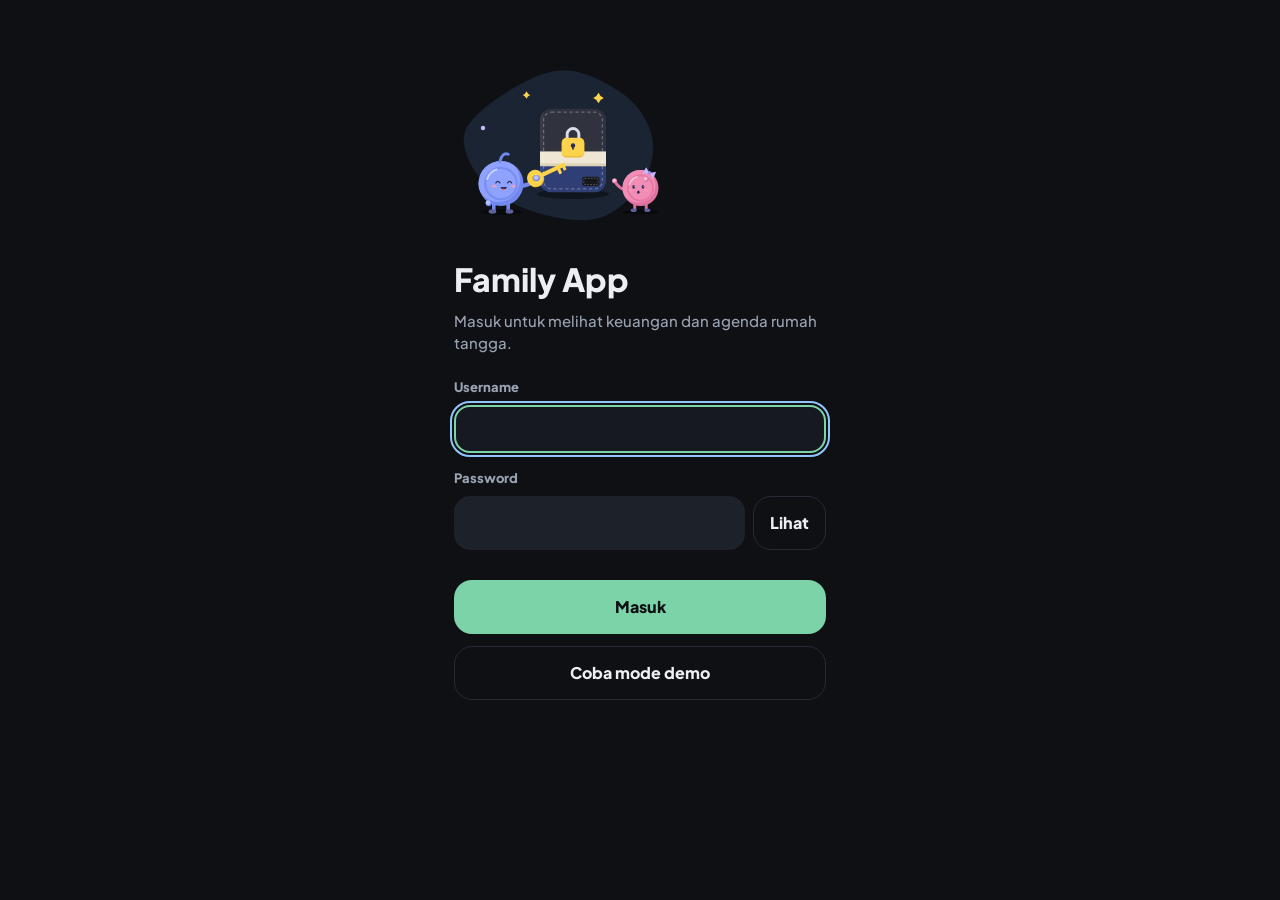
<file: public/index.html>
<!doctype html>
<html lang="id">
<head>
  <meta charset="utf-8">
  <meta name="viewport" content="width=device-width, initial-scale=1, viewport-fit=cover">
  <meta name="theme-color" content="#0E1014">
  <meta name="color-scheme" content="dark light">
  <meta name="apple-mobile-web-app-capable" content="yes">
  <meta name="mobile-web-app-capable" content="yes">
  <meta name="apple-mobile-web-app-status-bar-style" content="black-translucent">
  <meta name="apple-mobile-web-app-title" content="Family App">
  <title>Beranda</title>
  <link rel="manifest" href="manifest.webmanifest">
  <link rel="icon" href="icons/icon.svg" type="image/svg+xml">
  <link rel="icon" href="icons/icon-32.png" sizes="32x32" type="image/png">
  <link rel="apple-touch-icon" href="icons/apple-touch-icon.png">
  <link rel="preload" href="fonts/jakarta.woff2" as="font" type="font/woff2" crossorigin>
  <link rel="stylesheet" href="shared/tokens.css">
  <link rel="stylesheet" href="shared/ilustrasi.css">
  <link rel="stylesheet" href="shared/onboarding.css">
  <link rel="stylesheet" href="shared/styles.css">
  <link rel="stylesheet" href="beranda/beranda.css">
  <link rel="stylesheet" href="shared/nav.css">
  <script>window.KANTONG_PAGE = 'beranda'; window.KANTONG_ROOT = '';</script>
</head>
<body class="br-page">
  <div id="app"></div>
  <div id="toast" class="toast" role="status" aria-live="polite"></div>
  <script src="shared/fitur.js"></script>
  <script src="shared/ilustrasi.js"></script>
  <script src="shared/core.js"></script>
  <script src="shared/base.js"></script>
  <script src="shared/ui.js"></script>
  <script src="kantong/transaksi.js"></script>
  <script src="kantong/laporan.js"></script>
  <script src="kantong/catat.js"></script>
  <script src="kantong/atur.js"></script>
  <script src="kantong/template.js"></script>
  <script src="agenda/todo.js"></script>
  <script src="agenda/agenda.js"></script>
  <script src="agenda/siklus.js"></script>
  <script src="shared/shell.js"></script>
  <script src="beranda/beranda.js"></script>
  <script src="daily-mood/data.js"></script>
  <script src="beranda/pengaturan.js"></script>
  <script src="shared/connect.js"></script>
  <script src="shared/onboarding.js"></script>
  <script src="shared/demo.js"></script>
  <script src="shared/start.js"></script>
</body>
</html>
</file>
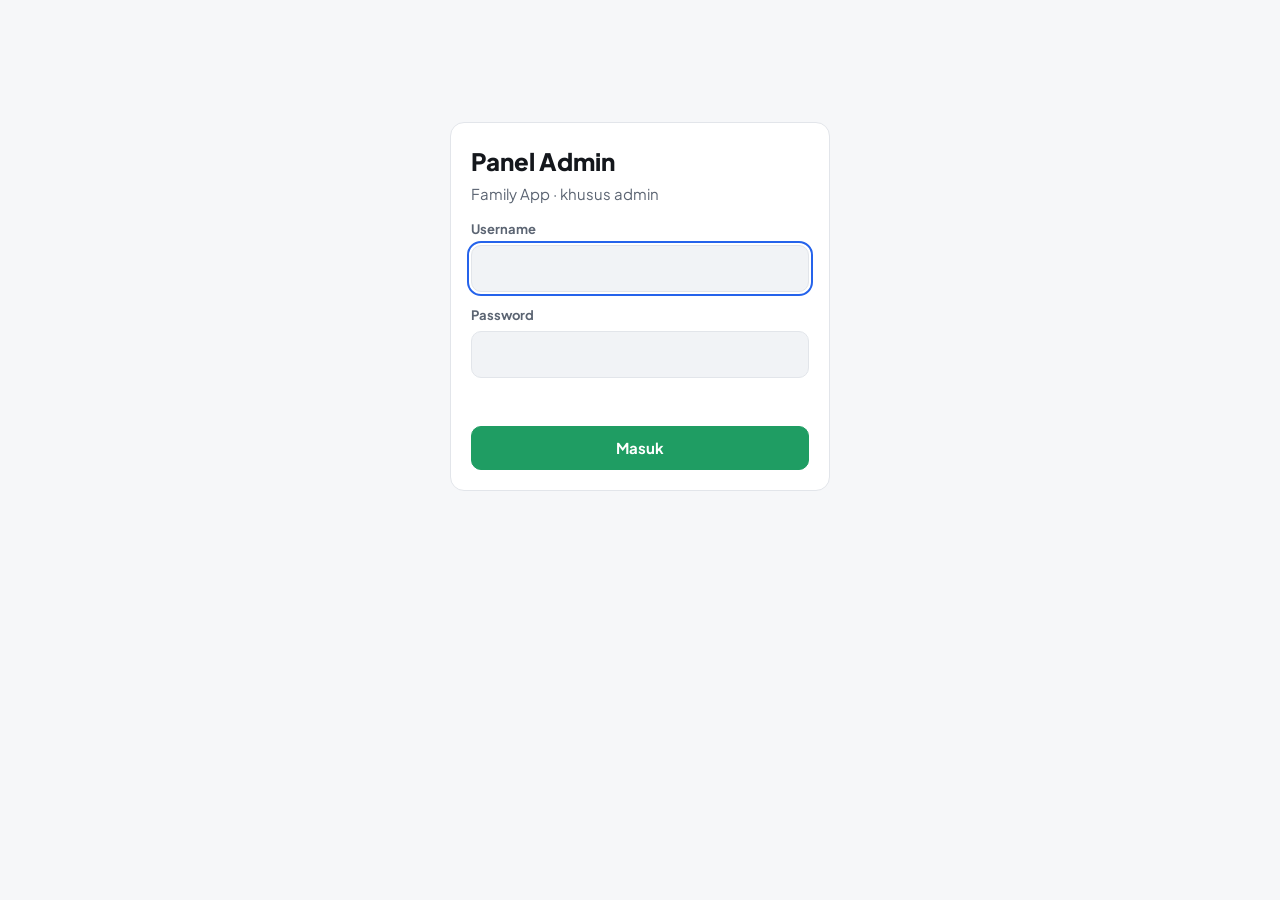
<file: public/admin/index.html>
<!doctype html>
<html lang="id">
<head>
<meta charset="utf-8">
<meta name="viewport" content="width=device-width, initial-scale=1">
<meta name="robots" content="noindex, nofollow">
<title>Panel Admin · Family App</title>
<link rel="icon" href="../icons/icon-32.png">
<style>
@font-face { font-family: 'Plus Jakarta Sans'; src: url('../fonts/jakarta.woff2') format('woff2'); font-weight: 200 800; font-display: swap; }
:root {
  --bg: #0E1014; --surface: #161920; --inset: #0E1014; --border: #262B35; --text: #ECEEF2; --muted: #9AA3B2;
  --accent: #7DD3A8; --accent-ink: #0E1014; --bad: #F87171; --warn: #FCD34D; --info: #93C5FD; --radius: 14px;
}
@media (prefers-color-scheme: light) {
  :root { --bg: #F6F7F9; --surface: #FFFFFF; --inset: #F1F3F6; --border: #E2E5EA; --text: #14171C; --muted: #5B6472;
    --accent: #1F9D63; --accent-ink: #FFFFFF; --bad: #D93636; --warn: #A86B00; --info: #2563EB; }
}
* { box-sizing: border-box; }
body { margin: 0; background: var(--bg); color: var(--text); font: 15px/1.5 'Plus Jakarta Sans', system-ui, sans-serif; }
.wrap { max-width: 960px; margin: 0 auto; padding: 32px 16px 64px; }
h1 { font-size: 24px; font-weight: 800; margin: 0; }
.muted { color: var(--muted); }
.card { background: var(--surface); border: 1px solid var(--border); border-radius: var(--radius); padding: 20px; }
.login { max-width: 380px; margin: 10vh auto 0; }
.login h1 { margin-bottom: 4px; }
label { display: block; font-size: 13px; font-weight: 700; color: var(--muted); margin: 14px 0 6px; }
input[type=text], input[type=password] { width: 100%; padding: 11px 14px; border-radius: 10px; border: 1px solid var(--border);
  background: var(--inset); color: var(--text); font: inherit; }
input:focus-visible, button:focus-visible { outline: 2px solid var(--info); outline-offset: 2px; }
.btn { display: inline-flex; align-items: center; justify-content: center; gap: 6px; padding: 10px 16px; border-radius: 10px;
  border: 1px solid var(--border); background: transparent; color: var(--text); font: inherit; font-weight: 700; cursor: pointer; min-height: 40px; }
.btn.primary { background: var(--accent); color: var(--accent-ink); border-color: var(--accent); }
.btn.danger { color: var(--bad); }
.btn.sm { padding: 6px 10px; min-height: 32px; font-size: 13px; }
.btn:disabled { opacity: .5; cursor: default; }
.full { width: 100%; margin-top: 18px; }
.err { color: var(--bad); font-size: 14px; min-height: 20px; margin-top: 10px; }
.top { display: flex; align-items: center; justify-content: space-between; gap: 12px; flex-wrap: wrap; margin-bottom: 20px; }
.top .act { display: flex; gap: 8px; }
table { width: 100%; border-collapse: collapse; }
th { text-align: left; font-size: 12px; text-transform: uppercase; letter-spacing: .04em; color: var(--muted); font-weight: 700; padding: 0 10px 10px; }
td { padding: 12px 10px; border-top: 1px solid var(--border); vertical-align: middle; }
td.aksi { text-align: right; white-space: nowrap; }
td.aksi .btn { margin-left: 4px; }
.badge { display: inline-block; font-size: 12px; font-weight: 700; padding: 2px 8px; border-radius: 99px; border: 1px solid currentColor; margin-right: 4px; }
.b-on { color: var(--accent); } .b-off { color: var(--muted); } .b-admin { color: var(--info); } .b-lock { color: var(--warn); }
dialog { border: 1px solid var(--border); border-radius: var(--radius); background: var(--surface); color: var(--text); padding: 24px; width: min(440px, calc(100% - 32px)); }
dialog::backdrop { background: rgba(0,0,0,.55); }
dialog h2 { margin: 0 0 4px; font-size: 18px; }
.check { display: flex; align-items: center; gap: 8px; font-weight: 600; color: var(--text); font-size: 14px; margin-top: 14px; }
.row { display: flex; gap: 8px; justify-content: flex-end; margin-top: 22px; }
.pw { font: 700 22px/1.2 ui-monospace, Menlo, monospace; letter-spacing: .06em; background: var(--inset); border: 1px dashed var(--border);
  border-radius: 10px; padding: 14px; text-align: center; margin: 16px 0 8px; user-select: all; word-break: break-all; }
.toast { position: fixed; left: 50%; bottom: 24px; transform: translateX(-50%); background: var(--text); color: var(--bg); padding: 10px 16px;
  border-radius: 10px; font-weight: 600; font-size: 14px; opacity: 0; transition: opacity .2s; pointer-events: none; }
.toast.on { opacity: 1; }
h2.sec { font-size: 16px; font-weight: 800; margin: 28px 0 10px; }
h2.sec:first-of-type { margin-top: 0; }
.mj { display: flex; align-items: center; justify-content: space-between; gap: 12px; padding: 12px 0; border-top: 1px solid var(--border); margin: 0; }
.mj select { min-height: 40px; padding: 0 10px; border-radius: 10px; border: 1px solid var(--border); background: var(--surface, transparent); color: inherit; font: inherit; }
.fitur { display: grid; grid-template-columns: repeat(auto-fill, minmax(200px, 1fr)); gap: 0 24px; }
.fitur label { display: flex; align-items: center; justify-content: space-between; gap: 12px; margin: 0; padding: 12px 0; border-top: 1px solid var(--border); cursor: pointer; }
.fitur label span b { display: block; color: var(--text); font-size: 15px; }
.fitur label span small { font-weight: 600; font-size: 13px; }
.sw { appearance: none; -webkit-appearance: none; flex: none; width: 44px; height: 26px; border-radius: 99px; background: var(--border); position: relative; cursor: pointer; transition: background .15s; margin: 0; }
.sw::after { content: ''; position: absolute; top: 3px; left: 3px; width: 20px; height: 20px; border-radius: 50%; background: #fff; transition: transform .15s; }
.sw:checked { background: var(--accent); }
.sw:checked::after { transform: translateX(18px); }
.sw:disabled { opacity: .5; }
@media (max-width: 700px) {
  thead { display: none; }
  tr { display: block; border-top: 1px solid var(--border); padding: 12px 0; }
  td { display: block; border: 0; padding: 2px 0; }
  td.aksi { text-align: left; padding-top: 10px; white-space: normal; }
  td.aksi .btn { margin: 4px 4px 0 0; }
  .card { padding: 16px; }
}
</style>
</head>
<body>
<main class="wrap" id="app"></main>
<div class="toast" id="toast" role="status" aria-live="polite"></div>

<dialog id="dlg-akun">
  <form id="f-akun" method="dialog" novalidate>
    <h2 id="f-judul">Tambah akun</h2>
    <p class="muted" id="f-sub" style="margin:0">Password dibuat otomatis dan tampil sekali.</p>
    <label for="f-uid">ID user</label>
    <input type="text" id="f-uid" autocomplete="off" autocapitalize="none" spellcheck="false" placeholder="mis. febie">
    <label for="f-nama">Nama tampilan</label>
    <input type="text" id="f-nama" autocomplete="off" placeholder="mis. Febie">
    <label for="f-uname">Username login</label>
    <input type="text" id="f-uname" autocomplete="off" autocapitalize="none" spellcheck="false" placeholder="mis. febie">
    <label class="check"><input type="checkbox" id="f-aktif" checked> Akun aktif (boleh login)</label>
    <label class="check"><input type="checkbox" id="f-admin"> Admin (boleh buka panel ini)</label>
    <div class="err" id="f-err" role="alert"></div>
    <div class="row"><button type="button" class="btn" data-close>Batal</button><button type="submit" class="btn primary" id="f-simpan">Simpan</button></div>
  </form>
</dialog>

<dialog id="dlg-pw">
  <h2>Password sementara</h2>
  <p class="muted" style="margin:0" id="pw-untuk"></p>
  <div class="pw" id="pw-isi"></div>
  <p class="muted" style="font-size:13px;margin:0">Kirim ke user lewat jalur pribadi. Saat login, user <b>wajib membuat password baru sendiri</b>, jadi password ini langsung tidak berlaku setelah dipakai. Tidak bisa dilihat lagi setelah jendela ditutup.</p>
  <div class="row"><button type="button" class="btn" id="pw-salin">Salin</button><button type="button" class="btn primary" data-close>Selesai</button></div>
</dialog>

<script src="../shared/fitur.js"></script>
<script>
'use strict';
var API = window.KANTONG_API || 'https://serskylzlevhjidqrvjm.supabase.co/functions/v1/kantong';
var KEY = 'admin_token';
var S = { token: get(), saya: '', akun: [], fitur: null, manajer: null };
function get() { try { return sessionStorage.getItem(KEY) || ''; } catch (e) { return ''; } }
function put(v) { try { v ? sessionStorage.setItem(KEY, v) : sessionStorage.removeItem(KEY); } catch (e) {} }
function $(s) { return document.querySelector(s); }
function $$mj() { return Array.prototype.slice.call(document.querySelectorAll('[data-mj]')); }
function esc(v) { return String(v == null ? '' : v).replace(/[&<>"']/g, function (c) { return '&#' + c.charCodeAt(0) + ';'; }); }
function toast(m) { var t = $('#toast'); t.textContent = m; t.classList.add('on'); clearTimeout(toast.t); toast.t = setTimeout(function () { t.classList.remove('on'); }, 2400); }
function waktu(iso) {
  if (!iso) return '–';
  var d = new Date(iso);
  return d.toLocaleString('id-ID', { day: 'numeric', month: 'short', hour: '2-digit', minute: '2-digit' });
}

function call(action, payload) {
  return fetch(API, { method: 'POST', headers: { 'Content-Type': 'text/plain;charset=utf-8' },
    body: JSON.stringify({ token: S.token, action: action, payload: payload || {} }) })
    .then(function (r) { if (!r.ok) throw new Error('Server membalas ' + r.status); return r.json(); },
          function () { throw new Error('Tidak ada koneksi internet'); })
    .then(function (j) {
      if (!j.ok) {
        if (j.code === 'GANTI_PW') { renderGantiPw('', true); }
        if (j.code === 'AUTH') { put(''); S.token = ''; renderLogin('Sesi berakhir atau akun bukan admin.'); }
        var e = new Error(j.error || 'Gagal'); e.code = j.code; throw e;
      }
      return j.data;
    });
}
function admin(aksi, data) { return call('admin', { aksi: aksi, data: data || {} }); }

// ---------- login ----------
function renderLogin(pesan) {
  $('#app').innerHTML = '<form class="card login" id="f-login" novalidate>' +
    '<h1>Panel Admin</h1><p class="muted" style="margin:0">Family App · khusus admin</p>' +
    '<label for="l-user">Username</label><input type="text" id="l-user" autocomplete="username" autocapitalize="none" spellcheck="false">' +
    '<label for="l-pass">Password</label><input type="password" id="l-pass" autocomplete="current-password">' +
    '<div class="err" id="l-err" role="alert">' + esc(pesan || '') + '</div>' +
    '<button class="btn primary full" id="l-btn">Masuk</button></form>';
  $('#l-user').focus();
  $('#f-login').addEventListener('submit', function (ev) {
    ev.preventDefault();
    var u = $('#l-user').value.trim().toLowerCase(), p = $('#l-pass').value, btn = $('#l-btn');
    if (!u || !p) { $('#l-err').textContent = 'Isi username dan password.'; return; }
    btn.disabled = true; btn.textContent = 'Masuk…'; $('#l-err').textContent = '';
    S.token = '';
    call('login', { username: u, password: p }).then(function (d) {
      if (!d.admin) {
        S.token = d.token; call('logout').catch(function () {}); S.token = '';
        throw new Error('Akun ini bukan admin.');
      }
      S.token = d.token;
      if (d.wajib_ganti) return renderGantiPw(p, true);
      put(d.token); muat();
    }).catch(function (e) {
      btn.disabled = false; btn.textContent = 'Masuk';
      $('#l-err').textContent = e.message; $('#l-pass').value = ''; $('#l-pass').focus();
    });
  });
}

// ---------- ganti password sendiri ----------
function renderGantiPw(lama, wajib) {
  $('#app').innerHTML = '<form class="card login" id="f-pw" novalidate>' +
    '<h1>' + (wajib ? 'Buat password baru' : 'Ubah password') + '</h1><p class="muted" style="margin:0">' +
    (wajib ? 'Password kamu masih sementara. Buat password sendiri untuk lanjut.' : 'Perangkat lain otomatis keluar.') + '</p>' +
    (lama ? '' : '<label for="p-lama">Password sekarang</label><input type="password" id="p-lama" autocomplete="current-password">') +
    '<label for="p-baru">Password baru</label><input type="password" id="p-baru" autocomplete="new-password">' +
    '<label for="p-ulang">Ulangi password baru</label><input type="password" id="p-ulang" autocomplete="new-password">' +
    '<p class="muted" style="font-size:13px;margin:8px 0 0">Minimal 8 karakter.</p>' +
    '<div class="err" id="p-err" role="alert"></div>' +
    '<button class="btn primary full" id="p-btn">Simpan password</button>' +
    '<button type="button" class="btn full" id="p-batal" style="margin-top:8px">Batal</button></form>';
  (lama ? $('#p-baru') : $('#p-lama')).focus();
  $('#p-batal').onclick = function () {
    if (wajib) { call('logout').catch(function () {}); put(''); S.token = ''; renderLogin(); } else muat();
  };
  $('#f-pw').addEventListener('submit', function (ev) {
    ev.preventDefault();
    var l = lama || $('#p-lama').value, b = $('#p-baru').value, u = $('#p-ulang').value, err = $('#p-err'), btn = $('#p-btn');
    if (!l) { err.textContent = 'Isi password sekarang.'; return; }
    if (b.length < 8) { err.textContent = 'Password baru minimal 8 karakter.'; return; }
    if (b !== u) { err.textContent = 'Ulangi password tidak sama.'; return; }
    btn.disabled = true; err.textContent = '';
    call('password.ganti', { lama: l, baru: b }).then(function () { put(S.token); toast('Password tersimpan'); muat(); })
      .catch(function (e) { btn.disabled = false; err.textContent = e.message; });
  });
}

// ---------- muat: fitur + akun ----------
function muat() {
  return Promise.all([admin('list'), admin('fitur').catch(function () { return { fitur: null }; }),
    admin('manajer').catch(function () { return null; })]).then(function (r) {
    S.saya = r[0].saya; S.akun = r[0].akun; S.fitur = r[1].fitur; S.manajer = r[2]; renderDaftar();
  }).catch(function (e) { if (e.code !== 'AUTH') toast(e.message); });
}
// Fitur aktif untuk seluruh rumah tangga. Daftar & keterangan dari registry yang sama dengan app (shared/fitur.js).
function fiturHtml() {
  if (!S.fitur) return '<div class="card"><p class="muted" style="margin:0">Setelan fitur belum tersedia di server.</p></div>';
  return '<div class="card"><p class="muted" style="margin:0 0 8px;font-size:14px">Fitur yang dimatikan hilang dari menu semua user. Datanya tetap tersimpan dan muncul lagi saat dinyalakan.</p>' +
    '<div class="fitur">' + Fitur.DAFTAR.map(function (f) {
      return '<label><span><b>' + esc(f.nama) + '</b><small class="muted">' + esc(f.ket) + '</small></span>' +
        '<input type="checkbox" class="sw" data-fitur="' + f.id + '"' + (S.fitur[f.id] !== false ? ' checked' : '') + ' aria-label="' + esc(f.nama) + ' aktif"></label>';
    }).join('') + '</div></div>';
}
// Manajer keuangan buku Bersama: hanya dia yang memilih template kategori & budget 40:30:20:10 buku itu.
function manajerHtml() {
  if (!S.manajer) return '<div class="card"><p class="muted" style="margin:0">Setelan manajer keuangan belum tersedia di server (jalankan migrasi template kategori).</p></div>';
  return '<div class="card"><p class="muted" style="margin:0 0 8px;font-size:14px">Manajer memilih template kategori dan mengatur budget 40:30:20:10 buku bersama. Kosongkan untuk memunculkan lagi layar pilih manajer di app.</p>' +
    S.manajer.buku.map(function (b) {
      return '<label class="mj"><b>' + esc(b.nama) + '</b><select data-mj="' + esc(b.id) + '"><option value="">Belum dipilih</option>' +
        S.manajer.users.map(function (u) { return '<option value="' + esc(u.id) + '"' + (u.id === b.manajer ? ' selected' : '') + '>' + esc(u.nama || u.id) + '</option>'; }).join('') + '</select></label>';
    }).join('') + '</div>';
}
function ubahManajer(ev) {
  var sel = ev.target.closest('[data-mj]'); if (!sel) return;
  sel.disabled = true;
  admin('manajer', { buku: sel.dataset.mj, user: sel.value }).then(function (d) {
    S.manajer = d; sel.disabled = false; toast('Manajer keuangan disimpan. Berlaku di HP setelah sinkron berikutnya.');
  }).catch(function (e) { sel.disabled = false; toast(e.message); muat(); });
}
function ubahFitur(ev) {
  var c = ev.target.closest('[data-fitur]'); if (!c) return;
  var baru = {}; Fitur.DAFTAR.forEach(function (f) { baru[f.id] = S.fitur[f.id] !== false; });
  var id = c.dataset.fitur, nama = Fitur.info(id).nama;
  baru[id] = c.checked; c.disabled = true;
  admin('fitur', { fitur: baru }).then(function (d) {
    S.fitur = d.fitur; c.disabled = false;
    toast(nama + (c.checked ? ' dinyalakan' : ' dimatikan') + '. Berlaku di HP setelah sinkron berikutnya.');
  }).catch(function (e) { c.checked = !c.checked; c.disabled = false; toast(e.message); });
}
function renderDaftar() {
  var baris = S.akun.map(function (a) {
    var status = !a.punya_login ? '<span class="badge b-off">Belum ada login</span>'
      : (a.aktif ? '<span class="badge b-on">Aktif</span>' : '<span class="badge b-off">Nonaktif</span>') +
        (a.admin ? '<span class="badge b-admin">Admin</span>' : '') + (a.terkunci ? '<span class="badge b-lock">Terkunci</span>' : '') +
        (a.wajib_ganti ? '<span class="badge b-lock">Password sementara</span>' : '');
    var saya = a.user_id === S.saya;
    var aksi = !a.punya_login
      ? '<button class="btn sm" data-a="buat" data-id="' + esc(a.user_id) + '">Buat login</button>'
      : '<button class="btn sm" data-a="ubah" data-id="' + esc(a.user_id) + '">Ubah</button>' +
        '<button class="btn sm" data-a="reset" data-id="' + esc(a.user_id) + '">Reset password</button>' +
        (a.sesi && !saya ? '<button class="btn sm" data-a="cabut" data-id="' + esc(a.user_id) + '">Keluarkan semua HP</button>' : '') +
        (saya ? '' : '<button class="btn sm danger" data-a="hapus" data-id="' + esc(a.user_id) + '">Hapus</button>');
    return '<tr><td><b>' + esc(a.nama || a.user_id) + '</b>' + (saya ? ' <span class="muted">(kamu)</span>' : '') +
      '<div class="muted" style="font-size:13px">id: ' + esc(a.user_id) + '</div></td>' +
      '<td>' + (a.username ? esc(a.username) : '<span class="muted">–</span>') + '</td>' +
      '<td>' + status + '</td>' +
      '<td><span class="muted" style="font-size:13px">' + a.sesi + ' perangkat · ' + waktu(a.terakhir) + '</span></td>' +
      '<td class="aksi">' + aksi + '</td></tr>';
  }).join('');
  $('#app').innerHTML = '<div class="top"><div><h1>Panel Admin</h1><p class="muted" style="margin:0">Family App</p></div>' +
    '<div class="act"><button class="btn" id="ubahpw">Ubah password saya</button><button class="btn" id="keluar">Keluar</button></div></div>' +
    '<h2 class="sec">Fitur</h2>' + fiturHtml() +
    '<h2 class="sec" style="margin-top:28px">Manajer keuangan</h2>' + manajerHtml() +
    '<div class="top" style="margin:28px 0 10px"><div><h2 class="sec" style="margin:0">Akun</h2><p class="muted" style="margin:0;font-size:14px">' + S.akun.length + ' user · ' +
      S.akun.filter(function (a) { return a.aktif; }).length + ' aktif</p></div><button class="btn primary" id="tambah">+ Tambah akun</button></div>' +
    '<div class="card"><table><thead><tr><th>User</th><th>Username</th><th>Status</th><th>Sesi · terakhir aktif</th><th></th></tr></thead>' +
    '<tbody>' + baris + '</tbody></table></div>';
  $('#tambah').onclick = function () { bukaForm(null); };
  $('#ubahpw').onclick = function () { renderGantiPw('', false); };
  $('#keluar').onclick = function () { call('logout').catch(function () {}); put(''); S.token = ''; renderLogin(); };
  $('#app').querySelector('tbody').addEventListener('click', aksiBaris);
  var fl = $('#app').querySelector('.fitur'); if (fl) fl.addEventListener('change', ubahFitur);
  $$mj().forEach(function (x) { x.addEventListener('change', ubahManajer); });
}
function cari(id) { return S.akun.filter(function (a) { return a.user_id === id; })[0]; }

function aksiBaris(ev) {
  var b = ev.target.closest('[data-a]'); if (!b) return;
  var a = cari(b.dataset.id), nama = a.nama || a.user_id;
  if (b.dataset.a === 'buat' || b.dataset.a === 'ubah') return bukaForm(a);
  if (b.dataset.a === 'reset') {
    if (!confirm('Buat password sementara untuk ' + nama + '? Password lama langsung tidak berlaku, semua HP-nya keluar, dan ia wajib membuat password baru saat login.')) return;
    b.disabled = true;
    admin('reset', { user_id: a.user_id }).then(function (d) { tampilPw(nama, a.username, d.password); muat(); })
      .catch(function (e) { b.disabled = false; toast(e.message); });
  }
  if (b.dataset.a === 'cabut') {
    if (!confirm('Keluarkan ' + nama + ' dari semua perangkat?')) return;
    admin('cabut', { user_id: a.user_id }).then(function () { toast('Semua sesi ' + nama + ' dicabut'); muat(); }).catch(function (e) { toast(e.message); });
  }
  if (b.dataset.a === 'hapus') {
    if (!confirm('Hapus login ' + nama + '? Data keuangan & catatannya tetap tersimpan; hanya akses login yang dihapus.')) return;
    admin('hapus', { user_id: a.user_id }).then(function () { toast('Login ' + nama + ' dihapus'); muat(); }).catch(function (e) { toast(e.message); });
  }
}

// ---------- form tambah/ubah ----------
var edit = null;
function bukaForm(a) {
  edit = a;
  var ada = !!(a && a.punya_login);
  $('#f-judul').textContent = !a ? 'Tambah akun' : ada ? 'Ubah akun ' + (a.nama || a.user_id) : 'Buat login ' + (a.nama || a.user_id);
  $('#f-sub').textContent = ada ? 'Untuk ganti password, pakai tombol Reset password.' : 'Password sementara dibuat otomatis; user wajib menggantinya saat login pertama.';
  $('#f-uid').value = a ? a.user_id : ''; $('#f-uid').disabled = !!a;
  $('#f-nama').value = a ? a.nama : '';
  $('#f-uname').value = a && a.username ? a.username : (a ? a.user_id : '');
  $('#f-aktif').checked = ada ? a.aktif : true;
  $('#f-admin').checked = ada ? a.admin : false;
  var saya = a && a.user_id === S.saya;
  $('#f-aktif').disabled = saya; $('#f-admin').disabled = saya;
  $('#f-err').textContent = '';
  $('#dlg-akun').showModal();
  (a ? $('#f-nama') : $('#f-uid')).focus();
}
$('#f-akun').addEventListener('submit', function (ev) {
  ev.preventDefault();
  var data = { user_id: $('#f-uid').value.trim().toLowerCase(), nama: $('#f-nama').value.trim(),
    username: $('#f-uname').value.trim().toLowerCase(), aktif: $('#f-aktif').checked, admin: $('#f-admin').checked };
  if (!data.user_id || !data.username) { $('#f-err').textContent = 'ID user dan username wajib diisi.'; return; }
  var btn = $('#f-simpan'); btn.disabled = true;
  admin('simpan', data).then(function (d) {
    btn.disabled = false; $('#dlg-akun').close();
    if (d.password) tampilPw(data.nama || data.user_id, data.username, d.password); else toast('Tersimpan');
    muat();
  }).catch(function (e) { btn.disabled = false; $('#f-err').textContent = e.message; });
});

// ---------- password sekali tampil ----------
function tampilPw(nama, username, pw) {
  $('#pw-untuk').textContent = nama + ' · username: ' + username;
  $('#pw-isi').textContent = pw;
  $('#dlg-pw').showModal();
}
$('#pw-salin').onclick = function () {
  var t = $('#pw-isi').textContent;
  (navigator.clipboard ? navigator.clipboard.writeText(t) : Promise.reject()).then(function () { toast('Password disalin'); },
    function () { toast('Salin manual: tekan lama teksnya'); });
};
$('#dlg-pw').addEventListener('close', function () { $('#pw-isi').textContent = ''; });
document.querySelectorAll('[data-close]').forEach(function (b) { b.onclick = function () { b.closest('dialog').close(); }; });

if (S.token) muat(); else renderLogin();
</script>
</body>
</html>
</file>
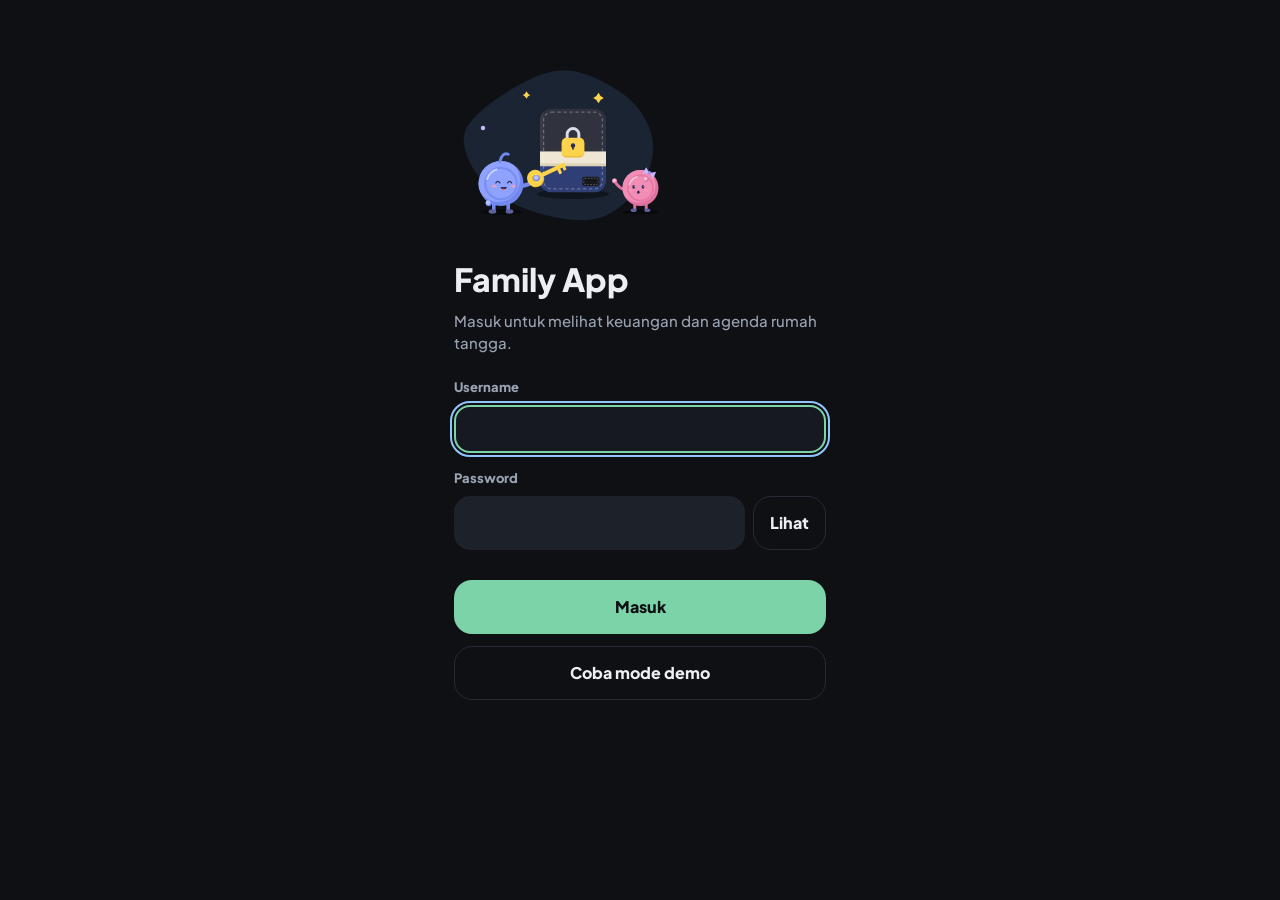
<file: public/agenda/index.html>
<!doctype html>
<html lang="id">
<head>
  <meta charset="utf-8">
  <meta name="viewport" content="width=device-width, initial-scale=1, viewport-fit=cover">
  <meta name="theme-color" content="#0E1014">
  <meta name="color-scheme" content="dark light">
  <meta name="apple-mobile-web-app-capable" content="yes">
  <meta name="mobile-web-app-capable" content="yes">
  <meta name="apple-mobile-web-app-status-bar-style" content="black-translucent">
  <meta name="apple-mobile-web-app-title" content="Family App">
  <title>Agenda</title>
  <link rel="manifest" href="../manifest.webmanifest">
  <link rel="icon" href="../icons/icon.svg" type="image/svg+xml">
  <link rel="icon" href="../icons/icon-32.png" sizes="32x32" type="image/png">
  <link rel="apple-touch-icon" href="../icons/apple-touch-icon.png">
  <link rel="preload" href="../fonts/jakarta.woff2" as="font" type="font/woff2" crossorigin>
  <link rel="stylesheet" href="../shared/tokens.css">
  <link rel="stylesheet" href="../shared/ilustrasi.css">
  <link rel="stylesheet" href="../shared/onboarding.css">
  <link rel="stylesheet" href="../shared/styles.css">
  <link rel="stylesheet" href="../beranda/beranda.css">
  <link rel="stylesheet" href="../shared/nav.css">
  <script>window.KANTONG_PAGE = 'agenda'; window.KANTONG_ROOT = '../';</script>
</head>
<body class="br-page">
  <div id="app"></div>
  <div id="toast" class="toast" role="status" aria-live="polite"></div>
  <script src="../shared/fitur.js"></script>
  <script src="../shared/ilustrasi.js"></script>
  <script src="../shared/core.js"></script>
  <script src="../shared/base.js"></script>
  <script src="../shared/ui.js"></script>
  <script src="../kantong/transaksi.js"></script>
  <script src="../kantong/laporan.js"></script>
  <script src="../kantong/catat.js"></script>
  <script src="../kantong/atur.js"></script>
  <script src="../kantong/template.js"></script>
  <script src="../agenda/todo.js"></script>
  <script src="../agenda/agenda.js"></script>
  <script src="../agenda/siklus.js"></script>
  <script src="../shared/shell.js"></script>
  <script src="../beranda/beranda.js"></script>
  <script src="../daily-mood/data.js"></script>
  <script src="../beranda/pengaturan.js"></script>
  <script src="../shared/connect.js"></script>
  <script src="../shared/onboarding.js"></script>
  <script src="../shared/demo.js"></script>
  <script src="../shared/start.js"></script>
</body>
</html>
</file>
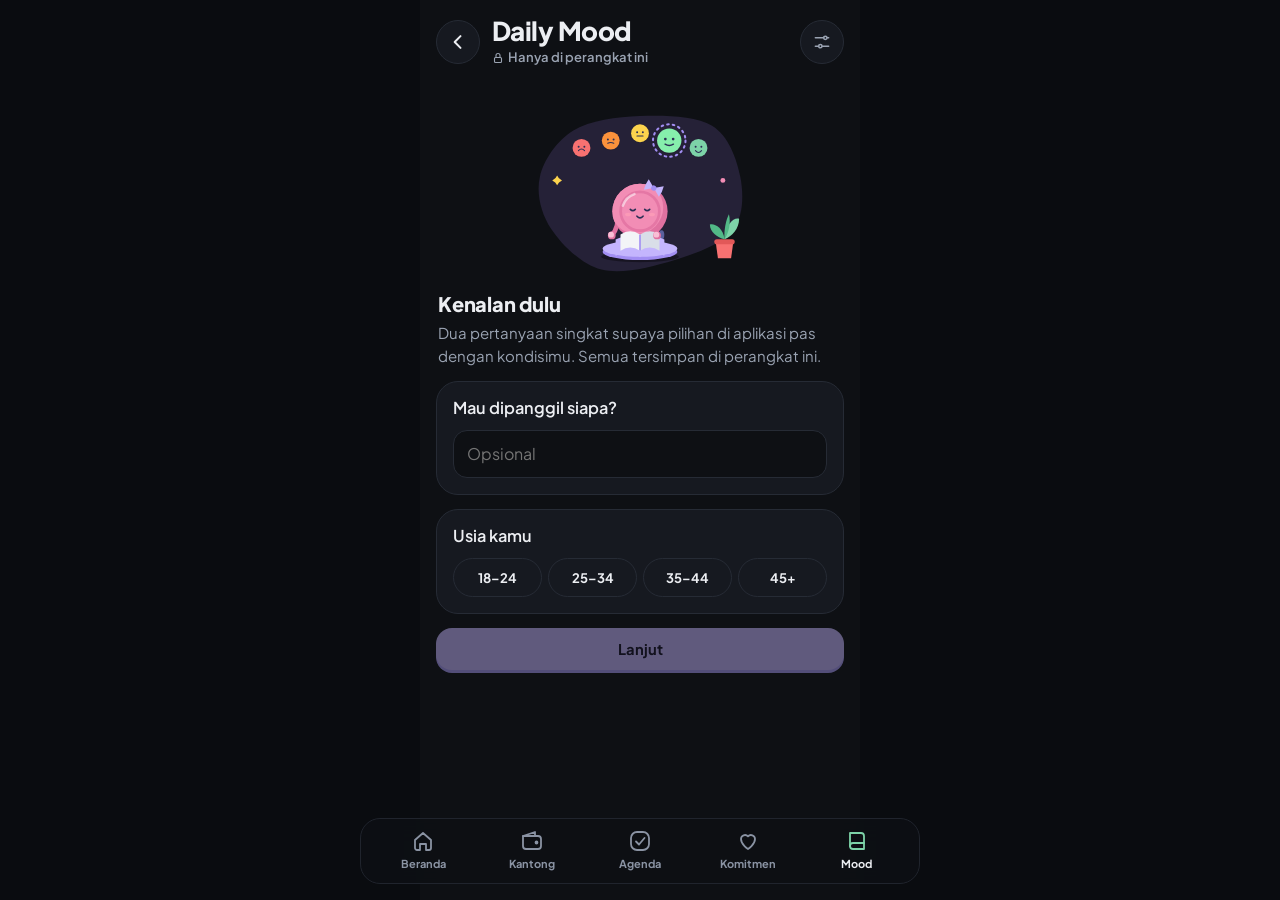
<file: public/daily-mood/index.html>
<!doctype html>
<html lang="id">
<head>
  <meta charset="utf-8">
  <meta name="viewport" content="width=device-width, initial-scale=1, viewport-fit=cover">
  <meta name="theme-color" content="#0E1014">
  <meta name="color-scheme" content="dark light">
  <meta name="apple-mobile-web-app-capable" content="yes">
  <meta name="mobile-web-app-capable" content="yes">
  <meta name="apple-mobile-web-app-status-bar-style" content="black-translucent">
  <meta name="apple-mobile-web-app-title" content="Family App">
  <title>Daily Mood</title>
  <link rel="manifest" href="../manifest.webmanifest">
  <link rel="icon" href="../icons/icon.svg" type="image/svg+xml">
  <link rel="icon" href="../icons/icon-32.png" sizes="32x32" type="image/png">
  <link rel="apple-touch-icon" href="../icons/apple-touch-icon.png">
  <link rel="preload" href="../fonts/jakarta.woff2" as="font" type="font/woff2" crossorigin>
  <link rel="stylesheet" href="../shared/tokens.css">
  <link rel="stylesheet" href="../shared/ilustrasi.css">
  <link rel="stylesheet" href="styles.css">
  <link rel="stylesheet" href="berdua.css">
  <link rel="stylesheet" href="../shared/nav.css">
  <script>window.KANTONG_ROOT = '../';</script>
</head>
<body>
<div class="app">
  <header class="top">
    <a class="ph-back" href="../" aria-label="Kembali ke Beranda"><svg viewBox="0 0 24 24" fill="none" stroke="currentColor" stroke-width="2.4" stroke-linecap="round" stroke-linejoin="round"><path d="M15 5l-7 7 7 7"/></svg></a>
    <div class="ph-text"><h1>Daily Mood</h1><p class="ph-sub lock"><svg width="12" height="12" viewBox="0 0 24 24" fill="none" stroke="currentColor" stroke-width="2.2"><rect x="5" y="11" width="14" height="10" rx="2"/><path d="M8 11V7a4 4 0 0 1 8 0v4"/></svg>Memuat…</p></div>
    <a class="ph-act" href="../pengaturan/#mood" aria-label="Pengaturan Daily Mood"><svg viewBox="0 0 24 24" fill="none" stroke="currentColor" stroke-width="1.8" stroke-linecap="round" stroke-linejoin="round"><path d="M4 7h10M18 7h2M4 17h4M12 17h8"/><circle cx="16" cy="7" r="2"/><circle cx="10" cy="17" r="2"/></svg></a>
  </header>
  <nav class="tabs" id="tabs" aria-label="Bagian Daily Mood">
    <button type="button" data-tab="today">Hari ini</button>
    <button type="button" data-tab="calendar">Kalender</button>
    <button type="button" data-tab="berdua">Berdua</button>
  </nav>
  <section class="view" id="view" aria-live="polite"></section>
</div>
<div class="toast" id="toast" role="status"></div>
<script src="../shared/fitur.js"></script>
  <script src="../shared/ilustrasi.js"></script>
<script src="vendor/jspdf.umd.min.js" defer></script>
<script src="data.js" defer></script>
<script src="../shared/core.js" defer></script>
<script src="berdua.js" defer></script>
<script src="app.js" defer></script>
</body>
</html>
</file>
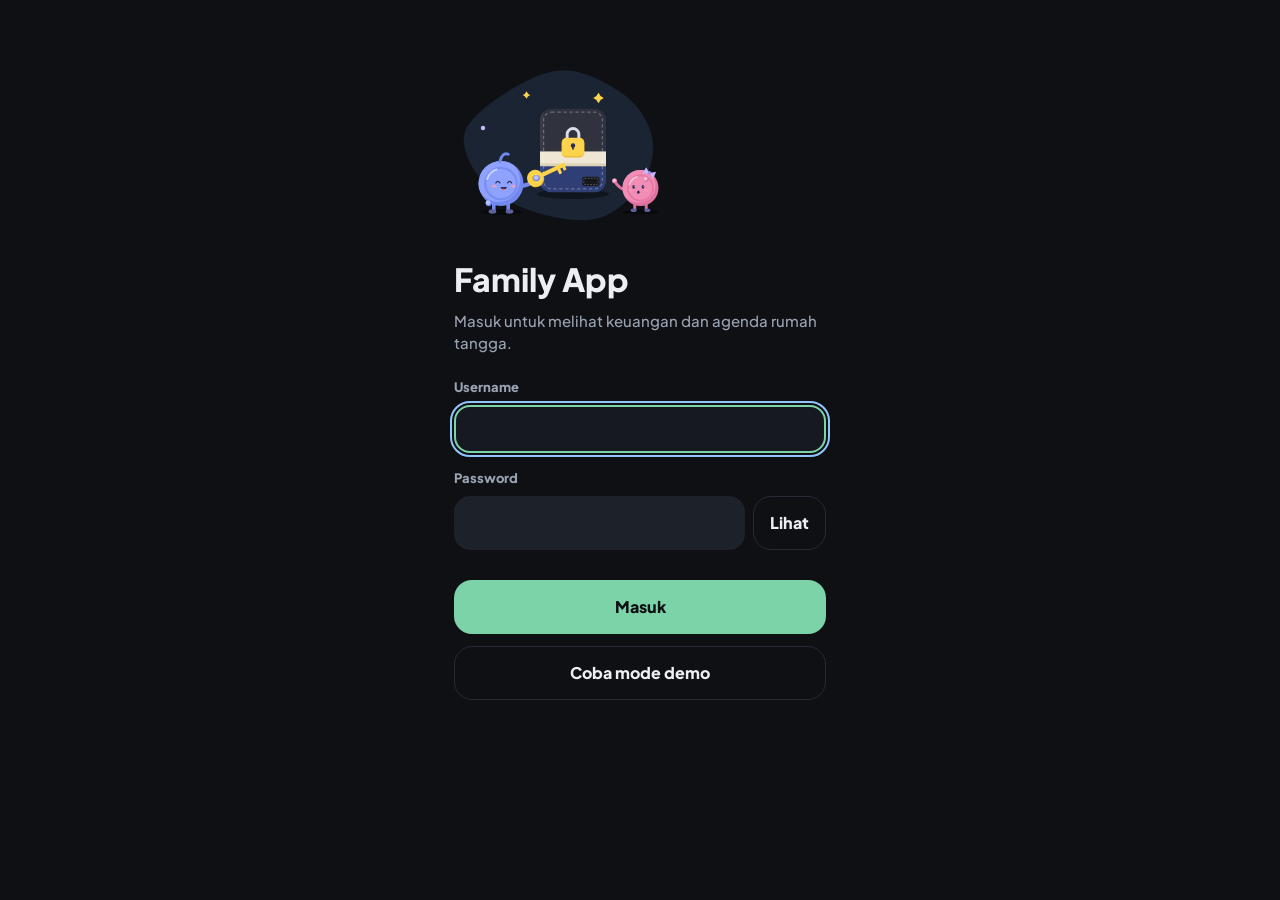
<file: public/kantong/index.html>
<!doctype html>
<html lang="id">
<head>
  <meta charset="utf-8">
  <meta name="viewport" content="width=device-width, initial-scale=1, viewport-fit=cover">
  <meta name="theme-color" content="#0E1014">
  <meta name="color-scheme" content="dark light">
  <meta name="apple-mobile-web-app-capable" content="yes">
  <meta name="mobile-web-app-capable" content="yes">
  <meta name="apple-mobile-web-app-status-bar-style" content="black-translucent">
  <meta name="apple-mobile-web-app-title" content="Kantong">
  <title>Kantong</title>
  <link rel="manifest" href="../manifest.webmanifest">
  <link rel="icon" href="../icons/icon.svg" type="image/svg+xml">
  <link rel="icon" href="../icons/icon-32.png" sizes="32x32" type="image/png">
  <link rel="apple-touch-icon" href="../icons/apple-touch-icon.png">
  <link rel="preload" href="../fonts/jakarta.woff2" as="font" type="font/woff2" crossorigin>
  <link rel="stylesheet" href="../shared/tokens.css">
  <link rel="stylesheet" href="../shared/ilustrasi.css">
  <link rel="stylesheet" href="../shared/onboarding.css">
  <link rel="stylesheet" href="../shared/styles.css">
  <link rel="stylesheet" href="../beranda/beranda.css">
  <link rel="stylesheet" href="../shared/nav.css">
  <script>window.KANTONG_PAGE = 'kantong'; window.KANTONG_ROOT = '../';</script>
</head>
<body class="br-page">
  <div id="app"></div>
  <div id="toast" class="toast" role="status" aria-live="polite"></div>
  <script src="../shared/fitur.js"></script>
  <script src="../shared/ilustrasi.js"></script>
  <script src="../shared/core.js"></script>
  <script src="../shared/base.js"></script>
  <script src="../shared/ui.js"></script>
  <script src="../kantong/transaksi.js"></script>
  <script src="../kantong/laporan.js"></script>
  <script src="../kantong/catat.js"></script>
  <script src="../kantong/atur.js"></script>
  <script src="../kantong/template.js"></script>
  <script src="../agenda/todo.js"></script>
  <script src="../agenda/agenda.js"></script>
  <script src="../agenda/siklus.js"></script>
  <script src="../shared/shell.js"></script>
  <script src="../beranda/beranda.js"></script>
  <script src="../daily-mood/data.js"></script>
  <script src="../beranda/pengaturan.js"></script>
  <script src="../shared/connect.js"></script>
  <script src="../shared/onboarding.js"></script>
  <script src="../shared/demo.js"></script>
  <script src="../shared/start.js"></script>
</body>
</html>
</file>
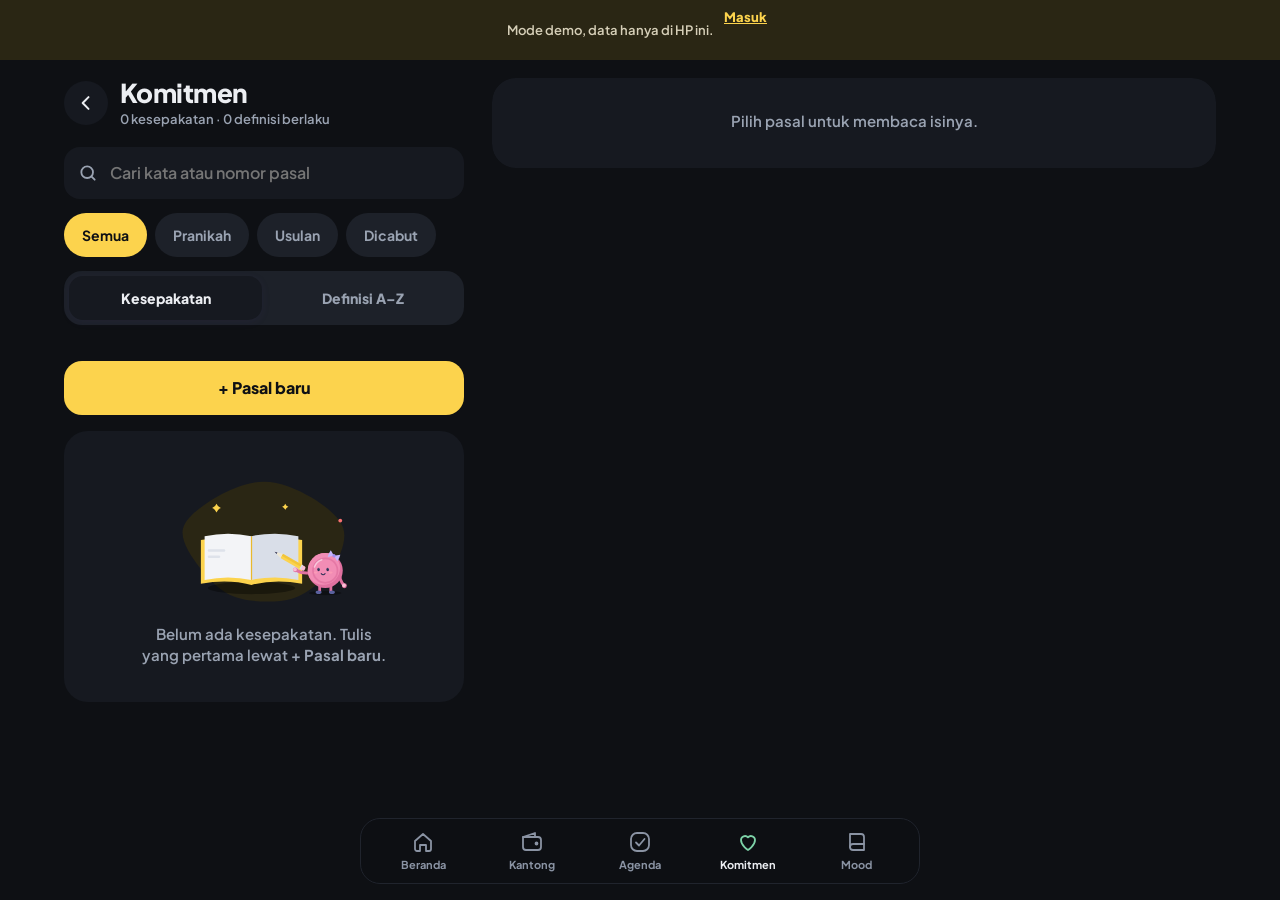
<file: public/komitmen/index.html>
<!doctype html>
<html lang="id">
<head>
  <meta charset="utf-8">
  <meta name="viewport" content="width=device-width, initial-scale=1, viewport-fit=cover">
  <meta name="theme-color" content="#0E1014">
  <meta name="color-scheme" content="dark light">
  <title>Komitmen — Family App</title>
  <link rel="icon" href="../icons/icon.svg" type="image/svg+xml">
  <link rel="manifest" href="../manifest.webmanifest">
  <link rel="preload" href="../fonts/jakarta.woff2" as="font" type="font/woff2" crossorigin>
  <link rel="stylesheet" href="../shared/tokens.css">
  <link rel="stylesheet" href="../shared/ilustrasi.css">
  <link rel="stylesheet" href="../shared/styles.css">
  <link rel="stylesheet" href="../shared/nav.css">
  <link rel="stylesheet" href="komitmen.css">
  <script>window.KANTONG_ROOT = '../';</script>
</head>
<body>
  <div id="km" class="km"></div>
  <div id="toast" class="toast" role="status" aria-live="polite"></div>
  <script src="../shared/fitur.js"></script>
  <script src="../shared/ilustrasi.js"></script>
  <script src="../shared/core.js"></script>
  <script src="komitmen.js"></script>
</body>
</html>
</file>
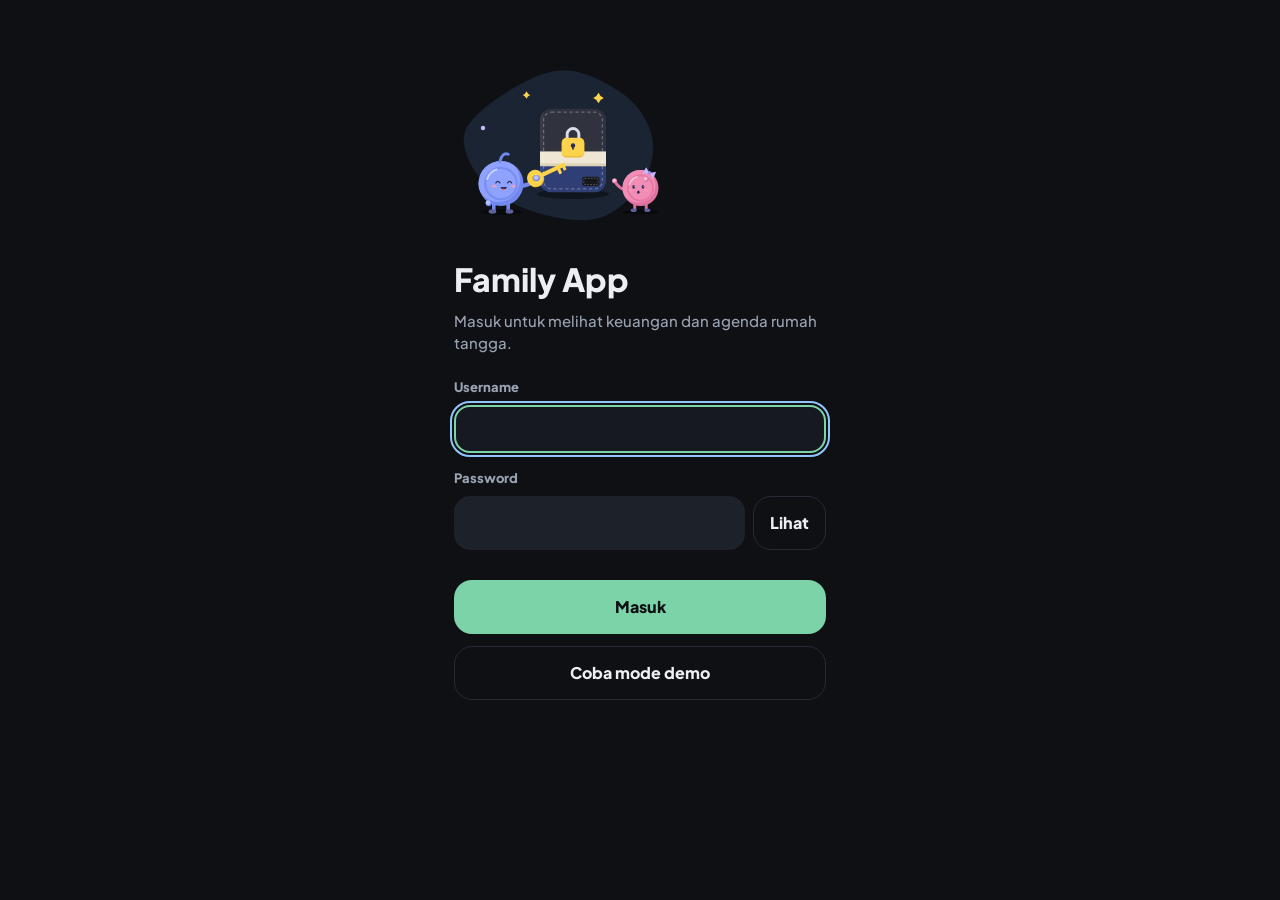
<file: public/pengaturan/index.html>
<!doctype html>
<html lang="id">
<head>
  <meta charset="utf-8">
  <meta name="viewport" content="width=device-width, initial-scale=1, viewport-fit=cover">
  <meta name="theme-color" content="#0E1014">
  <meta name="color-scheme" content="dark light">
  <meta name="apple-mobile-web-app-capable" content="yes">
  <meta name="mobile-web-app-capable" content="yes">
  <meta name="apple-mobile-web-app-status-bar-style" content="black-translucent">
  <meta name="apple-mobile-web-app-title" content="Family App">
  <title>Pengaturan</title>
  <link rel="manifest" href="../manifest.webmanifest">
  <link rel="icon" href="../icons/icon.svg" type="image/svg+xml">
  <link rel="icon" href="../icons/icon-32.png" sizes="32x32" type="image/png">
  <link rel="apple-touch-icon" href="../icons/apple-touch-icon.png">
  <link rel="preload" href="../fonts/jakarta.woff2" as="font" type="font/woff2" crossorigin>
  <link rel="stylesheet" href="../shared/tokens.css">
  <link rel="stylesheet" href="../shared/ilustrasi.css">
  <link rel="stylesheet" href="../shared/onboarding.css">
  <link rel="stylesheet" href="../shared/styles.css">
  <link rel="stylesheet" href="../beranda/beranda.css">
  <link rel="stylesheet" href="../shared/nav.css">
  <script>window.KANTONG_PAGE = 'pengaturan'; window.KANTONG_ROOT = '../';</script>
</head>
<body class="br-page">
  <div id="app"></div>
  <div id="toast" class="toast" role="status" aria-live="polite"></div>
  <script src="../shared/fitur.js"></script>
  <script src="../shared/ilustrasi.js"></script>
  <script src="../shared/core.js"></script>
  <script src="../shared/base.js"></script>
  <script src="../shared/ui.js"></script>
  <script src="../kantong/transaksi.js"></script>
  <script src="../kantong/laporan.js"></script>
  <script src="../kantong/catat.js"></script>
  <script src="../kantong/atur.js"></script>
  <script src="../kantong/template.js"></script>
  <script src="../agenda/todo.js"></script>
  <script src="../agenda/agenda.js"></script>
  <script src="../agenda/siklus.js"></script>
  <script src="../shared/shell.js"></script>
  <script src="../beranda/beranda.js"></script>
  <script src="../daily-mood/data.js"></script>
  <script src="../beranda/pengaturan.js"></script>
  <script src="../shared/connect.js"></script>
  <script src="../shared/onboarding.js"></script>
  <script src="../shared/demo.js"></script>
  <script src="../shared/start.js"></script>
</body>
</html>
</file>
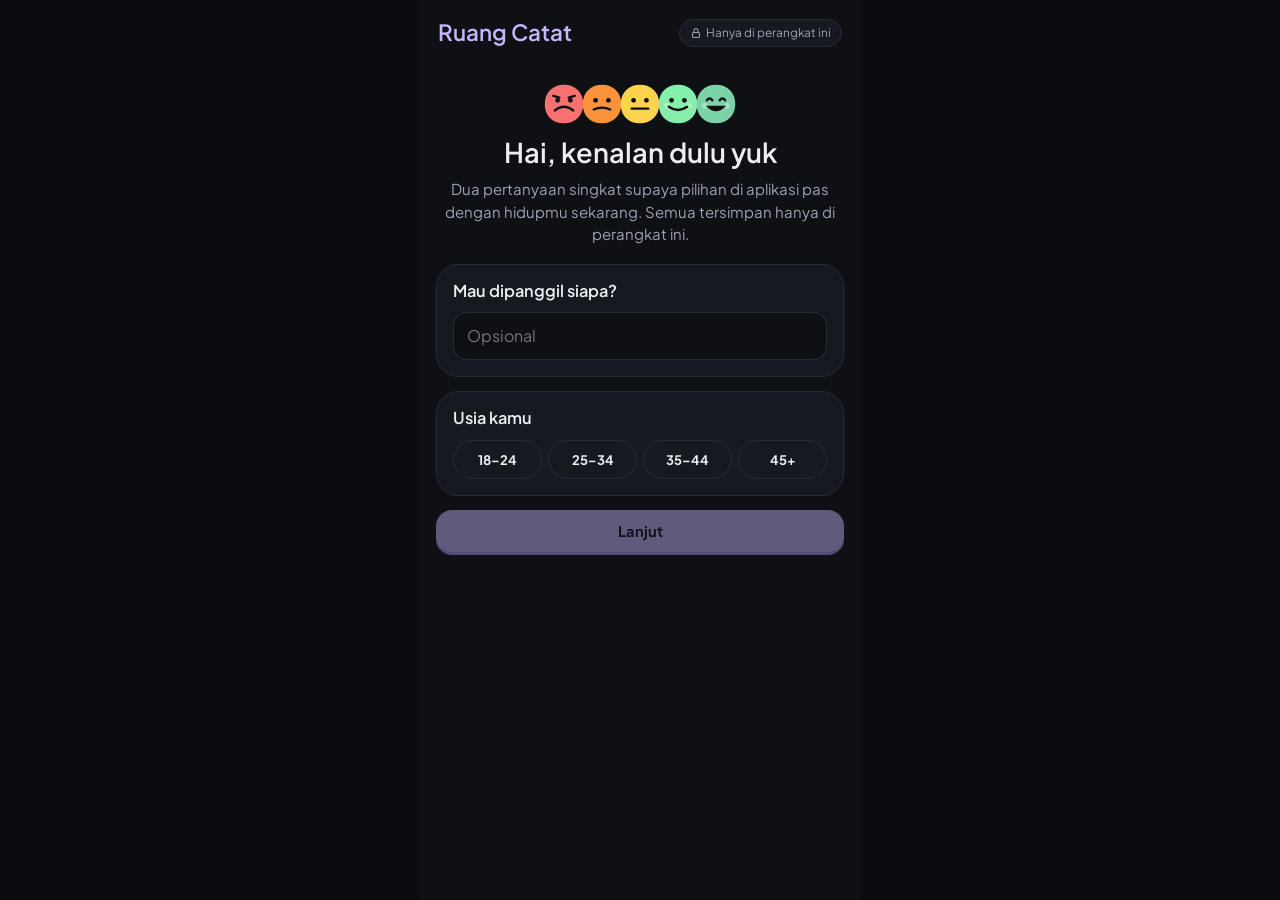
<file: public/ruang-catat/index.html>
<!doctype html>
<html lang="id">
<head>
  <meta charset="utf-8">
  <meta name="viewport" content="width=device-width, initial-scale=1, viewport-fit=cover">
  <meta name="theme-color" content="#0E1014">
  <meta name="color-scheme" content="dark">
  <meta name="apple-mobile-web-app-capable" content="yes">
  <meta name="mobile-web-app-capable" content="yes">
  <meta name="apple-mobile-web-app-status-bar-style" content="default">
  <meta name="apple-mobile-web-app-title" content="Ruang Catat">
  <title>Ruang Catat</title>
  <link rel="manifest" href="manifest.webmanifest">
  <link rel="icon" href="icons/icon.svg" type="image/svg+xml">
  <link rel="icon" href="icons/icon-32.png" sizes="32x32" type="image/png">
  <link rel="apple-touch-icon" href="icons/apple-touch-icon.png">
  <link rel="preload" href="fonts/jakarta.woff2" as="font" type="font/woff2" crossorigin>
  <link rel="stylesheet" href="styles.css">
</head>
<body>
<div class="app">
  <header class="top">
    <div class="brand">Ruang Catat</div>
    <div class="lock"><svg width="12" height="12" viewBox="0 0 24 24" fill="none" stroke="currentColor" stroke-width="2.2"><rect x="5" y="11" width="14" height="10" rx="2"/><path d="M8 11V7a4 4 0 0 1 8 0v4"/></svg>Hanya di perangkat ini</div>
  </header>
  <section class="view" id="view" aria-live="polite"></section>
  <nav class="tabs" id="tabs" aria-label="Menu utama">
    <button type="button" data-tab="today"><svg viewBox="0 0 24 24"><circle cx="12" cy="12" r="9"/><path d="M8.5 14.5q3.5 3 7 0"/><path d="M9 10h.01M15 10h.01"/></svg>Hari ini</button>
    <button type="button" data-tab="calendar"><svg viewBox="0 0 24 24"><rect x="3.5" y="5" width="17" height="15" rx="3"/><path d="M3.5 10h17M8 3v4M16 3v4"/></svg>Kalender</button>
    <button type="button" data-tab="settings"><svg viewBox="0 0 24 24"><path d="M4 7h10M18 7h2M4 17h4M12 17h8"/><circle cx="16" cy="7" r="2"/><circle cx="10" cy="17" r="2"/></svg>Setting</button>
  </nav>
</div>
<div class="toast" id="toast" role="status"></div>
<script src="vendor/jspdf.umd.min.js" defer></script>
<script src="app.js" defer></script>
</body>
</html>
</file>
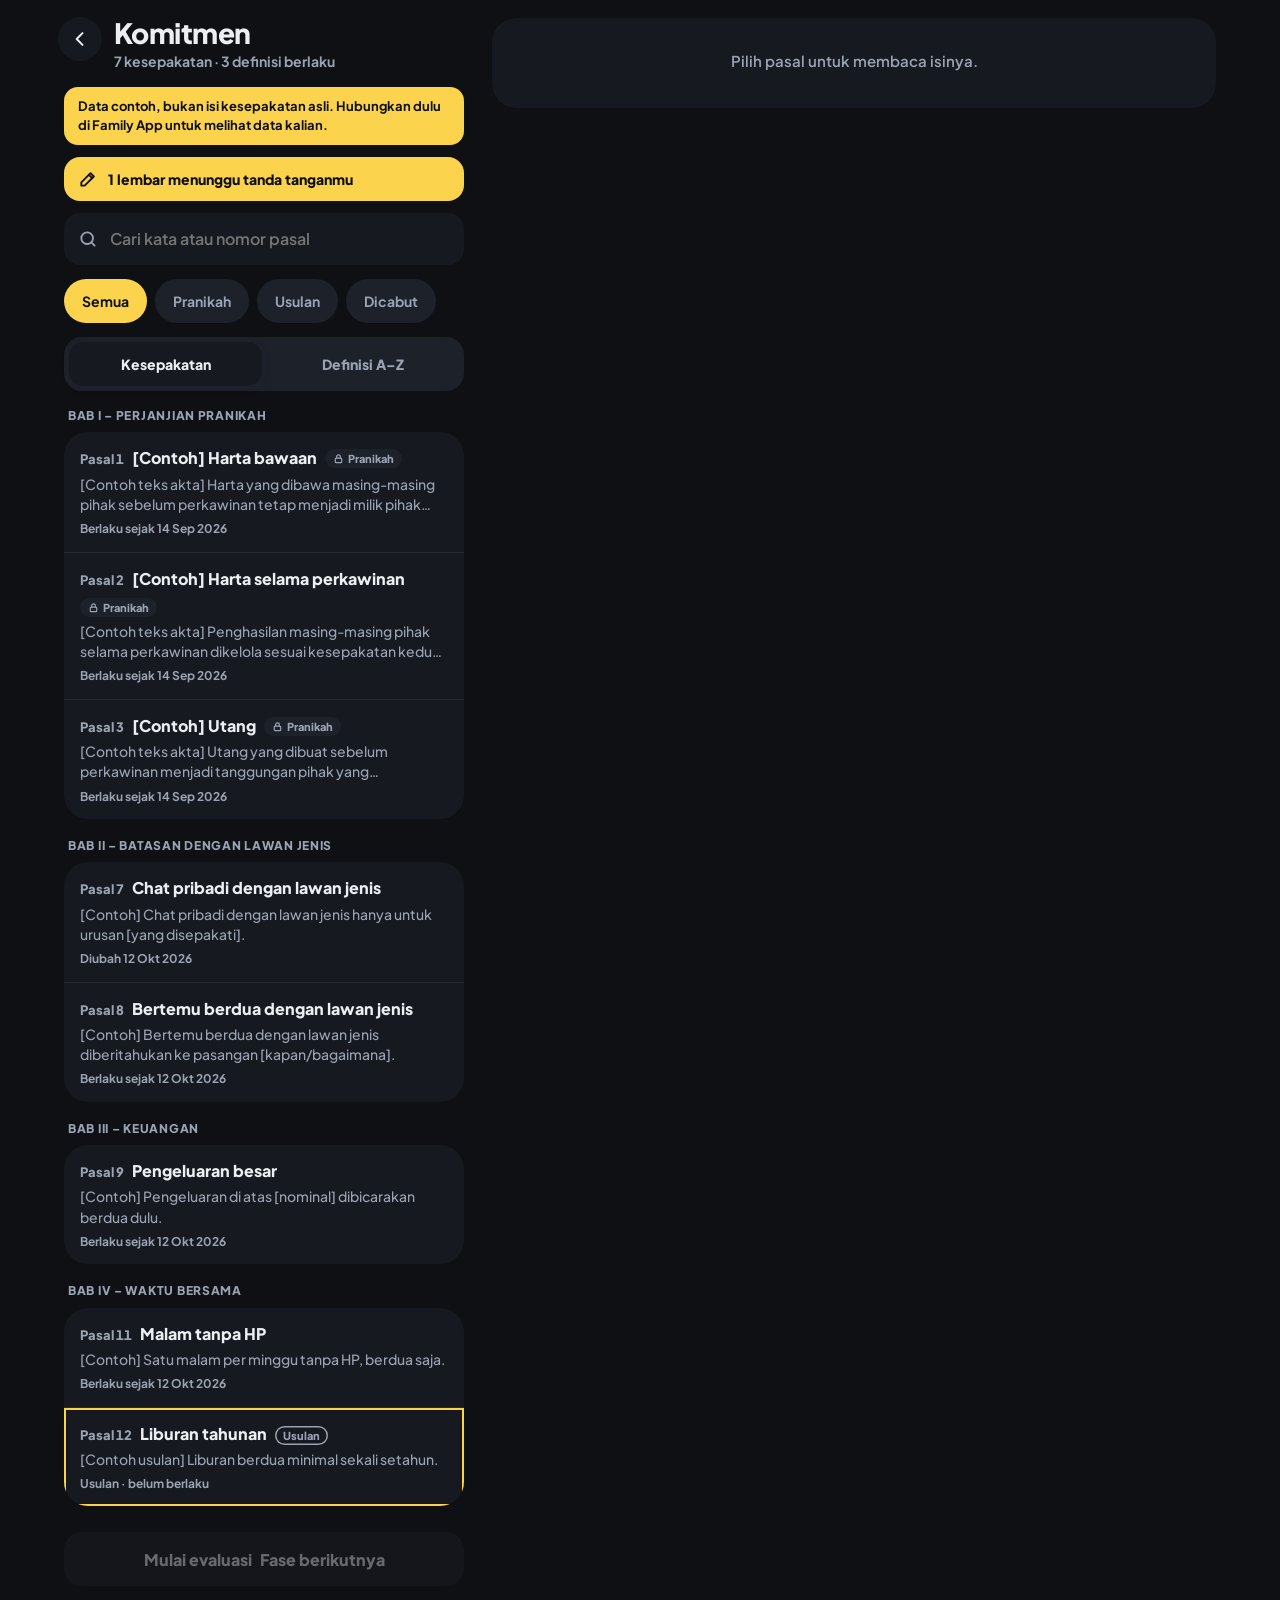
<file: public/komitmen.html>
<!doctype html>
<html lang="id">
<head>
  <meta charset="utf-8">
  <meta name="viewport" content="width=device-width, initial-scale=1, viewport-fit=cover">
  <meta name="theme-color" content="#0E1014">
  <meta name="color-scheme" content="dark light">
  <title>Komitmen — Family App</title>
  <link rel="icon" href="icons/icon.svg" type="image/svg+xml">
  <link rel="manifest" href="manifest.webmanifest">
  <link rel="preload" href="fonts/jakarta.woff2" as="font" type="font/woff2" crossorigin>
  <link rel="stylesheet" href="tokens.css">
  <link rel="stylesheet" href="styles.css">
  <link rel="stylesheet" href="komitmen.css">
</head>
<body>
  <div id="km" class="km"></div>
  <div id="toast" class="toast" role="status" aria-live="polite"></div>
  <script src="core.js"></script>
  <script src="komitmen.js"></script>
</body>
</html>
</file>
<file: public/shared/tokens.css>
/* Design token bersama: Beranda, Kantong, Komitmen (Daily Mood memakai nilai yang sama di styles-nya sendiri).
   Sumber: claude/beranda-brief. Gelap = default. Terang = opsional lewat data-theme="light" (Kantong & Komitmen). */
@font-face {
  font-family: 'Plus Jakarta Sans';
  src: url('../fonts/jakarta.woff2') format('woff2');
  font-weight: 200 800;
  font-display: swap;
}

:root {
  /* ---- brief ---- */
  --br-bg: #0E1014;
  --br-surface: #161920;
  --br-border: #262B35;
  --br-inset: #0E1014;
  --br-divider: #20242D;
  --br-text: #ECEEF2;
  --br-muted: #9AA3B2;
  --br-kantong: #7DD3A8;
  --br-kantong-bg: #1B2A23;
  --br-agenda: #93C5FD;
  --br-agenda-bg: #1A2433;
  --br-agenda-line: #3B4A63;
  --br-komit: #FCD34D;
  --br-komit-card: #1C1A13;
  --br-komit-line: #3D3520;
  --br-komit-text: #D6CFB8;
  --br-catat: #C4B5FD;
  --br-catat-bg: #252137;
  --br-bad: #F87171;
  --br-on-accent: #0E1014;     /* teks di atas tombol aksen */
  --br-komit-bg: #2A2614;
  --br-bad-bg: #2A1717;
  --br-bad-line: #5A2A2A;
  --br-bad-text: #FCA5A5;
  --br-chk-line: #4A5160;
  --br-placeholder: #7A8394;
  --br-nav-text: #8A93A3;
  --br-skel-1: #1A1E26;
  --br-skel-2: #222732;
  --br-r: 22px;
  --br-r-in: 14px;

  /* ---- nama lama yang dipakai styles.css / komitmen.css, dipetakan ke token brief ---- */
  --bg: var(--br-bg);
  --surface: var(--br-surface);
  --surface-2: #1D2129;
  --surface-3: #2C323E;
  --line: var(--br-border);
  --text: var(--br-text);
  --text-2: var(--br-muted);
  --text-3: #7A8394;
  --ink: #0E1014;               /* teks di atas warna pastel/aksen, selalu gelap */
  --accent: var(--br-kantong);
  --accent-ink: #0E1014;
  --in: var(--br-kantong);
  --over: var(--br-bad);
  --tf: var(--br-agenda);
  --b-riki: #9DBFF5;
  --b-istri: #F5A9C4;
  --b-rt: var(--br-komit);
  --hero: #1B2A23;
  --hero-2: #2A2614;
  --tabbar: rgba(14, 16, 20, .92);
  --scrim: rgba(0, 0, 0, .6);
  --shadow: none;
  --todo-ok: var(--br-agenda);
  --todo-bad: var(--br-bad);
  color-scheme: dark;
}

/* tema terang: dipilih di Beranda > Setelan, berlaku di semua halaman */
:root[data-theme="light"] {
  --bg: var(--br-bg); --surface: var(--br-surface); --surface-2: #EEF0F3; --surface-3: #DDE1E7; --line: var(--br-border);
  --text: var(--br-text); --text-2: var(--br-muted); --text-3: #7A8394;
  --ink: #14171C; --accent: var(--br-kantong); --accent-ink: #FFFFFF;
  --in: var(--br-kantong); --over: var(--br-bad); --tf: var(--br-agenda);
  --b-riki: #B8D4FF; --b-istri: #FFC6DA; --b-rt: #FFE29A;
  --hero: #E2F3EA; --hero-2: #FCEFC7;
  --tabbar: rgba(245, 246, 248, .92); --scrim: rgba(43, 38, 56, .35);
  --shadow: none;
  --todo-ok: var(--br-agenda); --todo-bad: var(--br-bad);
  color-scheme: light;

  /* Beranda versi terang: aksen digelapkan supaya teks tetap kontras di atas putih */
  --br-bg: #F5F6F8; --br-surface: #FFFFFF; --br-border: #E2E5EB; --br-inset: #F1F3F6; --br-divider: #ECEEF2;
  --br-text: #14171C; --br-muted: #5B6472;
  --br-kantong: #1E7F55; --br-kantong-bg: #E2F3EA;
  --br-agenda: #2F5FBF; --br-agenda-bg: #E6EEFB; --br-agenda-line: #B9CBEF;
  --br-komit: #8A6100; --br-komit-card: #FFF8E1; --br-komit-line: #EFDDA4; --br-komit-text: #5C4A12; --br-komit-bg: #FCEFC7;
  --br-catat: #6550C8; --br-catat-bg: #EEEAFB;
  --br-bad: #C2343F; --br-bad-bg: #FDECEC; --br-bad-line: #F3C2C2; --br-bad-text: #A12A33;
  --br-on-accent: #FFFFFF; --br-chk-line: #B6BDC9; --br-placeholder: #7A8394; --br-nav-text: #6B7380;
  --br-skel-1: #EEF0F3; --br-skel-2: #E3E6EB;
}

/* Siklus (lapisan haid di kalender): pink lembut, teks/ikon tetap kontras di kedua tema */
:root { --br-siklus: #F9A8D4; --br-siklus-bg: #2A1C25; --br-siklus-line: #5A3550; }
:root[data-theme="light"] { --br-siklus: #B0306F; --br-siklus-bg: #FCE7F3; --br-siklus-line: #F3B8D6; }
</file>
<file: public/shared/ilustrasi.css>
/* Ilustrasi: pilih versi sesuai tema. Gelap = default (tanpa data-theme). */
.ilus { display: block; width: min(200px, 64%); margin: 0 auto; }
.ilus.sm { width: min(140px, 46%); }
.ilus.lg { width: min(260px, 78%); }
.ilus img { display: block; width: 100%; height: auto; }
.ilus .il-l { display: none; }
:root[data-theme="light"] .ilus .il-l { display: block; }
:root[data-theme="light"] .ilus .il-d { display: none; }

.empty-il { display: flex; flex-direction: column; align-items: center; gap: 10px; }
.empty-il p { margin: 0; max-width: 32ch; text-wrap: balance; }

/* layar login: rata kiri mengikuti teks */
.connect .ilus { margin: 0 0 20px -10px; width: min(240px, 72%); }
</file>
<file: public/shared/onboarding.css>
/* Onboarding (shared/onboarding.js). --c = warna fitur slide aktif. */
body.ob-open { overflow: hidden; }
.ob { position: fixed; inset: 0; z-index: 100; display: flex; flex-direction: column; overflow-y: auto; overscroll-behavior: contain;
  background: var(--br-bg); color: var(--br-text);
  padding: calc(var(--safe-t) + 8px) max(20px, env(safe-area-inset-right, 0px)) calc(var(--safe-b) + 20px) max(20px, env(safe-area-inset-left, 0px)); }
.ob-top, .ob-body { width: 100%; max-width: 460px; margin: 0 auto; }
.ob-top { display: flex; justify-content: space-between; align-items: center; min-height: 48px; }
.ob-step { font-size: 13px; font-weight: 700; color: var(--br-muted); font-variant-numeric: tabular-nums; }
.ob-skip { min-height: 44px; padding: 0 12px; margin-right: -12px; border-radius: 12px; font-weight: 800; font-size: 15px; color: var(--br-muted); }
.ob-skip[hidden] { display: block !important; visibility: hidden; }
.ob-body { flex: 1; display: flex; flex-direction: column; }

.ob-stage { flex: 1; display: flex; flex-direction: column; justify-content: flex-start; gap: 20px; padding: clamp(8px, 5vh, 48px) 0 8px; }
.ob-art .ilus { width: min(320px, 90%); }
.ob-txt { display: flex; flex-direction: column; gap: 12px; }
.ob-chip { align-self: flex-start; display: inline-flex; align-items: center; gap: 6px; padding: 5px 12px 5px 8px; border-radius: 999px;
  background: var(--br-surface); background: color-mix(in srgb, var(--c) 16%, transparent); color: var(--c); font-weight: 800; font-size: 13px; }
.ob-chip svg { width: 18px; height: 18px; }
.ob h1 { margin: 0; font-size: 28px; font-weight: 900; line-height: 1.15; letter-spacing: -0.02em; text-wrap: balance; outline: none; }
.ob-isi { margin: 0; color: var(--br-muted); font-size: 16px; line-height: 1.55; }
.ob-poin { list-style: none; margin: 0; padding: 0; display: flex; flex-direction: column; gap: 10px; }
.ob-poin li { display: flex; gap: 10px; align-items: flex-start; font-size: 15px; line-height: 1.45; }
.ob-poin svg { flex: none; width: 22px; height: 22px; padding: 3px; border-radius: 50%; color: var(--c);
  background: var(--br-surface); background: color-mix(in srgb, var(--c) 18%, transparent); }

.ob-bot { display: flex; flex-direction: column; gap: 16px; padding-top: 16px; }
.ob-dots { display: flex; justify-content: center; gap: 6px; }
.ob-dots i { width: 6px; height: 6px; border-radius: 99px; background: var(--br-border); transition: width .25s, background-color .25s; }
.ob-dots i.on { width: 22px; background: var(--c); }
.ob-btns { display: flex; gap: 10px; }
.ob-btns .btn { margin: 0; }
.ob-btns .btn.ghost { flex: none; width: auto; padding: 0 20px; }
body .ob .btn.ob-next { flex: 1; background: var(--c); color: var(--br-on-accent); }

.ob-in { animation: ob-in .32s ease both; }
@keyframes ob-in { from { opacity: 0; transform: translateX(14px); } }
@media (prefers-reduced-motion: reduce) { .ob-in { animation: none; } .ob-dots i { transition: none; } }
@media (max-height: 700px) { .ob-art .ilus { width: min(230px, 66%); } .ob h1 { font-size: 24px; } .ob-stage { gap: 14px; } }
</file>
<file: public/shared/styles.css>
/* Warna & font ada di tokens.css (dimuat sebelum file ini). Di sini hanya ukuran & komponen. */
:root {
  --gutter: 16px;
  --r-sheet: 28px;
  --r-card: 24px;
  --r-field: 16px;
  --tab-h: 66px;
  --safe-b: env(safe-area-inset-bottom, 0px);
  --safe-t: env(safe-area-inset-top, 0px);
}

* { box-sizing: border-box; -webkit-tap-highlight-color: transparent; }
html, body { margin: 0; background: var(--bg); color: var(--text); }
body {
  font-family: 'Plus Jakarta Sans', system-ui, -apple-system, 'Segoe UI', sans-serif;
  font-size: 15px; line-height: 1.45; font-weight: 500;
  -webkit-font-smoothing: antialiased; overscroll-behavior-y: none;
}
button, input, select, textarea { font: inherit; color: inherit; }
button { cursor: pointer; border: 0; background: none; padding: 0; }
:focus-visible { outline: 2px solid var(--tf); outline-offset: 2px; border-radius: 10px; }
.num { font-variant-numeric: tabular-nums; }
.muted { color: var(--text-2); }
.faint { color: var(--text-3); }
.hidden { display: none !important; }

/* ---------- shell ---------- */
#app { max-width: 480px; margin: 0 auto; min-height: 100dvh; position: relative; }
.view { padding: calc(var(--safe-t) + 22px) var(--gutter) calc(var(--tab-h) + var(--safe-b) + 32px); }
.topbar { display: flex; align-items: flex-start; justify-content: space-between; gap: 12px; margin-bottom: 18px; }
.topbar h1 { font-size: 27px; line-height: 1.15; font-weight: 900; margin: 2px 0 0; letter-spacing: -0.02em; }
.topbar .date { font-size: 14px; color: var(--text-2); font-weight: 600; }
.back { display: inline-flex; align-items: center; gap: 4px; color: var(--text-2); min-height: 44px; margin: -8px 0 4px -6px; padding: 0 6px; font-weight: 700; }
.back svg { width: 20px; height: 20px; }
.top-actions { display: flex; gap: 8px; align-items: center; }

.sync { display: inline-flex; align-items: center; gap: 6px; font-size: 12px; font-weight: 700; color: var(--text-2);
  min-height: 34px; padding: 0 12px; border-radius: 999px; background: var(--surface); box-shadow: var(--shadow); }
.sync i { width: 8px; height: 8px; border-radius: 50%; background: var(--in); }
.sync.pending i { background: #F2B544; }
.sync.offline i { background: var(--text-3); }
.sync.busy i { animation: pulse 1s ease-in-out infinite; }
@keyframes pulse { 50% { opacity: .3; } }
.theme-btn { width: 34px; height: 34px; border-radius: 50%; background: var(--surface); box-shadow: var(--shadow); display: grid; place-items: center; color: var(--text-2); }
.theme-btn svg { width: 17px; height: 17px; }

.tabbar { position: fixed; left: 0; right: 0; bottom: 0; z-index: 20; padding-bottom: var(--safe-b); background: var(--tabbar);
  backdrop-filter: blur(14px); -webkit-backdrop-filter: blur(14px); border-top: 1px solid var(--line); }
.tabbar nav { max-width: 480px; margin: 0 auto; display: grid; grid-template-columns: repeat(5, 1fr); height: var(--tab-h); padding: 0 4px; }
.tabbar button { display: flex; flex-direction: column; align-items: center; justify-content: center; gap: 3px; font-size: 11px; font-weight: 800; color: var(--text-3); }
.tabbar button svg { width: 24px; height: 24px; border-radius: 10px; box-sizing: content-box; padding: 3px 12px; }
.tabbar button[aria-current="page"] { color: var(--text); }
.tabbar button[aria-current="page"] svg { background: var(--accent); color: var(--ink); }

/* ---------- section ---------- */
.section { margin-top: 26px; }
.section-h { display: flex; align-items: baseline; justify-content: space-between; margin: 0 4px 10px; }
.section-h h2 { font-size: 18px; font-weight: 900; margin: 0; }
.section-h .aside { font-size: 13px; color: var(--text-2); font-weight: 600; }
.card { background: var(--surface); border-radius: var(--r-card); padding: 18px; box-shadow: var(--shadow); }
.empty { padding: 28px 16px; text-align: center; color: var(--text-2); font-size: 14px; }

/* ---------- chips ---------- */
.chips { display: flex; gap: 8px; overflow-x: auto; scrollbar-width: none; margin: 0 calc(var(--gutter) * -1); padding: 2px var(--gutter); scroll-padding: var(--gutter); }
.chips::-webkit-scrollbar { display: none; }
.chips.wrap { flex-wrap: wrap; overflow: visible; margin: 0; padding: 0; }
.chip { flex: none; display: inline-flex; align-items: center; gap: 8px; min-height: 42px; padding: 0 16px;
  border-radius: 999px; background: var(--surface-2); color: var(--text-2); font-size: 14px; font-weight: 700;
  border: 2px solid transparent; white-space: nowrap; }
.chip .dot { width: 10px; height: 10px; border-radius: 50%; flex: none; }
.chip[aria-pressed="true"] { background: var(--c, var(--accent)); color: var(--ink); }
.chip[aria-pressed="true"] .dot { background: var(--ink) !important; opacity: .35; }
.chip.add { color: var(--text-3); border: 2px dashed var(--line); background: none; }

.seg { display: grid; grid-auto-flow: column; grid-auto-columns: 1fr; background: var(--surface-2); border-radius: 18px; padding: 5px; gap: 4px; }
.seg button { min-height: 40px; border-radius: 14px; font-size: 14px; font-weight: 800; color: var(--text-2); }
.seg button[aria-pressed="true"] { background: var(--surface); color: var(--text); box-shadow: 0 2px 8px rgba(80, 60, 140, .10); }
.seg button[data-tipe="Pengeluaran"][aria-pressed="true"] { background: #FFD1C2; color: var(--ink); }
.seg button[data-tipe="Pemasukan"][aria-pressed="true"] { background: #BDEBD3; color: var(--ink); }
.seg button[data-tipe="Transfer"][aria-pressed="true"] { background: #C7D3FF; color: var(--ink); }

.buku-tabs { display: flex; gap: 8px; overflow-x: auto; scrollbar-width: none; margin-bottom: 16px; }
.buku-tabs button { flex: none; min-height: 38px; padding: 0 16px; border-radius: 999px; font-size: 13px; font-weight: 800;
  color: var(--text-2); background: var(--surface); display: inline-flex; align-items: center; gap: 8px; box-shadow: var(--shadow); }
.buku-tabs button i { width: 9px; height: 9px; border-radius: 50%; background: var(--c); }
.buku-tabs button[aria-pressed="true"] { background: var(--c, var(--accent)); color: var(--ink); }
.buku-tabs button[aria-pressed="true"] i { background: var(--ink); opacity: .35; }

.monthbar { display: flex; align-items: center; justify-content: space-between; margin-bottom: 16px; background: var(--surface); border-radius: 18px; padding: 2px; box-shadow: var(--shadow); }
.monthbar strong { font-size: 16px; font-weight: 900; }
.iconbtn { width: 44px; height: 44px; display: inline-flex; align-items: center; justify-content: center; border-radius: 14px; color: var(--text-2); }
.iconbtn:disabled { opacity: .3; }
.iconbtn svg { width: 20px; height: 20px; }

/* ---------- input form ---------- */
.entry { background: var(--surface); border-radius: var(--r-sheet); padding: 16px; box-shadow: var(--shadow); }
.amount { display: flex; align-items: baseline; gap: 8px; padding: 22px 6px 14px; }
.amount span { font-size: 22px; font-weight: 800; color: var(--text-3); }
.amount input { flex: 1; min-width: 0; background: none; border: 0; outline: none; font-size: 46px; font-weight: 900;
  letter-spacing: -0.02em; line-height: 1.1; caret-color: var(--tf); font-variant-numeric: tabular-nums; color: var(--text); }
.amount input::placeholder { color: var(--surface-3); }
.amount.in input { color: var(--in); }
.amount.tf input { color: var(--tf); }
.field { margin-top: 16px; }
.field label, .field .lbl { display: block; font-size: 13px; color: var(--text-2); margin-bottom: 8px; font-weight: 800; }
.row2 { display: grid; grid-template-columns: 1fr 1fr; gap: 10px; }
.input { width: 100%; min-height: 48px; background: var(--surface-2); border: 2px solid transparent; border-radius: var(--r-field);
  padding: 0 14px; outline: none; font-size: 15px; font-weight: 600; }
.input:focus { border-color: var(--accent); background: var(--surface); }
textarea.input { padding: 12px 14px; min-height: 90px; resize: vertical; }
/* Safari/iOS tidak mewarisi font ke input tanggal, jadi disamakan manual dengan field lain */
/* jangan pakai appearance:none di sini: itu mematikan color-scheme, ikon kalender jadi hitam di tema gelap */
input[type="date"].input, input[type="time"].input {
  height: 48px; line-height: normal; font-size: 15px; font-weight: 600; font-family: inherit; text-align: left;
}
input[type="date"].input::-webkit-date-and-time-value, input[type="time"].input::-webkit-date-and-time-value {
  text-align: left; font-size: 15px; font-weight: 600; margin: 0; padding: 0; min-height: 20px;
}
input[type="date"].input::-webkit-datetime-edit, input[type="time"].input::-webkit-datetime-edit { padding: 0; font-size: 15px; font-weight: 600; }
input[type="date"].input::-webkit-calendar-picker-indicator, input[type="time"].input::-webkit-calendar-picker-indicator {
  opacity: .55; cursor: pointer; width: 20px; height: 20px; padding: 0; margin-left: 4px;
}
input[type="date"].input::-webkit-calendar-picker-indicator:hover, input[type="time"].input::-webkit-calendar-picker-indicator:hover { opacity: .9; }
input.input:disabled { opacity: .5; }
.toggle { width: 100%; text-align: left; display: flex; align-items: center; justify-content: space-between; gap: 12px; min-height: 48px; }
.toggle .sw { position: relative; width: 48px; height: 30px; border-radius: 999px; background: var(--surface-3); flex: none; transition: background .15s; }
.toggle .sw::after { content: ''; position: absolute; top: 4px; left: 4px; width: 22px; height: 22px; border-radius: 50%; background: #fff; transition: transform .15s; box-shadow: 0 1px 3px rgba(0,0,0,.15); }
.toggle[aria-checked="true"] .sw { background: var(--accent); }
.toggle[aria-checked="true"] .sw::after { transform: translateX(18px); }
.btn { display: inline-flex; align-items: center; justify-content: center; gap: 8px; min-height: 54px; width: 100%;
  border-radius: 18px; font-weight: 900; font-size: 16px; background: var(--text); color: var(--bg); margin-top: 20px; }
.btn:disabled { opacity: .4; }
.btn.ghost { background: var(--surface-2); color: var(--text); }
.btn.danger { background: none; color: var(--over); min-height: 44px; margin-top: 8px; font-weight: 800; }
.btn.small { min-height: 38px; width: auto; padding: 0 16px; font-size: 14px; margin: 0; }
.err { color: var(--over); font-size: 13px; margin-top: 10px; font-weight: 700; }
.readonly-note { display: flex; gap: 10px; align-items: center; font-size: 13px; color: var(--text-2); font-weight: 600;
  background: var(--surface-2); border-radius: 16px; padding: 12px 14px; margin-bottom: 16px; }

/* ---------- budget meter ---------- */
.meter { height: 12px; border-radius: 999px; background: var(--surface-2); overflow: hidden; display: block; }
.meter i { display: block; height: 100%; border-radius: inherit; background: var(--c, var(--accent)); transition: width .4s ease; }
.meter.over i { background: #FFADB9; }
.budget-head { display: flex; justify-content: space-between; align-items: baseline; gap: 12px; margin-bottom: 10px; }
.budget-head .big { font-size: 24px; font-weight: 900; letter-spacing: -0.01em; }
.budget-head .big.over { color: var(--over); }
.budget-foot { display: flex; justify-content: space-between; font-size: 12px; color: var(--text-3); margin-top: 8px; font-weight: 700; }

/* kartu sisa budget di beranda: blok pastel */
.hero { background: var(--hero); border-radius: var(--r-card); padding: 18px; }
.hero .meter { background: rgba(255, 255, 255, .55); }
:root[data-theme="dark"] .hero .meter { background: rgba(0, 0, 0, .25); }
@media (prefers-color-scheme: dark) { :root:not([data-theme="light"]) .hero .meter { background: rgba(0, 0, 0, .25); } }

/* ---------- transaksi list ---------- */
.day { margin-top: 20px; }
#rw > .list, #cd > .list { margin-top: 16px; }
.day-h { display: flex; justify-content: space-between; font-size: 13px; color: var(--text-2); margin: 0 6px 6px; font-weight: 800; }
.tx { display: flex; align-items: center; gap: 12px; width: 100%; text-align: left; padding: 12px 2px; border-bottom: 1px dashed var(--line); min-height: 62px; }
.tx:last-child { border-bottom: 0; }
.tx .ic { width: 12px; height: 12px; border-radius: 4px; flex: none; background: var(--c); margin: 0 4px; }
.tx .ic.tf { width: 20px; height: 20px; margin: 0; background: none; color: var(--tf); display: grid; place-items: center; }
.tx .ic svg { width: 18px; height: 18px; }
.tx .main { flex: 1; min-width: 0; }
.tx .t1 { display: block; font-weight: 800; font-size: 15px; white-space: nowrap; overflow: hidden; text-overflow: ellipsis; }
.tx .t2 { font-size: 12px; color: var(--text-3); display: flex; gap: 6px; align-items: center; flex-wrap: wrap; margin-top: 2px; font-weight: 600; }
.tx .amt { font-weight: 900; font-size: 15px; white-space: nowrap; }
.tx .amt.in { color: var(--in); }
.tx .amt.tf { color: var(--tf); }
.tag { display: inline-flex; align-items: center; gap: 4px; font-size: 11px; font-weight: 800; padding: 2px 8px; border-radius: 999px; background: var(--surface-2); color: var(--text-2); }
.tag i { width: 6px; height: 6px; border-radius: 50%; background: var(--c); }
.list { background: var(--surface); border-radius: var(--r-card); padding: 0 16px; box-shadow: var(--shadow); }

/* ---------- ringkasan ---------- */
.overview { display: grid; grid-template-columns: 148px 1fr; gap: 18px; align-items: center; }
.donut { position: relative; width: 148px; height: 148px; }
.donut svg { width: 100%; height: 100%; transform: rotate(-90deg); }
.donut circle { stroke-linecap: round; }
.donut .center { position: absolute; inset: 0; display: grid; place-content: center; text-align: center; }
.donut .center small { font-size: 11px; color: var(--text-2); font-weight: 700; }
.donut .center b { font-size: 16px; font-weight: 900; }
.stats { display: grid; gap: 12px; }
.stat small { display: block; font-size: 12px; color: var(--text-2); font-weight: 700; }
.stat b { font-size: 18px; font-weight: 900; }
.stat b.in { color: var(--in); }
.stat b.over { color: var(--over); }
.cat { display: block; width: 100%; text-align: left; padding: 14px 0; border-bottom: 1px dashed var(--line); }
.cat:last-child { border-bottom: 0; }
.cat-top { display: flex; align-items: center; gap: 10px; margin-bottom: 8px; }
.cat-top .dot { width: 14px; height: 14px; border-radius: 6px 6px 6px 2px; background: var(--c); flex: none; }
.cat-top .name { flex: 1; font-weight: 800; min-width: 0; overflow: hidden; text-overflow: ellipsis; white-space: nowrap; }
.cat-top .pct { font-size: 12px; color: var(--text-3); width: 38px; text-align: right; font-weight: 700; }
.cat-top .val { font-weight: 900; }
.cat-sub { display: flex; justify-content: space-between; font-size: 12px; color: var(--text-3); margin-top: 6px; font-weight: 700; }
.cat-sub .over { color: var(--over); }
.wallet { display: flex; align-items: center; gap: 12px; padding: 12px 0; border-bottom: 1px dashed var(--line); width: 100%; text-align: left; min-height: 58px; }
.wallet:last-child { border-bottom: 0; }
.wallet .main { flex: 1; min-width: 0; }
.wallet .t1 { font-weight: 800; }
.wallet .t2 { font-size: 12px; color: var(--text-3); font-weight: 600; }
.wallet .amt { font-weight: 900; }
.wallet .amt.neg { color: var(--over); }
.wallet .ic { border-radius: 4px !important; }
.total-row { display: flex; justify-content: space-between; padding: 12px 6px 2px; font-size: 13px; color: var(--text-2); font-weight: 700; }

/* ---------- settings ---------- */
.menu { background: var(--surface); border-radius: var(--r-card); overflow: hidden; box-shadow: var(--shadow); }
.menu button { display: flex; align-items: center; gap: 12px; width: 100%; min-height: 58px; padding: 0 18px; text-align: left; border-bottom: 1px dashed var(--line); font-weight: 800; }
.menu button:last-child, .menu a.menu-a:last-child { border-bottom: 0; }
.menu a.menu-a { display: flex; align-items: center; gap: 12px; width: 100%; min-height: 58px; padding: 0 18px; border-bottom: 1px dashed var(--line); font-weight: 800; color: var(--text); text-decoration: none; }
.menu a.menu-a .main { flex: 1; }
.menu a.menu-a svg { width: 20px; height: 20px; color: var(--text-3); }
.menu button .main { flex: 1; }
.menu button .t2 { font-size: 12px; color: var(--text-3); font-weight: 600; }
.menu svg { width: 18px; height: 18px; color: var(--text-3); }
.menu .seg { margin: 0 18px 16px; }
.swatches { display: flex; flex-wrap: wrap; gap: 10px; }
.swatches button { width: 38px; height: 38px; border-radius: 50%; background: var(--c); border: 3px solid transparent; }
.swatches button[aria-pressed="true"] { border-color: var(--text); }
.budget-row { display: grid; grid-template-columns: 1fr 140px; gap: 12px; align-items: center; padding: 8px 0; border-bottom: 1px dashed var(--line); }
.budget-row:last-child { border-bottom: 0; }
.budget-row .name { display: flex; align-items: center; gap: 10px; font-weight: 700; min-width: 0; }
.budget-row .name .dot { width: 12px; height: 12px; border-radius: 5px 5px 5px 2px; background: var(--c); flex: none; }
.budget-row .input { text-align: right; min-height: 44px; }
.sticky-save { position: sticky; bottom: calc(var(--tab-h) + var(--safe-b) + 12px); margin-top: 16px; }

/* ---------- sheet & toast ---------- */
.scrim { position: fixed; inset: 0; z-index: 40; background: var(--scrim); opacity: 0; transition: opacity .2s; }
.scrim.show { opacity: 1; }
.sheet { position: fixed; left: 0; right: 0; bottom: 0; z-index: 41; max-width: 480px; margin: 0 auto; max-height: 92dvh; overflow-y: auto;
  background: var(--bg); border-radius: var(--r-sheet) var(--r-sheet) 0 0; padding: 8px var(--gutter) calc(var(--safe-b) + 20px);
  transform: translateY(100%); transition: transform .28s cubic-bezier(.2, .9, .3, 1.05); }
.sheet.show { transform: none; }
.sheet .grab { width: 44px; height: 5px; border-radius: 5px; background: var(--surface-3); margin: 6px auto 12px; }
.sheet-h { display: flex; align-items: center; justify-content: space-between; margin-bottom: 8px; }
.sheet-h h3 { margin: 0; font-size: 20px; font-weight: 900; }
.toast { position: fixed; left: 50%; bottom: calc(var(--tab-h) + var(--safe-b) + 16px); z-index: 60; transform: translate(-50%, 20px);
  background: var(--text); color: var(--bg); padding: 12px 18px; border-radius: 999px; font-size: 14px; font-weight: 800;
  opacity: 0; transition: opacity .2s, transform .2s; max-width: calc(100% - 32px); pointer-events: none; }
.toast.show { opacity: 1; transform: translate(-50%, 0); }
.toast.bad { background: #FFADB9; color: var(--ink); }

/* ---------- connect ---------- */
.connect { padding: calc(var(--safe-t) + 56px) 24px 40px; max-width: 420px; margin: 0 auto; }
.connect .logo { width: 88px; height: 88px; border-radius: 28px; margin-bottom: 24px; }
.connect h1 { font-size: 32px; font-weight: 900; margin: 0 0 8px; }
.connect p { color: var(--text-2); margin: 0 0 24px; }
.demo-bar { position: sticky; top: 0; z-index: 30; padding: calc(var(--safe-t) + 8px) 16px 8px; background: var(--br-komit-bg); color: var(--br-komit-text);
  font-size: 13px; font-weight: 600; text-align: center; min-height: calc(var(--safe-t) + 60px); display: flex; align-items: center; justify-content: center; flex-wrap: wrap; gap: 0 4px; }
.demo-bar button, .demo-bar a { color: var(--br-komit); font-weight: 800; text-decoration: underline; min-height: 44px; padding: 0 6px; }

.skeleton { height: 64px; border-radius: 18px; background: linear-gradient(90deg, var(--surface) 0%, var(--surface-2) 50%, var(--surface) 100%);
  background-size: 200% 100%; animation: sk 1.2s linear infinite; margin-bottom: 8px; }
@keyframes sk { to { background-position: -200% 0; } }

@media (prefers-reduced-motion: reduce) { *, *::before, *::after { animation: none !important; transition: none !important; } }
@media (min-width: 520px) { .view { padding-top: 32px; } }

/* ---------- v3: pemilih kategori, reimburse, utang ---------- */
.katbtn { display: flex; align-items: center; gap: 10px; width: 100%; min-height: 52px; padding: 0 14px; text-align: left;
  background: var(--surface-2); border: 2px solid transparent; border-radius: var(--r-field); font-weight: 700; }
.katbtn:active { border-color: var(--accent); }
.katbtn .dot { width: 12px; height: 12px; border-radius: 4px; flex: none; }
.katbtn .nm { flex: 1; min-width: 0; overflow: hidden; text-overflow: ellipsis; white-space: nowrap; }
.katbtn .ph { flex: 1; color: var(--text-3); font-weight: 600; }
.katbtn .auto { font-size: 11px; font-weight: 800; padding: 2px 8px; border-radius: 999px; background: var(--accent); color: var(--accent-ink); }
.katbtn svg { width: 18px; height: 18px; color: var(--text-3); flex: none; }
.kp-h { font-size: 13px; font-weight: 800; color: var(--text-2); margin: 18px 4px 8px; }
.kp-list { max-height: 46dvh; overflow-y: auto; }
.kp-row { display: flex; align-items: center; gap: 12px; width: 100%; min-height: 50px; padding: 0 4px; text-align: left; border-bottom: 1px dashed var(--line); font-weight: 700; }
.kp-row:last-child { border-bottom: 0; }
.kp-row .dot { width: 12px; height: 12px; border-radius: 4px; background: var(--c); flex: none; }
.kp-row .name { flex: 1; }
.kp-row .chk { color: var(--in); font-weight: 900; }

.tag.wait { background: #FFE29A; color: var(--ink); }
.tag.paid { background: #B8E6CF; color: var(--ink); }
.tx .amt.dim { opacity: .45; text-decoration: line-through; }
.paychk { flex: none; width: 24px; height: 24px; border-radius: 8px; border: 2px solid var(--surface-3); display: grid; place-items: center; margin-left: 4px; background: var(--surface); }
.paychk[aria-checked="true"] { background: var(--in); border-color: var(--in); }
.paychk[aria-checked="true"]::after { content: '✓'; color: #fff; font-weight: 900; font-size: 14px; line-height: 1; }

.reim-box { display: flex; align-items: center; gap: 12px; margin-top: 16px; padding: 12px 14px; border-radius: var(--r-field); }
.reim-box.wait { background: color-mix(in srgb, #FFE29A 55%, var(--surface)); }
.reim-box.paid { background: color-mix(in srgb, #B8E6CF 55%, var(--surface)); }
.reim-box .main { flex: 1; min-width: 0; display: flex; flex-direction: column; }
.reim-box .main span { font-size: 12px; color: var(--text-2); font-weight: 600; }
.reim-sum { padding: 4px 4px 0; }
.reim-sum .t1 { font-weight: 800; font-size: 16px; }
.reim-sum .big { font-size: 26px; font-weight: 900; }
.hint { font-size: 12.5px; color: var(--text-2); font-weight: 600; margin: 12px 4px 0; line-height: 1.5; }
.hint:empty { display: none; }

/* talangan Rumah Tangga: daftar per transaksi dengan centang */
.card.tal { padding-bottom: 10px; }
.tal-head { display: flex; align-items: flex-start; gap: 12px; }
.tal-head .main { flex: 1; min-width: 0; }
.tal-head h2 { font-size: 15px; font-weight: 900; margin: 0 0 4px; }
.tal-head .t2 { display: block; font-size: 12.5px; color: var(--text-2); font-weight: 600; line-height: 1.45; }
.tal-head .amt { text-align: right; font-weight: 900; font-size: 15px; flex: none; }
.tal-head .amt .t2 { display: block; font-size: 11px; color: var(--text-3); font-weight: 600; margin-top: 2px; }
.tal-list { margin-top: 12px; border-top: 1px dashed var(--line); }
.tal-row { display: flex; align-items: center; gap: 12px; padding: 11px 0; border-bottom: 1px dashed var(--line);
  cursor: pointer; -webkit-tap-highlight-color: transparent; }
.tal-row:last-child { border-bottom: 0; }
.tal-row input[type="checkbox"] { flex: none; width: 22px; height: 22px; margin: 0; accent-color: var(--accent); cursor: pointer; }
.tal-row input[type="checkbox"]:disabled { cursor: default; opacity: .4; }
.tal-row .main { flex: 1; min-width: 0; }
.tal-row .t1 { display: block; font-weight: 800; font-size: 14px; overflow: hidden; text-overflow: ellipsis; white-space: nowrap; }
.tal-row .t2 { display: block; font-size: 11.5px; color: var(--text-3); font-weight: 600; margin-top: 2px; }
.tal-row .amt { flex: none; font-weight: 800; font-size: 14px; }
.tal-row.on .t1 { color: var(--text-2); text-decoration: line-through; text-decoration-thickness: 1px; }
.tal-row.on .amt { color: var(--text-2); }
.tal-more { width: 100%; min-height: 40px; margin-top: 4px; font-size: 13px; font-weight: 800; color: var(--accent); background: none; }
.tal-foot { display: flex; align-items: center; gap: 8px; flex-wrap: wrap; margin-top: 12px;
  padding-top: 12px; border-top: 1px solid var(--line); }
.tal-foot .main { flex: 1 1 120px; min-width: 0; }
.tal-foot b { display: block; font-size: 14px; font-weight: 900; }
.tal-foot .t2 { display: block; font-size: 12px; color: var(--text-2); font-weight: 600; margin-top: 1px; }

/* baris kecil di bawah donut untuk sembunyikan/tampilkan setoran */
.setoran-note { display: block; width: 100%; text-align: left; margin-top: 10px; padding: 10px 12px;
  background: var(--surface-2); border-radius: 12px; font-size: 12px; font-weight: 600; color: var(--text-2); line-height: 1.5; }
.setoran-note b { font-weight: 800; color: var(--text); }
.setoran-note .lnk { color: var(--accent); font-weight: 800; white-space: nowrap; }

/* ---------- v4: to-do rumah tangga + Google Calendar ---------- */
/* warna status: kontras >= 4.5:1 di atas --surface pada kedua tema */

.todo-add { display: flex; gap: 8px; align-items: stretch; margin: 16px 0 16px; }
.todo-add .input { flex: 1; min-width: 0; min-height: 52px; }
.todo-add .btn.small { min-height: 52px; flex: none; padding: 0 14px; gap: 6px; border-radius: var(--r-field); }
.todo-add .btn.small svg { width: 18px; height: 18px; }
.todo-list { padding: 0 12px 0 6px; }
.todo-row { display: flex; align-items: flex-start; gap: 6px; padding: 4px 0; border-bottom: 1px dashed var(--line); }
.todo-row:last-child { border-bottom: 0; }
.todo-chk { flex: none; width: 44px; height: 44px; margin-top: 2px; display: grid; place-items: center; border-radius: 12px; }
.todo-chk::before { content: ''; width: 24px; height: 24px; border-radius: 9px; border: 2px solid var(--surface-3); background: var(--surface);
  display: grid; place-items: center; font-size: 15px; font-weight: 900; line-height: 1; color: var(--bg); }
.todo-chk[aria-checked="true"]::before { content: '\2713'; background: var(--in); border-color: var(--in); }
.todo-chk:disabled { cursor: default; }
.todo-chk:disabled::before { opacity: .4; }
.todo-main { flex: 1; min-width: 0; min-height: 44px; padding: 8px 0; text-align: left; cursor: pointer; border-radius: 10px; }
.todo-main .t1 { display: block; font-weight: 800; font-size: 15px; line-height: 1.3; overflow-wrap: anywhere; }
.todo-main .t2 { display: flex; flex-wrap: wrap; gap: 6px; align-items: center; margin-top: 3px; font-size: 12px; font-weight: 700; color: var(--text-2); }
.todo-main .t2:empty { display: none; }
.todo-row.done .t1 { color: var(--text-2); text-decoration: line-through; text-decoration-thickness: 1.5px; }
.td-st { display: inline-flex; align-items: center; gap: 4px; }
.td-st svg { width: 15px; height: 15px; flex: none; }
.td-st.ok { color: var(--todo-ok); }
.td-st.bad { color: var(--todo-bad); }
.td-st.wait { color: var(--text-2); }
.todo-row.late:not(.done) .td-st.ok, .todo-row.late:not(.done) .td-st:not(.wait):not(.bad) { color: var(--todo-bad); }
.td-retry { display: inline-flex; align-items: center; gap: 6px; min-height: 44px; margin-top: 2px; padding: 0 12px; border-radius: 999px;
  background: color-mix(in srgb, var(--todo-bad) 12%, var(--surface)); color: var(--todo-bad); font-size: 12.5px; font-weight: 800; }
.td-retry svg { width: 16px; height: 16px; }
.td-retry:disabled { opacity: .5; cursor: default; }
.section-h button.aside.lnk { color: var(--todo-ok); font-weight: 800; min-height: 44px; margin: -12px 0; }

/* catatan di daftar to-do: tanpa centang */
.todo-row.note .note-ic { flex: none; width: 44px; height: 44px; margin-top: 2px; display: grid; place-items: center; color: var(--text-3); }
.todo-row.note .note-ic svg { width: 20px; height: 20px; }
.note-more { display: block; width: 100%; color: var(--text-2); font-size: 12px; overflow: hidden; text-overflow: ellipsis; white-space: nowrap; }
textarea.input { resize: vertical; min-height: 96px; line-height: 1.5; font-family: inherit; }

/* ---------- header halaman bersama (semua fitur kecuali Beranda) ---------- */
.ph { display: flex; align-items: center; gap: 12px; margin-bottom: 18px; min-height: 44px; }
.ph-back { width: 44px; height: 44px; flex: none; border-radius: 50%; background: var(--surface); box-shadow: var(--shadow);
  display: grid; place-items: center; color: var(--text); text-decoration: none; }
.ph-back svg { width: 20px; height: 20px; }
.ph-text { flex: 1; min-width: 0; }
.ph h1 { margin: 0; font-size: 26px; font-weight: 800; letter-spacing: -0.02em; line-height: 1.15; overflow-wrap: anywhere; }
.ph-sub { margin: 2px 0 0; font-size: 13px; color: var(--text-2); font-weight: 600; }
.page-tabs { margin-bottom: 14px; }
.ph-actions { display: flex; gap: 8px; align-items: center; flex: none; }

/* ---------- Template kategori, manajer keuangan, budget 40:30:20:10 (kantong/template.js) ---------- */
.tpl { margin-top: 12px; }
.tpl-step { font-size: 12px; font-weight: 800; color: var(--text-3); text-transform: uppercase; letter-spacing: .04em; }
.tpl-title { font-size: 20px; font-weight: 800; margin: 6px 0 6px; line-height: 1.25; }
.tpl-lead { color: var(--text-2); font-size: 14px; line-height: 1.5; margin: 0 0 16px; }
.tpl-note { font-size: 12.5px; margin: 8px 0 0; line-height: 1.5; }
.tpl-warn { color: var(--over); font-size: 13px; font-weight: 700; margin: 8px 0; }
.tpl-levels { display: grid; gap: 10px; margin-bottom: 12px; }
.tpl-level { display: grid; grid-template-columns: 1fr auto; gap: 2px 12px; text-align: left; padding: 14px 16px; border-radius: 16px; background: var(--surface-2); border: 2px solid transparent; }
.tpl-level .t1 { font-weight: 800; font-size: 16px; }
.tpl-level .t2 { grid-column: 1; color: var(--text-2); font-size: 13px; font-weight: 600; }
.tpl-level .n { grid-column: 2; grid-row: 1 / span 2; align-self: center; font-size: 13px; font-weight: 800; color: var(--text-2); }
.tpl-level[aria-pressed="true"] { border-color: var(--br-kantong); background: var(--br-kantong-bg); }
.tpl-nav { display: flex; gap: 8px; margin-top: 16px; }
.tpl-nav .btn { margin: 0; }
.tpl-prev { background: var(--surface-2); border-radius: 16px; padding: 8px 14px; max-height: 52dvh; overflow-y: auto; }
.tpl-row { display: flex; align-items: center; gap: 10px; min-height: 38px; font-weight: 700; font-size: 14px; }
.tpl-row .dot { width: 10px; height: 10px; border-radius: 4px; flex: none; }
.tpl-row .nm { flex: 1; }
.tpl-row.sub { min-height: 30px; padding-left: 4px; font-weight: 600; color: var(--text-2); font-size: 13px; }
.tpl-row.sub .ln { width: 10px; height: 10px; border-left: 2px solid var(--line); border-bottom: 2px solid var(--line); border-radius: 0 0 0 4px; margin: -8px 4px 0 2px; flex: none; }
.tpl-h { font-size: 12px; font-weight: 800; color: var(--text-3); margin: 12px 0 2px; text-transform: uppercase; letter-spacing: .04em; }
.tag.pos-kebutuhan { background: color-mix(in srgb, #7DD3A8 22%, transparent); }
.tag.pos-cicilan { background: color-mix(in srgb, #F2B544 24%, transparent); }
.tag.pos-tabungan { background: color-mix(in srgb, #93C5FD 24%, transparent); }
.tag.pos-sosial { background: color-mix(in srgb, #F28DB5 24%, transparent); }
.tpl-rasio { display: grid; grid-template-columns: repeat(4, 1fr); gap: 8px; margin-bottom: 8px; }
.tpl-rasio label { display: flex; flex-direction: column; gap: 4px; font-size: 12px; font-weight: 800; color: var(--text-2); margin: 0; }
.tpl-rasio .pin { display: flex; align-items: center; gap: 4px; }
.tpl-rasio .input { text-align: center; padding: 0 4px; min-height: 44px; }
.tpl-pos { margin-top: 14px; padding-left: 12px; border-left: 4px solid var(--c, var(--line)); }
.tpl-pos.pos-kebutuhan { --c: #7DD3A8; } .tpl-pos.pos-cicilan { --c: #F2B544; } .tpl-pos.pos-tabungan { --c: #93C5FD; } .tpl-pos.pos-sosial { --c: #F28DB5; }
.tpl-pos-h { display: flex; justify-content: space-between; font-weight: 800; font-size: 15px; margin-bottom: 2px; }
.tpl-pilih { display: grid; gap: 8px; }
.tpl-user { display: flex; align-items: center; gap: 12px; padding: 12px 14px; border-radius: 16px; background: var(--surface-2); text-align: left; min-height: 60px; }
.tpl-user .av { width: 36px; height: 36px; border-radius: 50%; display: grid; place-items: center; font-weight: 800; background: var(--br-kantong); color: var(--ink); flex: none; }
.tpl-user .main { flex: 1; font-weight: 800; }
.tpl-user svg { width: 18px; height: 18px; color: var(--text-3); }
.tpl-user[aria-current="true"] { outline: 2px solid var(--br-kantong); }
.tpl-user .chk { color: var(--in); font-weight: 900; }
.tpl-wait { display: flex; align-items: center; gap: 10px; padding: 12px 14px; border-radius: 16px; background: var(--surface-2); font-size: 13.5px; color: var(--text-2); margin-top: 12px; }
.tpl-wait .dot { width: 8px; height: 8px; border-radius: 50%; flex: none; }
.wallet.kat-sub { padding-left: 22px; min-height: 48px; }
.wallet.kat-sub .t1 { font-weight: 600; }
.kp-row.sub { padding-left: 24px; min-height: 44px; font-weight: 600; }
.kp-row.sub .dot { width: 8px; height: 8px; }
</file>
<file: public/beranda/beranda.css>
/* Beranda (index.html): tema gelap sesuai design token brief. Ditumpuk di atas styles.css,
   jadi sheet Kantong (catat transaksi, to-do) ikut memakai warna Beranda. */
body.br-page {
  background: var(--br-bg);
  color: var(--br-text);
  font-family: 'Plus Jakarta Sans', system-ui, -apple-system, 'Segoe UI', sans-serif;
  font-weight: 500;
}
body.br-page #app { max-width: none; }
body.br-page button, body.br-page input, body.br-page textarea, body.br-page select { font-family: inherit; }
body.br-page .sheet { background: var(--br-surface); border: 1px solid var(--br-border); border-bottom: 0; }
body.br-page .btn { background: var(--br-kantong); color: var(--br-on-accent); }
body.br-page .btn.danger { background: transparent; color: var(--br-bad); }
body.br-page .btn.ghost { background: transparent; color: var(--br-text); border: 1px solid var(--br-border); }

.br-view { min-height: 100dvh; padding: calc(var(--safe-t) + 20px) 16px calc(var(--safe-b) + 112px); }
.br-wrap { max-width: 1200px; margin: 0 auto; display: flex; flex-direction: column; gap: 16px; }
.br-wrap.narrow { max-width: 720px; }
.demo-bar ~ .br-view { padding-top: 16px; }

/* header */
.br-head { display: flex; align-items: flex-start; justify-content: space-between; gap: 12px; }
.br-date { font-size: 13px; color: var(--br-muted); font-weight: 600; }
.br-head h1 { margin: 2px 0 0; font-size: 26px; font-weight: 800; letter-spacing: -0.02em; line-height: 1.15; }
.br-intro { margin: 6px 0 0; color: var(--br-muted); font-size: 14px; line-height: 1.5; }
.br-back { display: inline-flex; align-items: center; gap: 4px; min-height: 44px; margin-left: -8px; padding: 0 8px; color: var(--br-muted); font-size: 14px; font-weight: 700; }
.br-back svg { width: 18px; height: 18px; }
.br-who { display: flex; gap: 4px; padding: 4px; border-radius: 999px; background: var(--br-surface); border: 1px solid var(--br-border); }
.br-who button { width: 44px; height: 44px; border-radius: 50%; font-weight: 800; font-size: 14px; color: var(--br-muted); }
.br-who button[aria-pressed="true"] { background: var(--br-kantong); color: var(--br-on-accent); }

/* status sync */
.br-sync { display: inline-flex; align-items: center; gap: 8px; align-self: flex-start; min-height: 44px; padding: 0 14px 0 10px; border-radius: 999px;
  background: var(--br-agenda-bg); border: 1px solid var(--br-agenda-line); color: var(--br-agenda); font-size: 12.5px; font-weight: 700; text-align: left; }
.br-sync-ic svg { width: 16px; height: 16px; display: block; }
.br-sync.wait { background: var(--br-surface); border-color: var(--br-border); color: var(--br-muted); }
.br-sync.bad { background: var(--br-bad-bg); border-color: var(--br-bad-line); color: var(--br-bad-text); }

/* pintasan */
.br-short { display: grid; grid-template-columns: repeat(var(--n, 4), 1fr); gap: 8px; }
.br-short > a, .br-short > button { display: flex; flex-direction: column; align-items: center; gap: 8px; min-height: 88px; padding: 12px 4px; border-radius: 18px;
  background: var(--br-surface); border: 1px solid var(--br-border); color: var(--br-text); text-decoration: none; font-size: 12.5px; font-weight: 700; text-align: center; }
.br-short .ic { width: 40px; height: 40px; border-radius: 12px; display: grid; place-items: center; background: var(--cb); color: var(--c); }
.br-short .ic svg { width: 22px; height: 22px; }
.br-short .ext svg, .br-btn .ext svg { width: 12px; height: 12px; vertical-align: -1px; }
.br-short a:active, .br-short button:active { transform: scale(.97); }

/* kartu */
.br-grid, .br-col { display: flex; flex-direction: column; gap: 16px; }
.br-col.main, .br-col.side { display: contents; }
.br-eval-slot:empty { display: none; }
.br-card { background: var(--br-surface); border: 1px solid var(--br-border); border-radius: var(--br-r); padding: 18px; display: flex; flex-direction: column; gap: 14px; min-width: 0; }
.br-card-h { display: flex; align-items: center; justify-content: space-between; gap: 8px; }
.br-card-h h2 { display: flex; align-items: center; gap: 10px; margin: 0; font-size: 17px; font-weight: 800; }
.br-ic { width: 32px; height: 32px; flex: none; border-radius: 10px; display: grid; place-items: center; background: var(--cb); color: var(--c); }
.br-ic svg { width: 18px; height: 18px; }
.br-lnk { display: inline-flex; align-items: center; min-height: 44px; padding: 0 4px; color: var(--br-kantong); font-weight: 700; font-size: 14px; text-decoration: none; }
.br-count { font-size: 13px; color: var(--br-muted); font-weight: 600; }
.br-sub { font-size: 12px; font-weight: 700; color: var(--br-muted); text-transform: uppercase; letter-spacing: .06em; }
.br-empty { color: var(--br-muted); font-size: 14px; padding: 6px 0; }
.br-empty:empty { display: none; }
.br-skel-line { height: 44px; border-radius: var(--br-r-in); background: linear-gradient(90deg, var(--br-skel-1), var(--br-skel-2), var(--br-skel-1)); background-size: 200% 100%; animation: br-sh 1.2s infinite; }
.br-card.br-skel { height: 180px; animation: br-sh 1.2s infinite; background: linear-gradient(90deg, var(--br-surface), var(--br-skel-1), var(--br-surface)); background-size: 200% 100%; }
@keyframes br-sh { to { background-position: -200% 0; } }

/* Kantong */
.br-kantong-cols { display: flex; flex-direction: column; gap: 14px; }
.br-kantong-cols > div { display: flex; flex-direction: column; gap: 12px; min-width: 0; }
.br-lbl { font-size: 13px; color: var(--br-muted); font-weight: 600; }
.br-big { font-size: 32px; font-weight: 800; letter-spacing: -0.02em; margin: 2px 0 10px; color: var(--br-text); }
.br-bar { height: 8px; border-radius: 99px; background: var(--br-inset); overflow: hidden; }
.br-bar i { display: block; height: 100%; border-radius: 99px; background: var(--br-kantong); }
.br-bar.over i { background: var(--br-bad); }
.br-foot { display: flex; justify-content: space-between; gap: 8px; margin-top: 8px; font-size: 12.5px; color: var(--br-muted); font-weight: 600; }
.br-inset { background: var(--br-inset); border-radius: var(--br-r-in); padding: 12px 14px; }
.br-pribadi { display: flex; align-items: center; justify-content: space-between; gap: 8px; min-height: 48px; }
.br-pribadi .num { font-weight: 800; font-size: 16px; }
.br-txs { display: flex; flex-direction: column; }
.br-tx { display: flex; align-items: center; gap: 12px; min-height: 52px; padding: 6px 0; text-align: left; border-bottom: 1px solid var(--br-divider); color: var(--br-text); }
.br-tx:last-child { border-bottom: 0; }
.br-tx .dot { width: 10px; height: 10px; border-radius: 3px; flex: none; }
.br-tx .main { flex: 1; min-width: 0; }
.br-tx .t1 { display: block; font-weight: 700; font-size: 14px; overflow: hidden; text-overflow: ellipsis; white-space: nowrap; }
.br-tx .t2 { display: block; font-size: 12px; color: var(--br-muted); font-weight: 500; overflow: hidden; text-overflow: ellipsis; white-space: nowrap; }
.br-tx .amt { font-weight: 800; font-size: 14px; white-space: nowrap; }
.br-tx .amt.in { color: var(--br-kantong); }

/* tombol */
.br-btn { display: inline-flex; align-items: center; justify-content: center; gap: 8px; min-height: 48px; padding: 0 18px; border-radius: var(--br-r-in);
  font-weight: 800; font-size: 15px; text-decoration: none; color: var(--br-text); background: transparent; border: 1px solid var(--br-border); }
.br-btn svg { width: 18px; height: 18px; }
.br-btn.primary { background: var(--br-kantong); border-color: var(--br-kantong); color: var(--br-on-accent); }
.br-btn.small { min-height: 44px; padding: 0 16px; font-size: 14px; }
.br-btn.amber { background: var(--br-komit); border-color: var(--br-komit); color: var(--br-on-accent); }
.br-btn.primary.amber-solid { background: var(--br-komit); border-color: var(--br-komit); }
.br-btn.ghost { color: var(--br-komit-text); border-color: var(--br-komit-line); }
.br-btn.violet { background: var(--br-catat); border-color: var(--br-catat); color: var(--br-on-accent); }
.br-btn:active { transform: scale(.98); }
.br-pill { display: inline-flex; align-items: center; gap: 6px; min-height: 44px; padding: 0 14px; border-radius: 999px; background: var(--br-inset);
  border: 1px solid var(--br-border); color: var(--br-text); font-size: 13.5px; font-weight: 700; }
.br-pill svg { width: 16px; height: 16px; color: var(--br-muted); }
.br-pill.blue { background: var(--br-agenda-bg); border-color: var(--br-agenda-line); color: var(--br-agenda); }
.br-pill.blue svg { color: var(--br-agenda); }

/* evaluasi */
.br-eval { background: var(--br-komit-card); border-color: var(--br-komit-line); color: var(--br-komit-text); }
.br-eval-top { display: flex; align-items: flex-start; gap: 12px; }
.br-eval h2 { margin: 0; font-size: 16px; font-weight: 800; color: var(--br-komit); line-height: 1.3; }
.br-eval-d { font-size: 13px; margin-top: 2px; }
.br-eval p { margin: 0; font-size: 14px; line-height: 1.5; }
.br-eval-act { display: flex; gap: 8px; flex-wrap: wrap; }
.br-eval-act .br-btn { flex: 1 1 140px; }

/* to-do */
.br-chips { display: flex; gap: 8px; flex-wrap: wrap; }
.br-chips button { min-height: 44px; padding: 0 16px; border-radius: 999px; border: 1px solid var(--br-border); color: var(--br-muted); font-weight: 700; font-size: 13.5px; position: relative; }
.br-chips button::after { content: ''; position: absolute; inset: -2px 0; }   /* area sentuh 44px */
.br-chips button[aria-pressed="true"] { background: var(--br-agenda-bg); border-color: var(--br-agenda-line); color: var(--br-agenda); }
.br-todos { display: flex; flex-direction: column; }
.br-todo { display: flex; align-items: flex-start; gap: 4px; border-bottom: 1px solid var(--br-divider); }
.br-todo:last-child { border-bottom: 0; }
.br-chk { flex: none; width: 44px; height: 48px; display: grid; place-items: center; margin-left: -10px; }
.br-chk i { width: 24px; height: 24px; border-radius: 8px; border: 2px solid var(--br-chk-line); display: grid; place-items: center; color: transparent; }
.br-chk i svg { width: 15px; height: 15px; }
.br-chk[aria-checked="true"] i { background: var(--br-kantong); border-color: var(--br-kantong); color: var(--br-on-accent); }
.br-chk:disabled i { opacity: .45; }
.br-todo-main { flex: 1; min-width: 0; min-height: 48px; padding: 12px 0; text-align: left; color: var(--br-text); }
.br-todo-main .t1 { display: block; font-weight: 700; font-size: 15px; line-height: 1.35; overflow-wrap: anywhere; }
.br-todo-main .t2 { display: flex; flex-wrap: wrap; gap: 4px 10px; margin-top: 3px; font-size: 12.5px; font-weight: 600; }
.br-todo.done .t1 { color: var(--br-muted); text-decoration: line-through; }
.br-when { display: inline-flex; align-items: center; gap: 5px; color: var(--br-agenda); }
.br-when.bad { color: var(--br-bad-text); }
.br-when svg, .br-owner svg { width: 14px; height: 14px; flex: none; }
.br-owner { display: inline-flex; align-items: center; gap: 4px; color: var(--br-muted); }
.br-owner.amber { color: var(--br-komit); }
.br-note-ic { flex: none; width: 44px; height: 48px; margin-left: -10px; display: grid; place-items: center; color: var(--br-muted); }
.br-note-ic svg { width: 20px; height: 20px; }
.br-more { display: flex; align-items: center; min-height: 44px; color: var(--br-agenda); font-weight: 700; font-size: 14px; text-decoration: none; }

/* tambah cepat */
.br-seg { display: grid; grid-template-columns: 1fr 1fr; padding: 4px; border-radius: var(--br-r-in); background: var(--br-inset); border: 1px solid var(--br-border); }
.br-seg button { min-height: 44px; border-radius: 10px; color: var(--br-muted); font-weight: 700; font-size: 14px; }
.br-seg button[aria-pressed="true"] { background: var(--br-surface); color: var(--br-text); box-shadow: 0 0 0 1px var(--br-border); }
.br-input { width: 100%; min-height: 52px; padding: 14px 16px; border-radius: var(--br-r-in); background: var(--br-inset); border: 1px solid var(--br-border);
  color: var(--br-text); font-size: 16px; font-weight: 500; outline: none; resize: vertical; line-height: 1.45; }
.br-input::placeholder { color: var(--br-placeholder); }
.br-input:focus { border-color: var(--br-agenda-line); box-shadow: 0 0 0 3px color-mix(in srgb, var(--br-agenda) 22%, transparent); }
.br-add-opts { display: flex; flex-wrap: wrap; gap: 8px; align-items: center; }
.br-add-opts .br-btn { margin-left: auto; }
.br-help { margin: 0; font-size: 12.5px; color: var(--br-muted); line-height: 1.5; }

/* Daily Mood */
.br-q { margin: 0; font-size: 15px; font-weight: 700; }
.br-moods { display: grid; grid-template-columns: repeat(5, 1fr); gap: 6px; }
.br-moods button { display: flex; flex-direction: column; align-items: center; gap: 6px; min-height: 76px; padding: 10px 2px; border-radius: var(--br-r-in);
  background: var(--br-inset); border: 1px solid var(--br-border); color: var(--br-muted); font-size: 12px; font-weight: 700; }
.br-moods .face { color: var(--c); }
.br-moods .face svg { width: 28px; height: 28px; display: block; }
.br-moods button[aria-checked="true"] { border-color: var(--c); color: var(--br-text); background: color-mix(in srgb, var(--c) 14%, var(--br-inset)); }
.br-mood .br-btn { width: 100%; }

/* Komitmen */
.km-list { display: flex; flex-direction: column; }
.km-item { padding: 14px 0; border-bottom: 1px solid var(--br-divider); }
.km-item:first-child { padding-top: 0; }
.km-item:last-child { border-bottom: 0; padding-bottom: 0; }
.km-item h3 { margin: 0; font-size: 16px; font-weight: 800; line-height: 1.35; }
.km-item p { margin: 6px 0 0; color: var(--br-text); font-size: 14px; line-height: 1.55; opacity: .9; }
.km-item.old h3 { color: var(--br-muted); text-decoration: line-through; }
.km-meta { margin-top: 6px; font-size: 12.5px; color: var(--br-muted); font-weight: 600; }
.km-act { display: flex; gap: 8px; flex-wrap: wrap; margin-top: 10px; }
.km-old summary { min-height: 44px; display: flex; align-items: center; cursor: pointer; font-weight: 700; color: var(--br-muted); }
.km-old[open] summary { margin-bottom: 8px; }


body.br-page .toast { bottom: calc(var(--safe-b) + 92px); }
body.br-page :focus-visible { outline: 2px solid var(--br-agenda); outline-offset: 2px; }

/* desktop: 2 kolom */
@media (min-width: 900px) {
  .br-view { padding: 40px 32px calc(var(--nav-h) + 56px); }
  .br-head h1 { font-size: 34px; }
  .br-short { gap: 16px; }
  .br-short > a, .br-short > button { flex-direction: row; justify-content: flex-start; gap: 14px; min-height: 76px; padding: 14px 18px; font-size: 15px; }
  .br-short .ic { width: 44px; height: 44px; }
  .br-grid { display: grid; grid-template-columns: minmax(0, 1fr) 360px; gap: 24px; align-items: start; }
  .br-col.main, .br-col.side { display: flex; flex-direction: column; gap: 24px; }
  .br-card { padding: 24px; }
  .br-kantong-cols { display: grid; grid-template-columns: 1fr 1fr; gap: 24px; }
  .br-kantong .br-btn.primary { align-self: flex-start; }
  body.br-page .toast { bottom: 24px; }
}
@media (min-width: 1100px) { .br-grid { grid-template-columns: minmax(0, 1fr) 380px; } }
@media (min-width: 900px) { .br-grid.satu { grid-template-columns: minmax(0, 1fr); } }
@media (prefers-reduced-motion: reduce) { .br-skel-line, .br-card.br-skel { animation: none; } }

/* halaman Agenda di dalam shell Beranda: kolom sempit */
.br-view.br-narrow > * { max-width: 720px; margin-left: auto; margin-right: auto; }
.br-view.br-narrow .view { padding: 0; }
.br-day { margin: 18px 4px 8px; font-size: 12px; font-weight: 800; letter-spacing: .06em; text-transform: uppercase; color: var(--br-muted); }
.br-day.today { color: var(--br-agenda); }
.br-gear { width: 44px; height: 44px; flex: none; border-radius: 50%; display: grid; place-items: center; color: var(--br-muted);
  background: var(--br-surface); border: 1px solid var(--br-border); margin-left: auto; }
.br-gear svg { width: 20px; height: 20px; }
.br-head .br-who + .br-gear { margin-left: 0; }
.br-head { align-items: center; }

/* Pengaturan (expand-collapse per fitur) */
.br-atur { margin-top: 16px; scroll-margin-top: 16px; }
.atur { display: flex; flex-direction: column; }
.atur-item { border-top: 1px solid var(--br-divider); scroll-margin-top: 16px; }
.atur-head { display: flex; align-items: center; gap: 12px; width: 100%; min-height: 64px; padding: 10px 0; text-align: left; color: var(--br-text); }
.atur-head .main { flex: 1; min-width: 0; display: flex; flex-direction: column; gap: 2px; }
.atur-head .t1 { font-weight: 800; font-size: 15.5px; }
.atur-head .t2 { font-size: 12.5px; color: var(--br-muted); white-space: nowrap; overflow: hidden; text-overflow: ellipsis; }
.atur-chev { width: 20px; height: 20px; flex: none; color: var(--br-muted); transition: transform .2s; }
.atur-head[aria-expanded="true"] .atur-chev { transform: rotate(180deg); }
.atur-body { padding: 0 0 18px; }
.atur-body .seg { margin: 0 0 12px; }
.atur-body .list { margin: 0; }
.atur-body .section-h { margin: 8px 0 8px; }
.atur-body .section-h h2 { font-size: 14px; }
.atur-body .btn.ghost#add-cat { margin-top: 10px; }
.atur-lbl { margin: 16px 0 8px; font-size: 12px; font-weight: 800; letter-spacing: .06em; text-transform: uppercase; color: var(--br-muted); }
.atur-grp + .atur-grp { margin-top: 12px; }
.atur-row { display: flex; align-items: center; gap: 12px; width: 100%; min-height: 56px; padding: 8px 0; text-align: left; color: var(--br-text); border-bottom: 1px dashed var(--br-divider); }
.atur-row .main { flex: 1; min-width: 0; display: flex; flex-direction: column; gap: 2px; }
.atur-row .t1 { font-weight: 700; font-size: 14.5px; }
.atur-row .t2 { font-size: 12.5px; color: var(--br-muted); }
.atur-row > svg { width: 18px; height: 18px; flex: none; color: var(--br-muted); }
.atur-badge { font-size: 12px; font-weight: 800; padding: 4px 10px; border-radius: 999px; background: var(--br-inset); }
.atur-badge.bad { color: var(--over); }
.atur-akun { display: flex; flex-direction: column; gap: 2px; padding: 4px 0 4px; }
.atur-akun b { font-size: 16px; }
.atur-akun span { font-size: 13px; color: var(--br-muted); }
.atur-stats { display: grid; grid-template-columns: 1fr 1fr; gap: 10px; margin-bottom: 4px; }
.atur-stats > div { display: flex; flex-direction: column; gap: 2px; padding: 12px; border-radius: var(--br-r-in); background: var(--br-inset); border: 1px solid var(--br-border); }
.atur-stats b { font-size: 22px; color: var(--br-komit); }
.atur-stats span { font-size: 12.5px; color: var(--br-muted); }
.atur-st { margin: 0 0 4px; min-height: 18px; font-size: 12.5px; font-weight: 700; color: var(--br-catat); }
.atur-add { display: flex; gap: 8px; margin-top: 10px; }
.atur-add .input { flex: 1; min-width: 0; }
.atur-prompt { display: flex; align-items: center; gap: 6px; padding: 10px 14px; border-bottom: 1px solid var(--br-divider); font-size: 14px; }
.atur-prompt:last-child { border-bottom: 0; }
.atur-prompt span { flex: 1; min-width: 0; }
.atur-mini { min-height: 36px; min-width: 36px; padding: 0 10px; border-radius: 10px; font-size: 13px; font-weight: 700; color: var(--br-muted); background: var(--br-inset); }
.atur-mini.bad { color: var(--over); }
.ag-tabs { margin-bottom: 12px; }
@media (min-width: 900px) { .br-atur { margin-top: 24px; } }

/* Halaman Pengaturan: tombol kembali ke Beranda di kanan atas */
.atur-back { display: inline-flex; align-items: center; gap: 4px; min-height: 44px; padding: 0 14px 0 10px; border-radius: 999px;
  background: var(--surface); box-shadow: var(--shadow); color: var(--text); font-weight: 800; font-size: 14px; text-decoration: none; }
.atur-back svg { width: 18px; height: 18px; }

/* ================= Kalender Agenda ================= */
.kal { background: var(--br-surface); border: 1px solid var(--br-border); border-radius: var(--br-r); padding: 10px 10px 12px; margin: 12px 0 0; }
.kal-nav { display: flex; align-items: center; gap: 4px; margin-bottom: 6px; }
.kal-nav strong { flex: 1; text-align: center; font-size: 16px; font-weight: 800; }
.kal-today { min-height: 36px; padding: 0 12px; border-radius: 999px; border: 1px solid var(--br-border); color: var(--br-agenda); font-size: 13px; font-weight: 700; }
.kal-w, .kal-g { display: grid; grid-template-columns: repeat(7, 1fr); gap: 4px; }
.kal-w span { text-align: center; font-size: 11.5px; font-weight: 700; color: var(--br-muted); padding: 4px 0; }
.kal-d { position: relative; display: flex; flex-direction: column; align-items: center; justify-content: center; gap: 3px; min-height: 46px; border-radius: 12px;
  border: 1.5px solid transparent; color: var(--br-text); font-variant-numeric: tabular-nums; }
.kal-d .n { font-size: 14px; font-weight: 700; line-height: 1; }
.kal-d .dots { display: flex; gap: 3px; height: 6px; }
.kal-d .dots i, .kal-leg i { display: inline-block; width: 6px; height: 6px; border-radius: 50%; background: var(--br-agenda); }
.kal-d .dots i.beres { background: var(--br-chk-line); }
.kal-d.hari-ini .n { color: var(--br-agenda); font-weight: 800; }
.kal-d.hari-ini::after { content: ''; position: absolute; top: 4px; right: 6px; width: 5px; height: 5px; border-radius: 50%; background: var(--br-agenda); }
.kal-d.sk-catat { background: var(--br-siklus-bg); color: var(--br-siklus); }
.kal-d.sk-kira { border: 1.5px dashed var(--br-siklus-line); }
.kal-d.pilih { border: 2px solid var(--br-agenda); }
.kal-d.kosong { min-height: 0; }
.kal-d:not(.kosong):active { transform: scale(.95); }
.kal-leg { display: flex; flex-wrap: wrap; align-items: center; gap: 6px 14px; margin: 10px 4px 0; font-size: 12.5px; color: var(--br-muted); font-weight: 600; }
.kal-leg span { display: inline-flex; align-items: center; gap: 6px; }
.kal-leg i.skc { width: 10px; height: 10px; border-radius: 3px; background: var(--br-siklus); }
.kal-leg i.skk { width: 10px; height: 10px; border-radius: 3px; background: transparent; border: 1.5px dashed var(--br-siklus); }
.kal-chip { display: inline-flex; align-items: center; gap: 6px; min-height: 36px; padding: 0 12px; border-radius: 999px; border: 1px solid var(--br-siklus-line);
  color: var(--br-siklus); background: var(--br-siklus-bg); font-size: 12.5px; font-weight: 700; }
.kal-chip[aria-checked="false"] { background: transparent; color: var(--br-muted); border-color: var(--br-border); text-decoration: line-through; }
.kal-chip[aria-checked="false"] i.skc { background: var(--br-chk-line); }
.kal-hari { background: var(--br-surface); border: 1px solid var(--br-border); border-radius: var(--br-r); padding: 14px; margin-top: 12px; display: flex; flex-direction: column; gap: 10px; }
.kal-hari:empty { display: none; }
.kal-hari-h { display: flex; align-items: center; justify-content: space-between; gap: 8px; }
.kal-hari-h h2 { font-size: 15px; font-weight: 800; margin: 0; }
.td-ubah-jenis { display: inline-flex; align-items: center; gap: 6px; min-height: 44px; margin: 4px 0 0; padding: 0 4px; color: var(--br-agenda); font-size: 13.5px; font-weight: 700; }
.td-ubah-jenis svg { width: 16px; height: 16px; }

/* ================= Siklus ================= */
.sk-card, .sk-hari { display: flex; flex-direction: column; gap: 10px; }
.sk-card { background: var(--br-siklus-bg); border: 1px solid var(--br-siklus-line); border-radius: var(--br-r); padding: 14px; margin-top: 12px; }
.br-siklus .sk-card { margin: 0; }
.sk-top { display: flex; gap: 12px; align-items: flex-start; }
.sk-top b { display: block; font-size: 15px; color: var(--br-text); }
.sk-ic { flex: none; width: 36px; height: 36px; border-radius: 12px; display: grid; place-items: center; background: var(--br-surface); color: var(--br-siklus); }
.sk-ic svg, .sk-pill svg { width: 18px; height: 18px; }
.sk-sub { display: block; font-size: 13px; color: var(--br-muted); font-weight: 600; margin-top: 2px; line-height: 1.45; }
.sk-note { display: block; font-size: 12px; color: var(--br-muted); margin-top: 6px; line-height: 1.45; }
.sk-cat { display: block; font-size: 13.5px; margin-top: 6px; padding: 8px 10px; border-radius: 10px; background: var(--br-inset); color: var(--br-text); }
.sk-act { display: flex; flex-wrap: wrap; gap: 8px; }
.br-btn.sk-solid { background: var(--br-siklus); border-color: var(--br-siklus); color: var(--br-on-accent); }
.sk-dot { flex: none; width: 12px; height: 12px; margin-top: 4px; border-radius: 4px; background: var(--br-siklus); }
.sk-dot.kira { background: transparent; border: 1.5px dashed var(--br-siklus); }
.br-pill.sk-pill { background: var(--br-siklus-bg); border-color: var(--br-siklus-line); color: var(--br-siklus); }
.br-pill.sk-pill svg { color: var(--br-siklus); }
.sk-p { margin: 0 0 8px; font-size: 14.5px; line-height: 1.55; }
.sk-list { margin: 0 0 12px; padding-left: 18px; font-size: 13.5px; line-height: 1.55; color: var(--br-text); }
.sk-list li { margin-bottom: 6px; }
.sk-warn { margin: 0 0 12px; padding: 10px 12px; border-radius: 12px; background: var(--br-komit-bg); color: var(--br-komit-text); font-size: 13px; font-weight: 600; }
.sk-cek { display: flex; align-items: center; gap: 10px; min-height: 48px; margin: 8px 0; font-weight: 700; }
.sk-cek input { width: 22px; height: 22px; accent-color: var(--br-siklus); }
.sk-row .sk-dot { margin-top: 0; }
.sk-row:disabled { opacity: 1; cursor: default; }
.section-h .lnk { display: inline-flex; align-items: center; gap: 4px; min-height: 44px; }
.section-h .lnk svg { width: 16px; height: 16px; }
</file>
<file: public/shared/nav.css>
/* Menu bawah bersama semua halaman (dibuat oleh Fitur.navHtml di shared/fitur.js). Butuh shared/tokens.css. */
:root { --safe-b: env(safe-area-inset-bottom, 0px); --nav-h: 68px; }
.br-nav { position: fixed; left: 0; right: 0; bottom: 0; z-index: 20; display: grid; grid-template-columns: repeat(var(--n, 5), 1fr); align-items: center;
  padding: 6px 8px calc(var(--safe-b) + 6px); background: color-mix(in srgb, var(--br-bg) 92%, transparent); border-top: 1px solid var(--br-divider);
  -webkit-backdrop-filter: blur(14px); backdrop-filter: blur(14px); font-family: 'Plus Jakarta Sans', system-ui, sans-serif; }
.br-nav a { display: flex; flex-direction: column; align-items: center; justify-content: center; gap: 3px; min-height: 56px;
  color: var(--br-nav-text); font-size: 11px; font-weight: 700; text-decoration: none; }
.br-nav .ic svg { width: 24px; height: 24px; display: block; }
.br-nav a[aria-current="page"] { color: var(--br-text); }
.br-nav a[aria-current="page"] .ic { color: var(--br-kantong); }
.br-nav a:focus-visible { outline: 2px solid var(--br-agenda); outline-offset: -2px; border-radius: 12px; }
@media (min-width: 900px) { .br-nav { left: 50%; right: auto; bottom: 16px; transform: translateX(-50%); width: min(560px, calc(100% - 32px));
  border: 1px solid var(--br-divider); border-radius: 20px; padding: 4px 8px; } }

/* halaman fitur yang dimatikan admin */
.fitur-off { max-width: 420px; margin: 0 auto; padding: calc(env(safe-area-inset-top, 0px) + 72px) 24px 120px; text-align: center;
  font-family: 'Plus Jakarta Sans', system-ui, sans-serif; color: var(--br-text); }
.fitur-off h1 { font-size: 22px; font-weight: 800; margin: 0 0 8px; }
.fitur-off p { color: var(--br-muted); font-size: 14px; margin: 0 0 20px; line-height: 1.5; }
.fitur-off-btn { display: inline-flex; align-items: center; min-height: 44px; padding: 0 20px; border-radius: 999px; background: var(--br-surface);
  border: 1px solid var(--br-border); color: var(--br-text); font-weight: 700; text-decoration: none; }
</file>
<file: public/daily-mood/styles.css>
/* Daily Mood: kolom selebar ponsel, tab bar bawah; wajah mood 5 warna sebagai karakter utama.
   Token sama dengan Beranda (tokens.css): gelap, aksen violet Daily Mood, mood dari brief. */
@font-face{font-family:"Plus Jakarta Sans";src:url("../fonts/jakarta.woff2") format("woff2");font-weight:200 800;font-display:swap}
:root{
  --bg:#0A0C10; --app:#0E1014; --surface:#161920; --ink:#ECEEF2; --muted:#9AA3B2; --line:#262B35;
  --accent:#C4B5FD; --accent-2:#A89BF5; --accent-soft:#252137; --on-accent:#17132A;
  --m1:#F87171; --m2:#FB923C; --m3:#FCD34D; --m4:#86EFAC; --m5:#7DD3A8; --face:#0E1014;
  --font-display:"Plus Jakarta Sans", system-ui, -apple-system, "Segoe UI", sans-serif;
  --font-body:"Plus Jakarta Sans", system-ui, -apple-system, "Segoe UI", sans-serif;
  color-scheme: dark;
}
:root[data-theme="light"]{
  --bg:#ECEEF2; --app:#F5F6F8; --surface:#FFFFFF; --ink:#14171C; --muted:#5B6472; --line:#E2E5EB;
  --accent:#6550C8; --accent-2:#5241B0; --accent-soft:#EEEAFB; --on-accent:#FFFFFF;
  --m1:#EF5B63; --m2:#F28A2E; --m3:#E9B92C; --m4:#3FB873; --m5:#2E9E6B; --face:#14171C;
  color-scheme: light;
}
*{box-sizing:border-box;-webkit-tap-highlight-color:transparent}
html,body{margin:0;height:100%}
body{background:var(--bg);color:var(--ink);font-family:var(--font-body);font-size:15px;line-height:1.5;display:flex;justify-content:center;overscroll-behavior:none}
.app{width:100%;max-width:440px;height:100vh;height:100dvh;background:var(--app);display:flex;flex-direction:column;position:relative}
header.top{display:flex;align-items:center;padding:calc(16px + env(safe-area-inset-top)) 16px 10px;gap:12px}
.ph-back{width:44px;height:44px;flex:none;border-radius:50%;background:var(--surface);border:1px solid var(--line);display:grid;place-items:center;color:var(--ink);text-decoration:none}
.ph-back svg{width:20px;height:20px}
.ph-text{flex:1;min-width:0}
header.top h1{font-family:var(--font-body);font-size:26px;font-weight:800;letter-spacing:-0.02em;line-height:1.15;color:var(--ink)}
.brand{font-family:var(--font-display);font-size:1.4rem;font-weight:600;color:var(--accent);text-decoration:none}
.lock{margin:2px 0 0;font-size:13px;font-weight:600;color:var(--muted);display:flex;align-items:center;gap:4px}
.view{flex:1;overflow-y:auto;-webkit-overflow-scrolling:touch;padding:6px 16px calc(var(--nav-h, 68px) + env(safe-area-inset-bottom) + 24px);display:flex;flex-direction:column;gap:14px}
nav.tabs{display:grid;grid-auto-flow:column;grid-auto-columns:1fr;gap:4px;margin:0 16px 8px;padding:5px;border-radius:18px;background:var(--surface);border:1px solid var(--line)}
nav.tabs button{min-height:40px;border:0;border-radius:14px;background:none;font:800 14px var(--font-body);color:var(--muted);cursor:pointer}
nav.tabs button[aria-current="page"]{background:var(--accent-soft);color:var(--ink)}
nav.tabs.hidden{display:none}
.ph-act{width:44px;height:44px;flex:none;border-radius:50%;background:var(--surface);border:1px solid var(--line);display:grid;place-items:center;color:var(--muted)}
.ph-act svg{width:20px;height:20px}
.greet{font-family:var(--font-body);font-size:20px;font-weight:800;letter-spacing:-0.01em}
button,input,textarea{font:inherit}
button:focus-visible,input:focus-visible,textarea:focus-visible{outline:3px solid var(--accent);outline-offset:2px}
h1,h2,h3{margin:0;font-family:var(--font-display);font-weight:600;text-wrap:balance;line-height:1.2}
h1{font-size:1.7rem}
h2{font-size:1.25rem}
h3{font-size:1.02rem}
p{margin:0}
.muted{color:var(--muted)}
.small{font-size:.83rem}
.card{background:var(--surface);border:1px solid var(--line);border-radius:22px;padding:16px;display:flex;flex-direction:column;gap:12px}
.moods{display:grid;grid-template-columns:repeat(5,1fr);gap:4px}
.mood{border:0;background:transparent;border-radius:18px;padding:8px 0 6px;display:flex;flex-direction:column;align-items:center;gap:4px;cursor:pointer;font:700 .72rem var(--font-body);color:var(--muted);transition:transform .15s}
.mood svg{width:50px;height:50px;transition:transform .2s}
.mood:hover svg{transform:translateY(-3px) rotate(-4deg)}
.mood[aria-pressed="true"]{background:var(--accent-soft);color:var(--ink)}
.mood[aria-pressed="true"] svg{transform:scale(1.15)}
.mood.dim svg{opacity:.45}
.chips{display:flex;flex-wrap:wrap;gap:7px}
.chip{border:1.5px solid var(--line);background:var(--surface);color:var(--ink);border-radius:999px;padding:6px 13px;font:700 .82rem var(--font-body);cursor:pointer;transition:transform .1s}
.chip:active{transform:scale(.95)}
.chip[aria-pressed="true"]{background:var(--accent);border-color:var(--accent);color:var(--on-accent)}
.chip.emo[aria-pressed="true"]{background:var(--ink);border-color:var(--ink);color:var(--app)}
.prompt{font-family:var(--font-display);font-weight:500;font-size:1.25rem;line-height:1.3}
/* font-size 16px mencegah iPhone auto-zoom saat mengetik */
textarea,input[type=text],input[type=date]{width:100%;border:1.5px solid var(--line);background:var(--app);color:var(--ink);border-radius:14px;padding:11px 13px;font-size:16px}
textarea{min-height:96px;resize:vertical}
.row{display:flex;gap:8px;align-items:center;flex-wrap:wrap}
.between{justify-content:space-between}
.btn{border:0;border-radius:16px;padding:12px 16px;font:700 .92rem var(--font-body);cursor:pointer;background:var(--accent);color:var(--on-accent);box-shadow:0 3px 0 var(--accent-2);transition:transform .08s, box-shadow .08s}
.btn:active{transform:translateY(2px);box-shadow:0 1px 0 var(--accent-2)}
.btn:disabled{opacity:.45;cursor:not-allowed}
.btn.ghost{background:var(--surface);color:var(--accent);border:1.5px solid var(--line);box-shadow:0 3px 0 var(--line)}
.btn.danger{background:var(--surface);color:var(--m1);border:1.5px solid var(--m1);box-shadow:none}
.btn.wide{width:100%}
.btn.sm{padding:7px 12px;font-size:.82rem;border-radius:12px}
@media (prefers-reduced-motion: reduce){ *{transition:none !important;animation:none !important} }
.toast{position:fixed;left:50%;bottom:calc(96px + env(safe-area-inset-bottom));transform:translateX(-50%);background:var(--ink);color:var(--app);padding:9px 16px;border-radius:999px;font-weight:700;font-size:.85rem;opacity:0;pointer-events:none;transition:opacity .2s;z-index:5;white-space:nowrap}
.toast.show{opacity:1}
.stepper{display:flex;gap:6px;align-items:center}
.stepper span{height:8px;width:8px;border-radius:99px;background:var(--line);transition:width .2s}
.stepper span.on{width:22px;background:var(--accent)}
.stepper span.done{background:var(--m4)}
.tag{display:inline-block;font:700 .7rem var(--font-body);text-transform:uppercase;letter-spacing:.06em;color:var(--accent)}
.calhead{display:flex;justify-content:space-between;align-items:center}
.iconbtn{background:var(--app);border:1.5px solid var(--line);border-radius:12px;width:38px;height:38px;color:var(--ink);cursor:pointer;font-size:1.1rem;font-weight:700}
.cal{display:grid;grid-template-columns:repeat(7,1fr);gap:5px}
.cal .dow{font-size:.7rem;font-weight:700;color:var(--muted);text-align:center}
.day{aspect-ratio:1;border-radius:12px;border:0;background:var(--app);color:var(--muted);font:700 .8rem var(--font-body);font-variant-numeric:tabular-nums;cursor:pointer;padding:0;display:flex;align-items:center;justify-content:center;position:relative}
.day svg{width:78%;height:78%}
.day .n{position:absolute;bottom:-1px;right:2px;font-size:.62rem;color:var(--muted)}
.day.today{box-shadow:inset 0 0 0 2px var(--ink)}
.day.sel{background:var(--accent-soft);box-shadow:inset 0 0 0 2px var(--accent)}
.day.pad{visibility:hidden}
.entry{display:flex;gap:12px;align-items:flex-start}
.entry .face{flex:none;width:40px;height:40px}
.entry .body{display:flex;flex-direction:column;gap:4px;min-width:0}
.qa{display:flex;flex-direction:column;gap:2px;padding-top:4px}
.qa i{color:var(--muted);font-size:.84rem}
.list{display:flex;flex-direction:column}
.li{display:flex;justify-content:space-between;align-items:center;gap:10px;padding:10px 0;border-bottom:1px solid var(--line)}
.li:last-child{border-bottom:0}
.li .x{background:none;border:0;color:var(--m1);cursor:pointer;font:700 .8rem var(--font-body)}
label.chk{display:flex;gap:10px;align-items:flex-start;padding:10px 0;border-bottom:1px solid var(--line);cursor:pointer}
label.chk:last-child{border-bottom:0}
label.chk input{margin-top:10px;accent-color:var(--accent);width:20px;height:20px;flex:none}
.switch{display:flex;align-items:center;gap:10px;font-weight:600;font-size:.88rem}
.switch input{accent-color:var(--accent);width:20px;height:20px}
.big{font-family:var(--font-display);font-size:2.6rem;font-weight:600;line-height:1}
.stats{display:grid;grid-template-columns:repeat(3,1fr);gap:8px}
.stat{background:var(--app);border-radius:16px;padding:10px;display:flex;flex-direction:column;gap:2px}
.stat b{font-family:var(--font-display);font-size:1.25rem;font-variant-numeric:tabular-nums}
.bars{display:flex;flex-direction:column;gap:7px}
.bar{display:grid;grid-template-columns:86px 1fr 26px;gap:8px;align-items:center;font-size:.85rem;font-weight:600}
.bar .t{height:12px;border-radius:99px;background:var(--app);overflow:hidden}
.bar .t i{display:block;height:100%;border-radius:99px;background:var(--accent)}
.bar .c{text-align:right;color:var(--muted);font-variant-numeric:tabular-nums}
.tl{display:flex;flex-direction:column;gap:0}
.tl .ev{display:grid;grid-template-columns:44px 1fr;gap:10px;padding:10px 0;border-bottom:1px dashed var(--line)}
.tl .ev:last-child{border-bottom:0}
.tl .d{font:600 .78rem var(--font-display);text-align:center;color:var(--muted);line-height:1.1}
.tl .d b{display:block;font-size:1.2rem;color:var(--ink)}
.hero{display:flex;flex-direction:column;gap:6px;padding:8px 2px 0}
.hero h2{font-family:var(--font-body);font-weight:800;font-size:20px;letter-spacing:-0.01em}
.age{display:grid;grid-template-columns:repeat(4,1fr);gap:6px}
.age .chip{text-align:center;padding:10px 4px}
</file>
<file: public/daily-mood/berdua.css>
/* Couple Journaling (tab Berdua). Token dari daily-mood/styles.css. */
.cj-root{display:flex;flex-direction:column;gap:14px}
.cj-h1{font-family:var(--font-body);font-size:22px;font-weight:800;letter-spacing:-.01em}
.cj-top{display:flex}
.cj-sec{display:flex;flex-direction:column;gap:4px;padding:6px 2px 0}
.cj-sec h2{font-family:var(--font-body);font-weight:800;font-size:17px}
.cj-demo{display:flex;align-items:center;justify-content:space-between;gap:8px;flex-wrap:wrap;padding:8px 12px;border:1.5px dashed var(--line);border-radius:16px;color:var(--muted)}
.cj-demo .chip{padding:4px 11px}
.cj-list{margin:0;padding-left:18px;display:flex;flex-direction:column;gap:6px}
.cj-status{list-style:none;margin:0;padding:0;display:flex;flex-direction:column;gap:6px;font-weight:600}
.cj-dot{display:inline-block;width:10px;height:10px;border-radius:50%;background:var(--line);margin-right:8px;vertical-align:middle}
.cj-dot.ok{background:var(--m4)}
/* pertanyaan */
.cj-q.privat{border-style:dashed}
.cj-qh{display:flex;flex-direction:column;gap:6px}
.cj-qh h3{font-family:var(--font-body);font-weight:700;font-size:1rem;line-height:1.35}
.cj-badges{display:flex;flex-wrap:wrap;gap:5px}
.cj-badge{display:inline-block;font:700 .66rem var(--font-body);text-transform:uppercase;letter-spacing:.05em;padding:2px 7px;border-radius:99px;background:var(--accent);color:var(--on-accent);vertical-align:middle}
.cj-badge.soft{background:var(--accent-soft);color:var(--ink)}
.cj-badge.lock{background:var(--app);color:var(--muted);border:1px solid var(--line)}
.cj-scale{display:grid;gap:5px}
.cj-scale.f5{grid-template-columns:repeat(5,1fr)}
.cj-scale.f3{grid-template-columns:repeat(3,1fr)}
.cj-scale.f2{grid-template-columns:repeat(2,1fr)}
.cj-opt{min-height:64px;border:1.5px solid var(--line);background:var(--app);color:var(--muted);border-radius:14px;padding:6px 2px;display:flex;flex-direction:column;align-items:center;justify-content:center;gap:3px;font:700 .68rem/1.15 var(--font-body);cursor:pointer;text-align:center;transition:transform .1s}
.cj-opt .em{font-size:1.35rem;line-height:1}
.cj-opt:active{transform:scale(.96)}
.cj-opt[aria-checked="true"]{background:var(--accent-soft);border-color:var(--accent);color:var(--ink)}
.cj-note{min-height:72px}
.cj-count{align-self:flex-end;margin-top:-8px}
.cj-link{background:none;border:0;padding:4px 0;color:var(--accent);font:700 .85rem var(--font-body);cursor:pointer;align-self:flex-start}
/* beranda */
.cj-treecard{align-items:stretch}
.cj-tree{width:100%;max-height:220px}
.cj-mini{width:64px;height:48px;flex:none}
.cj-nudge{flex-direction:row;align-items:center}
.cj-streak{font-weight:700;color:var(--accent)}
.cj-alert{text-align:left;cursor:pointer;border-color:var(--accent);color:var(--ink);font:inherit}
.cj-topiklist{margin:0;padding-left:18px}
.cj-inline{display:flex;flex-direction:column;gap:8px;padding-top:6px;border-top:1px solid var(--line)}
.cj-menu{gap:0;padding:4px 16px}
.cj-mrow{display:flex;justify-content:space-between;align-items:center;gap:10px;padding:12px 0;border:0;border-bottom:1px solid var(--line);background:none;color:var(--ink);text-align:left;cursor:pointer;font:inherit}
.cj-mrow:last-child{border-bottom:0}
.cj-mrow > span:first-child{display:flex;flex-direction:column}
.cj-badgegrid{display:grid;grid-template-columns:1fr 1fr;gap:8px}
.cj-lencana{background:var(--app);border-radius:16px;padding:10px;display:flex;flex-direction:column;gap:3px;opacity:.75}
.cj-lencana.ok{opacity:1;box-shadow:inset 0 0 0 2px var(--accent)}
.cj-lencana .ic{font-size:1.4rem;filter:grayscale(1)}
.cj-lencana.ok .ic{filter:none}
.cj-prog{display:block;height:6px;border-radius:99px;background:var(--line);overflow:hidden;margin-top:4px}
.cj-prog i{display:block;height:100%;background:var(--accent);border-radius:99px}
/* tren */
.cj-tren{display:flex;flex-direction:column;gap:6px;overflow-x:auto}
.cj-trow{display:grid;grid-template-columns:minmax(90px,1.4fr) repeat(8,minmax(22px,1fr));gap:4px;align-items:center}
.cj-trow.head span{font-size:.66rem;color:var(--muted);text-align:center;font-weight:700}
.cj-trow > .small{line-height:1.2}
.cj-cell{display:flex;gap:2px;height:22px}
.cj-cell i,.cj-legend i{flex:1;border-radius:4px;background:color-mix(in srgb, var(--accent) calc((var(--lv) + 1) * 20%), var(--app));min-width:6px}
.cj-cell i[style*="--lv:-1"]{background:transparent;box-shadow:inset 0 0 0 1px var(--line)}
.cj-legend{display:flex;flex-wrap:wrap;gap:8px}
.cj-legend span{display:flex;align-items:center;gap:4px}
.cj-legend i{display:inline-block;width:12px;height:12px;flex:none}
/* langkah */
.cj-steps,.cj-substeps{list-style:none;margin:0;padding:0;display:flex;gap:6px}
.cj-steps li,.cj-substeps li{flex:1;text-align:center;font:700 .72rem var(--font-body);color:var(--muted);padding:7px 2px;border-radius:12px;background:var(--surface);border:1px solid var(--line)}
.cj-steps li.on,.cj-substeps li.on{background:var(--accent-soft);color:var(--ink);border-color:var(--accent)}
.cj-steps li.done,.cj-substeps li.done{color:var(--ink)}
.cj-steps li.done::before,.cj-substeps li.done::before{content:"✓ "}
.cj-timer{position:sticky;top:0;z-index:2;display:flex;justify-content:space-between;align-items:center;gap:8px;padding:10px 14px;border-radius:16px;background:linear-gradient(90deg,var(--accent-soft) var(--p,0%),var(--surface) var(--p,0%));border:1px solid var(--line);font-weight:800;font-variant-numeric:tabular-nums}
.cj-timer.hampir{border-color:var(--m3)}
.cj-timer.habis{border-color:var(--m2)}
.cj-topic h2{font-family:var(--font-body);font-weight:800;font-size:19px}
.cj-quote{padding:10px 12px;border-left:3px solid var(--accent);background:var(--app);border-radius:0 12px 12px 0}
.cj-rek{display:flex;flex-direction:column;gap:2px;padding:7px 0;border-bottom:1px dashed var(--line)}
.cj-rek:last-child{border-bottom:0}
.cj-pill{display:inline-block;padding:1px 7px;border-radius:99px;background:var(--app);font-weight:700}
.cj-band{display:flex;flex-direction:column;gap:3px;padding:10px 12px;border-radius:14px;background:var(--app);border-left:4px solid var(--line)}
.cj-band.selaras{border-left-color:var(--m4)}
.cj-band.hampir{border-left-color:var(--m3)}
.cj-band.perlu{border-left-color:var(--accent)}
.cj-chip-h{font:800 .7rem var(--font-body);white-space:nowrap;padding:2px 8px;border-radius:99px;background:var(--surface)}
/* editor */
.cj-seg{display:grid;grid-template-columns:repeat(3,1fr);gap:4px;padding:4px;border-radius:16px;background:var(--surface);border:1px solid var(--line)}
.cj-seg button{min-height:38px;border:0;border-radius:12px;background:none;color:var(--muted);font:800 .85rem var(--font-body);cursor:pointer}
.cj-seg button[aria-pressed="true"]{background:var(--accent-soft);color:var(--ink)}
.cj-edlist{gap:0;padding:4px 12px}
.cj-edrow{display:grid;grid-template-columns:auto 1fr auto;gap:10px;align-items:center;padding:10px 0;border-bottom:1px solid var(--line)}
.cj-edrow:last-of-type{border-bottom:0}
.cj-edrow.off .cj-edtx{opacity:.55}
.cj-edtx{display:flex;flex-direction:column;gap:2px;min-width:0}
.cj-edbtn{display:flex;gap:4px}
.iconbtn.sm{width:32px;height:32px;font-size:.9rem;border-radius:10px}
.cj-sw{width:44px;height:26px;border-radius:99px;border:0;background:var(--line);position:relative;cursor:pointer;flex:none;padding:0}
.cj-sw i{position:absolute;top:3px;left:3px;width:20px;height:20px;border-radius:50%;background:var(--surface);transition:transform .15s}
.cj-sw[aria-checked="true"]{background:var(--accent)}
.cj-sw[aria-checked="true"] i{transform:translateX(18px)}
.cj-sw:disabled{opacity:.4;cursor:not-allowed}
.cj-ef{border-color:var(--accent)}
.cj-draft{border-color:var(--accent)}
.cj-frame{display:flex;flex-direction:column;gap:14px;padding:12px;border:2px dashed var(--accent);border-radius:24px}
.li .btn{flex:none}
.cj-pre{white-space:pre-wrap;font:500 .78rem/1.5 ui-monospace,SFMono-Regular,Menlo,monospace;margin:0;max-height:360px;overflow:auto}
.cj-sos{border-color:var(--m1)}
.cj-sos a.btn{text-align:center;text-decoration:none;display:block}
/* ucapan */
.cj-ill{width:160px;height:120px;align-self:center}
.cj-msgcard{align-items:center;text-align:center}
.cj-modal{position:fixed;inset:0;z-index:20;background:rgba(0,0,0,.55);display:flex;align-items:center;justify-content:center;padding:16px}
.cj-modalbox{width:100%;max-width:360px;background:var(--surface);border:1px solid var(--line);border-radius:26px;padding:22px 18px;display:flex;flex-direction:column;align-items:center;gap:14px;text-align:center;font-weight:700;font-size:1.02rem}
.cj-ill.grow path:not(:first-of-type),.cj-ill.grow .spark{transform-origin:80px 78px;animation:cjtumbuh .7s ease-out both}
@keyframes cjtumbuh{from{transform:scale(.3);opacity:0}to{transform:scale(1);opacity:1}}
</file>
<file: public/komitmen/komitmen.css>
/* Komitmen: kamus kesepakatan (claude/komitmen-brief.md §9). Token warna dari styles.css; aksen = butter (--b-rt). */
:root { --km: var(--b-rt); }

.km { max-width: 1200px; margin: 0 auto; padding: calc(var(--safe-t) + 18px) var(--gutter) calc(var(--safe-b) + 112px); }
.km-list, .km-detail { min-width: 0; }
.km[data-view="pasal"] .km-list { display: none; }
.km[data-view="list"] .km-detail { display: none; }
@media (min-width: 900px) {
  .km { display: grid; grid-template-columns: minmax(340px, 400px) 1fr; gap: 28px; align-items: start; padding-left: 24px; padding-right: 24px; }
  .km[data-view] .km-list, .km[data-view] .km-detail { display: block; }
  .km-detail { position: sticky; top: 18px; max-height: calc(100vh - 36px); overflow-y: auto; border-radius: var(--r-card); }
  .km-detail .back { display: none; }
}

/* header */
.km-head { display: flex; align-items: center; gap: 12px; margin-bottom: 16px; }
.km-head h1 { margin: 0; font-size: 28px; font-weight: 900; letter-spacing: -0.02em; line-height: 1.1; }
.km-head .sub { margin: 2px 0 0; font-size: 14px; color: var(--text-2); font-weight: 700; }
.back { width: 44px; height: 44px; flex: none; border-radius: 50%; background: var(--surface); box-shadow: var(--shadow);
  display: grid; place-items: center; color: var(--text); text-decoration: none; }
.back svg { width: 20px; height: 20px; }
.km-status { margin-left: auto; font-size: 12px; color: var(--text-2); font-weight: 700; text-align: right; }

.km-banner { display: flex; align-items: center; gap: 10px; font-size: 14px; font-weight: 800; color: var(--ink); background: var(--km);
  border-radius: 16px; padding: 12px 14px; margin-bottom: 12px; }
.km-banner svg { width: 20px; height: 20px; flex: none; }

/* cari */
.km-search { position: relative; margin-bottom: 12px; }
.km-search > svg { position: absolute; left: 14px; top: 50%; width: 20px; height: 20px; transform: translateY(-50%); color: var(--text-2); pointer-events: none; }
.km-search input { padding-left: 44px; padding-right: 48px; min-height: 52px; background: var(--surface); box-shadow: var(--shadow); font-size: 16px; }
.km-search input::-webkit-search-cancel-button { display: none; }
.km-search .clear { position: absolute; right: 4px; top: 50%; transform: translateY(-50%); width: 44px; height: 44px; border-radius: 50%;
  display: grid; place-items: center; color: var(--text-2); }
.km .chips { margin-bottom: 12px; }
.km .chip { min-height: 44px; }
.km .chip[aria-pressed="true"] { background: var(--km); }
.km .seg { margin-bottom: 16px; }
.km .seg button { min-height: 44px; }

/* daftar */
.bab { margin-bottom: 18px; }
.bab-h { font-size: 12px; font-weight: 900; letter-spacing: .06em; text-transform: uppercase; color: var(--text-2); margin: 0 4px 8px; }
.rows { background: var(--surface); border-radius: var(--r-card); box-shadow: var(--shadow); overflow: hidden; }
.row { display: block; padding: 14px 16px; min-height: 44px; color: var(--text); text-decoration: none; border-top: 1px solid var(--line); }
.row:first-child { border-top: 0; }
.row:hover { background: var(--surface-2); }
.row[aria-current="true"] { background: var(--surface-2); box-shadow: inset 4px 0 0 var(--km); }
.row .r1 { display: flex; align-items: baseline; gap: 8px; flex-wrap: wrap; }
.row .no { font-size: 13px; font-weight: 900; color: var(--text-2); white-space: nowrap; font-variant-numeric: tabular-nums; }
.row .jd { font-size: 16px; font-weight: 800; }
.row .snip { margin: 4px 0 0; font-size: 14px; color: var(--text-2); display: -webkit-box; -webkit-line-clamp: 2; -webkit-box-orient: vertical; overflow: hidden; }
.row .meta { margin-top: 6px; font-size: 12px; color: var(--text-2); font-weight: 700; display: flex; gap: 6px 10px; flex-wrap: wrap; }
.row .lok { color: var(--text); }
.row.usulan { box-shadow: inset 0 0 0 2px var(--km); border-radius: 0; }
.row.dicabut .jd { text-decoration: line-through; color: var(--text-2); }
.row.dicabut .snip { color: var(--text-3); }

.tag { display: inline-flex; align-items: center; gap: 4px; font-size: 11px; font-weight: 800; line-height: 1; padding: 4px 8px; border-radius: 999px;
  background: var(--surface-2); color: var(--text-2); white-space: nowrap; }
.tag svg { width: 11px; height: 11px; }
.tag.kuning { background: var(--km); color: var(--ink); }
.tag.garis { background: none; box-shadow: inset 0 0 0 1.5px var(--text-2); }

mark { background: var(--km); color: var(--ink); border-radius: 4px; padding: 0 2px; }

/* A–Z */
.az { display: grid; grid-template-columns: minmax(0, 1fr) 30px; gap: 6px; align-items: start; }
.az-index { position: sticky; top: 12px; display: flex; flex-direction: column; align-items: center; }
.az-index button { width: 30px; min-height: 22px; font-size: 11px; font-weight: 900; color: var(--text); border-radius: 8px; }
.az-index button:disabled { color: var(--text-3); opacity: .55; cursor: default; }
.az-h { font-size: 15px; font-weight: 900; margin: 0 4px 6px; scroll-margin-top: 12px; }

.km-note { font-size: 14px; color: var(--text-2); font-weight: 600; background: var(--surface); border-radius: 16px; padding: 14px 16px; margin-bottom: 12px; box-shadow: var(--shadow); }
.km-note a { color: var(--tf); font-weight: 800; }
.km-empty { padding: 32px 18px; text-align: center; color: var(--text-2); font-weight: 600; background: var(--surface); border-radius: var(--r-card); box-shadow: var(--shadow); }
.km-empty p { margin: 0 0 4px; }

/* halaman pasal */
.pasal { background: var(--surface); border-radius: var(--r-card); box-shadow: var(--shadow); padding: 20px 18px 22px; }
.pasal-top { display: flex; align-items: center; gap: 12px; margin-bottom: 14px; }
.pasal-top .back { box-shadow: none; background: var(--surface-2); }
.pasal .no { font-size: 14px; font-weight: 900; color: var(--text-2); font-variant-numeric: tabular-nums; }
.pasal h2 { margin: 2px 0 8px; font-size: 26px; font-weight: 900; letter-spacing: -0.01em; line-height: 1.2; }
.pasal.dicabut h2 { text-decoration: line-through; color: var(--text-2); }
.pasal .tags { display: flex; gap: 6px; flex-wrap: wrap; margin-bottom: 10px; }
.pasal .rujukan { font-size: 14px; font-weight: 700; color: var(--text-2); margin-bottom: 12px; }
.pasal .info { font-size: 13px; font-weight: 700; color: var(--text-2); background: var(--surface-2); border-radius: 14px; padding: 10px 12px; margin: 0 0 14px; }
.pasal .info.kuning { background: none; box-shadow: inset 0 0 0 2px var(--km); color: var(--text); }
.ayat { list-style: none; margin: 0; padding: 0; display: flex; flex-direction: column; gap: 4px; }
.ayat li { display: flex; gap: 10px; padding: 8px 10px; margin: 0 -10px; border-radius: 12px; scroll-margin: 24px; transition: background .6s; }
.ayat .n { flex: none; min-width: 26px; font-weight: 900; color: var(--text-2); font-variant-numeric: tabular-nums; }
.ayat p { margin: 0; font-size: 16px; line-height: 1.6; white-space: pre-line; }
.pembuka { margin: 0 0 8px; font-size: 16px; line-height: 1.6; white-space: pre-line; padding: 8px 10px; margin-left: -10px; margin-right: -10px; border-radius: 12px; scroll-margin: 24px; transition: background .6s; }
.pasal.dicabut .ayat p { color: var(--text-2); }
.ket { margin: 14px 0 0; padding: 12px 14px; background: var(--surface-2); border-left: 4px solid var(--km); border-radius: 4px 14px 14px 4px; scroll-margin: 24px; transition: background .6s; }
.ket .lbl { font-size: 12px; font-weight: 900; color: var(--text-2); margin-bottom: 4px; }
.ket p { margin: 0; font-size: 15px; line-height: 1.55; white-space: pre-line; }
.fokus { background: color-mix(in srgb, var(--km) 45%, transparent) !important; }
.lihat { margin-top: 16px; font-size: 14px; font-weight: 700; color: var(--text-2); }
.lihat a { color: var(--tf); font-weight: 800; text-decoration: none; display: inline-flex; align-items: center; min-height: 44px; padding: 0 4px; }
.pasal-foot { margin-top: 18px; padding-top: 14px; border-top: 1px solid var(--line); display: flex; flex-wrap: wrap; gap: 10px 16px; align-items: center; justify-content: space-between; }
.pasal-foot .m { font-size: 13px; color: var(--text-2); font-weight: 700; }
.pasal-foot .m b { color: var(--text); font-weight: 800; }
.ttd { display: flex; gap: 8px; }
.ttd figure { margin: 0; display: flex; flex-direction: column; align-items: center; gap: 2px; }
.ttd svg { width: 72px; height: 30px; background: var(--surface-2); border-radius: 8px; color: var(--text); }
.ttd figcaption { font-size: 10px; font-weight: 800; color: var(--text-2); }
.pasal-acts { margin-top: 16px; display: flex; flex-wrap: wrap; gap: 8px; align-items: center; }
.pasal-acts .btn.small { min-height: 44px; background: var(--surface-2); color: var(--text); }
.pasal-acts .cap { flex-basis: 100%; font-size: 12px; color: var(--text-2); font-weight: 700; }
.km-detail .km-empty { margin-top: 0; }
.km .toast { bottom: calc(var(--safe-b) + 20px); }

/* form pasal baru (simulasi Fase 4b) */
.km .btn.baru { margin-bottom: 16px; background: var(--km); color: var(--ink); }
.km-empty .link { font: inherit; font-weight: 900; text-decoration: underline; color: inherit; background: none; padding: 0; }
.km-form .fb-sub { margin: 0 0 4px; font-size: 14px; color: var(--text-2); }
.km-form .seg button[aria-pressed="true"] { background: var(--km); color: var(--ink); }
.km-form .opt { font-weight: 600; color: var(--text-3); }
.km-form #fb-bab-baru { margin-top: 8px; }
.km-form .fb-ayat { display: flex; gap: 8px; align-items: flex-start; margin-bottom: 8px; }
.km-form .fb-ayat .n { flex: none; width: 28px; padding-top: 14px; font-weight: 900; color: var(--text-2); font-variant-numeric: tabular-nums; }
.km-form .fb-ayat textarea { min-height: 64px; }
.km-form .fb-err { color: var(--over); font-weight: 800; font-size: 14px; min-height: 1em; margin: 12px 0 8px; }
.km-form .btn[type="submit"] { background: var(--km); color: var(--ink); }

/* ---------- Fase 4b: lembar pengesahan, TTD, riwayat ---------- */
.km .btn.kuning, .km-form .btn.kuning { background: var(--km); color: var(--ink); }
.btn.small.kuning { display: inline-flex; align-items: center; gap: 6px; text-decoration: none; min-height: 44px; }
.btn.small.kuning svg { width: 16px; height: 16px; }
.pasal-acts a.btn.small.kuning { flex-basis: 100%; justify-content: center; }
.lembar-list { margin-bottom: 16px; }
.lembar-list .bab-h { display: flex; align-items: center; gap: 6px; color: var(--text); }
.lembar-list .bab-h svg { width: 14px; height: 14px; }
.ket-acts { display: flex; gap: 14px; margin-top: 6px; }
.ket-acts .link, .km .link { font: inherit; font-size: 13px; font-weight: 800; color: var(--text-2); text-decoration: underline; background: none; padding: 0; min-height: 32px; }
.tunda { margin-top: 14px; padding: 12px 14px; border-radius: 14px; box-shadow: inset 0 0 0 1.5px var(--line); }
.tunda .lbl { font-size: 12px; font-weight: 900; color: var(--text-2); margin-bottom: 6px; }
.tunda-i { display: flex; gap: 10px; align-items: center; justify-content: space-between; font-size: 14px; padding: 4px 0; }
.lembar h2 { font-size: 22px; }
.li-list { display: flex; flex-direction: column; gap: 12px; margin-bottom: 16px; }
.li-item { padding: 14px; border-radius: 16px; background: var(--surface-2); }
.li-h { display: flex; flex-wrap: wrap; gap: 8px; align-items: center; margin-bottom: 8px; }
.li-no { font-weight: 800; color: var(--text); text-decoration: none; font-size: 15px; }
.bv { margin-top: 6px; }
.bv-l { font-size: 11px; font-weight: 900; letter-spacing: .05em; text-transform: uppercase; color: var(--text-2); margin-bottom: 2px; }
.ayat.lama p { color: var(--text-2); text-decoration: line-through; text-decoration-color: color-mix(in srgb, var(--text-2) 60%, transparent); }
.ayat.lama li, .ayat.baru li { padding: 4px 10px; }
.ayat.baru p, .ayat.lama p { font-size: 15px; }
.li-alasan { font-size: 13px; color: var(--text-2); margin: 8px 0; }
.li-item .btn.small { min-height: 40px; margin-top: 4px; }
.pernyataan { margin: 0 0 16px; padding: 14px 16px; border-left: 4px solid var(--km); background: var(--surface-2); border-radius: 4px 14px 14px 4px; font-size: 15px; line-height: 1.6; font-style: italic; }
.ttd-grid { display: grid; grid-template-columns: 1fr 1fr; gap: 10px; }
.ttd-box { min-height: 128px; border-radius: 16px; box-shadow: inset 0 0 0 1.5px var(--line); padding: 10px; display: flex; flex-direction: column; align-items: center; justify-content: center; gap: 8px; text-align: center; }
.ttd-box.isi { background: var(--surface-2); box-shadow: none; }
.ttd-box svg { width: 100%; max-width: 180px; height: auto; aspect-ratio: 5 / 2; color: var(--text); }
.ttd-nm { font-size: 13px; font-weight: 900; }
.ttd-at, .ttd-wait { font-size: 12px; font-weight: 700; color: var(--text-2); }
.ttd-box .btn.small { min-height: 44px; font-size: 13px; padding: 0 12px; }
.lembar .cap { font-size: 12px; color: var(--text-2); font-weight: 600; margin: 12px 0 0; }
.pad-w { position: relative; margin: 12px 0 4px; }
.pad { display: block; width: 100%; aspect-ratio: 5 / 2; height: auto; border-radius: 16px; background: var(--surface-2); touch-action: none; cursor: crosshair; box-shadow: inset 0 0 0 1.5px var(--line); }
.pad-ph { position: absolute; inset: 0; display: grid; place-items: center; color: var(--text-3); font-weight: 700; pointer-events: none; font-size: 14px; }
.pad-acts { display: grid; grid-template-columns: 1fr 2fr; gap: 10px; }
.pad-acts .btn { margin: 0; }
.rw { display: flex; flex-direction: column; gap: 10px; padding-bottom: 8px; }
.rw-i { padding: 12px 14px; border-radius: 14px; background: var(--surface-2); }
.rw-i.digantikan, .rw-i.ditunda { opacity: .75; }
.rw-h { display: flex; justify-content: space-between; gap: 8px; align-items: center; }
.rw-m { font-size: 12px; color: var(--text-2); font-weight: 700; margin: 2px 0 6px; }
.rw-i p { margin: 0; font-size: 14px; line-height: 1.5; }
.rw-i .ayat li { padding: 2px 0; margin: 0; }
</file>
<file: public/ruang-catat/styles.css>
/* Ruang Catat: kolom selebar ponsel, tab bar bawah; wajah mood 5 warna sebagai karakter utama.
   Token sama dengan Beranda (tokens.css): gelap, aksen violet Ruang Catat, mood dari brief. */
@font-face{font-family:"Plus Jakarta Sans";src:url("fonts/jakarta.woff2") format("woff2");font-weight:200 800;font-display:swap}
:root{
  --bg:#0A0C10; --app:#0E1014; --surface:#161920; --ink:#ECEEF2; --muted:#9AA3B2; --line:#262B35;
  --accent:#C4B5FD; --accent-2:#A89BF5; --accent-soft:#252137; --on-accent:#17132A;
  --m1:#F87171; --m2:#FB923C; --m3:#FCD34D; --m4:#86EFAC; --m5:#7DD3A8; --face:#0E1014;
  --font-display:"Plus Jakarta Sans", system-ui, -apple-system, "Segoe UI", sans-serif;
  --font-body:"Plus Jakarta Sans", system-ui, -apple-system, "Segoe UI", sans-serif;
  color-scheme: dark;
}
:root[data-theme="light"]{
  --bg:#ECEEF2; --app:#F5F6F8; --surface:#FFFFFF; --ink:#14171C; --muted:#5B6472; --line:#E2E5EB;
  --accent:#6550C8; --accent-2:#5241B0; --accent-soft:#EEEAFB; --on-accent:#FFFFFF;
  --m1:#EF5B63; --m2:#F28A2E; --m3:#E9B92C; --m4:#3FB873; --m5:#2E9E6B; --face:#14171C;
  color-scheme: light;
}
*{box-sizing:border-box;-webkit-tap-highlight-color:transparent}
html,body{margin:0;height:100%}
body{background:var(--bg);color:var(--ink);font-family:var(--font-body);font-size:15px;line-height:1.5;display:flex;justify-content:center;overscroll-behavior:none}
.app{width:100%;max-width:440px;height:100vh;height:100dvh;background:var(--app);display:flex;flex-direction:column;position:relative}
header.top{display:flex;align-items:center;justify-content:space-between;padding:calc(16px + env(safe-area-inset-top)) 18px 10px;gap:12px}
.brand{font-family:var(--font-display);font-size:1.4rem;font-weight:600;color:var(--accent)}
.lock{font-size:.74rem;color:var(--muted);display:flex;align-items:center;gap:4px;background:var(--surface);border:1px solid var(--line);padding:4px 10px;border-radius:999px}
.view{flex:1;overflow-y:auto;-webkit-overflow-scrolling:touch;padding:6px 16px 20px;display:flex;flex-direction:column;gap:14px}
nav.tabs{display:grid;grid-template-columns:repeat(3,1fr);background:var(--surface);border-top:1px solid var(--line);padding:6px 10px calc(10px + env(safe-area-inset-bottom));gap:6px}
nav.tabs button{background:none;border:0;padding:8px 4px;border-radius:14px;font:700 .78rem var(--font-body);color:var(--muted);cursor:pointer;display:flex;flex-direction:column;align-items:center;gap:3px}
nav.tabs button svg{width:22px;height:22px;stroke:currentColor;fill:none;stroke-width:1.8;stroke-linecap:round;stroke-linejoin:round}
nav.tabs button[aria-current="page"]{color:var(--accent);background:var(--accent-soft)}
nav.tabs.hidden{display:none}
button,input,textarea{font:inherit}
button:focus-visible,input:focus-visible,textarea:focus-visible{outline:3px solid var(--accent);outline-offset:2px}
h1,h2,h3{margin:0;font-family:var(--font-display);font-weight:600;text-wrap:balance;line-height:1.2}
h1{font-size:1.7rem}
h2{font-size:1.25rem}
h3{font-size:1.02rem}
p{margin:0}
.muted{color:var(--muted)}
.small{font-size:.83rem}
.card{background:var(--surface);border:1px solid var(--line);border-radius:22px;padding:16px;display:flex;flex-direction:column;gap:12px}
.demo{background:var(--accent-soft);border-radius:16px;padding:10px 12px;font-size:.82rem;display:flex;justify-content:space-between;align-items:center;gap:10px}
.moods{display:grid;grid-template-columns:repeat(5,1fr);gap:4px}
.mood{border:0;background:transparent;border-radius:18px;padding:8px 0 6px;display:flex;flex-direction:column;align-items:center;gap:4px;cursor:pointer;font:700 .72rem var(--font-body);color:var(--muted);transition:transform .15s}
.mood svg{width:50px;height:50px;transition:transform .2s}
.mood:hover svg{transform:translateY(-3px) rotate(-4deg)}
.mood[aria-pressed="true"]{background:var(--accent-soft);color:var(--ink)}
.mood[aria-pressed="true"] svg{transform:scale(1.15)}
.mood.dim svg{opacity:.45}
.chips{display:flex;flex-wrap:wrap;gap:7px}
.chip{border:1.5px solid var(--line);background:var(--surface);color:var(--ink);border-radius:999px;padding:6px 13px;font:700 .82rem var(--font-body);cursor:pointer;transition:transform .1s}
.chip:active{transform:scale(.95)}
.chip[aria-pressed="true"]{background:var(--accent);border-color:var(--accent);color:var(--on-accent)}
.chip.emo[aria-pressed="true"]{background:var(--ink);border-color:var(--ink);color:var(--app)}
.prompt{font-family:var(--font-display);font-weight:500;font-size:1.25rem;line-height:1.3}
/* font-size 16px mencegah iPhone auto-zoom saat mengetik */
textarea,input[type=text],input[type=date]{width:100%;border:1.5px solid var(--line);background:var(--app);color:var(--ink);border-radius:14px;padding:11px 13px;font-size:16px}
textarea{min-height:96px;resize:vertical}
.row{display:flex;gap:8px;align-items:center;flex-wrap:wrap}
.between{justify-content:space-between}
.btn{border:0;border-radius:16px;padding:12px 16px;font:700 .92rem var(--font-body);cursor:pointer;background:var(--accent);color:var(--on-accent);box-shadow:0 3px 0 var(--accent-2);transition:transform .08s, box-shadow .08s}
.btn:active{transform:translateY(2px);box-shadow:0 1px 0 var(--accent-2)}
.btn:disabled{opacity:.45;cursor:not-allowed}
.btn.ghost{background:var(--surface);color:var(--accent);border:1.5px solid var(--line);box-shadow:0 3px 0 var(--line)}
.btn.danger{background:var(--surface);color:var(--m1);border:1.5px solid var(--m1);box-shadow:none}
.btn.wide{width:100%}
.btn.sm{padding:7px 12px;font-size:.82rem;border-radius:12px}
@media (prefers-reduced-motion: reduce){ *{transition:none !important;animation:none !important} }
.toast{position:fixed;left:50%;bottom:calc(96px + env(safe-area-inset-bottom));transform:translateX(-50%);background:var(--ink);color:var(--app);padding:9px 16px;border-radius:999px;font-weight:700;font-size:.85rem;opacity:0;pointer-events:none;transition:opacity .2s;z-index:5;white-space:nowrap}
.toast.show{opacity:1}
.stepper{display:flex;gap:6px;align-items:center}
.stepper span{height:8px;width:8px;border-radius:99px;background:var(--line);transition:width .2s}
.stepper span.on{width:22px;background:var(--accent)}
.stepper span.done{background:var(--m4)}
.tag{display:inline-block;font:700 .7rem var(--font-body);text-transform:uppercase;letter-spacing:.06em;color:var(--accent)}
.calhead{display:flex;justify-content:space-between;align-items:center}
.iconbtn{background:var(--app);border:1.5px solid var(--line);border-radius:12px;width:38px;height:38px;color:var(--ink);cursor:pointer;font-size:1.1rem;font-weight:700}
.cal{display:grid;grid-template-columns:repeat(7,1fr);gap:5px}
.cal .dow{font-size:.7rem;font-weight:700;color:var(--muted);text-align:center}
.day{aspect-ratio:1;border-radius:12px;border:0;background:var(--app);color:var(--muted);font:700 .8rem var(--font-body);font-variant-numeric:tabular-nums;cursor:pointer;padding:0;display:flex;align-items:center;justify-content:center;position:relative}
.day svg{width:78%;height:78%}
.day .n{position:absolute;bottom:-1px;right:2px;font-size:.62rem;color:var(--muted)}
.day.today{box-shadow:inset 0 0 0 2px var(--ink)}
.day.sel{background:var(--accent-soft);box-shadow:inset 0 0 0 2px var(--accent)}
.day.pad{visibility:hidden}
.entry{display:flex;gap:12px;align-items:flex-start}
.entry .face{flex:none;width:40px;height:40px}
.entry .body{display:flex;flex-direction:column;gap:4px;min-width:0}
.qa{display:flex;flex-direction:column;gap:2px;padding-top:4px}
.qa i{color:var(--muted);font-size:.84rem}
.list{display:flex;flex-direction:column}
.li{display:flex;justify-content:space-between;align-items:center;gap:10px;padding:10px 0;border-bottom:1px solid var(--line)}
.li:last-child{border-bottom:0}
.li .x{background:none;border:0;color:var(--m1);cursor:pointer;font:700 .8rem var(--font-body)}
label.chk{display:flex;gap:10px;align-items:flex-start;padding:10px 0;border-bottom:1px solid var(--line);cursor:pointer}
label.chk:last-child{border-bottom:0}
label.chk input{margin-top:10px;accent-color:var(--accent);width:20px;height:20px;flex:none}
.switch{display:flex;align-items:center;gap:10px;font-weight:600;font-size:.88rem}
.switch input{accent-color:var(--accent);width:20px;height:20px}
.big{font-family:var(--font-display);font-size:2.6rem;font-weight:600;line-height:1}
.stats{display:grid;grid-template-columns:repeat(3,1fr);gap:8px}
.stat{background:var(--app);border-radius:16px;padding:10px;display:flex;flex-direction:column;gap:2px}
.stat b{font-family:var(--font-display);font-size:1.25rem;font-variant-numeric:tabular-nums}
.bars{display:flex;flex-direction:column;gap:7px}
.bar{display:grid;grid-template-columns:86px 1fr 26px;gap:8px;align-items:center;font-size:.85rem;font-weight:600}
.bar .t{height:12px;border-radius:99px;background:var(--app);overflow:hidden}
.bar .t i{display:block;height:100%;border-radius:99px;background:var(--accent)}
.bar .c{text-align:right;color:var(--muted);font-variant-numeric:tabular-nums}
.tl{display:flex;flex-direction:column;gap:0}
.tl .ev{display:grid;grid-template-columns:44px 1fr;gap:10px;padding:10px 0;border-bottom:1px dashed var(--line)}
.tl .ev:last-child{border-bottom:0}
.tl .d{font:600 .78rem var(--font-display);text-align:center;color:var(--muted);line-height:1.1}
.tl .d b{display:block;font-size:1.2rem;color:var(--ink)}
.hero{display:flex;flex-direction:column;align-items:center;text-align:center;gap:10px;padding:16px 4px 4px}
.hero .faces{display:flex}
.hero .faces svg{width:44px;height:44px;margin:0 -3px}
.age{display:grid;grid-template-columns:repeat(4,1fr);gap:6px}
.age .chip{text-align:center;padding:10px 4px}
</file>
<file: public/tokens.css>
/* Design token bersama: Beranda, Kantong, Komitmen (Ruang Catat memakai nilai yang sama di styles-nya sendiri).
   Sumber: claude/beranda-brief. Gelap = default. Terang = opsional lewat data-theme="light" (Kantong & Komitmen). */
@font-face {
  font-family: 'Plus Jakarta Sans';
  src: url('fonts/jakarta.woff2') format('woff2');
  font-weight: 200 800;
  font-display: swap;
}

:root {
  /* ---- brief ---- */
  --br-bg: #0E1014;
  --br-surface: #161920;
  --br-border: #262B35;
  --br-inset: #0E1014;
  --br-divider: #20242D;
  --br-text: #ECEEF2;
  --br-muted: #9AA3B2;
  --br-kantong: #7DD3A8;
  --br-kantong-bg: #1B2A23;
  --br-agenda: #93C5FD;
  --br-agenda-bg: #1A2433;
  --br-agenda-line: #3B4A63;
  --br-komit: #FCD34D;
  --br-komit-card: #1C1A13;
  --br-komit-line: #3D3520;
  --br-komit-text: #D6CFB8;
  --br-catat: #C4B5FD;
  --br-catat-bg: #252137;
  --br-bad: #F87171;
  --br-on-accent: #0E1014;     /* teks di atas tombol aksen */
  --br-komit-bg: #2A2614;
  --br-bad-bg: #2A1717;
  --br-bad-line: #5A2A2A;
  --br-bad-text: #FCA5A5;
  --br-chk-line: #4A5160;
  --br-placeholder: #7A8394;
  --br-nav-text: #8A93A3;
  --br-skel-1: #1A1E26;
  --br-skel-2: #222732;
  --br-r: 22px;
  --br-r-in: 14px;

  /* ---- nama lama yang dipakai styles.css / komitmen.css, dipetakan ke token brief ---- */
  --bg: var(--br-bg);
  --surface: var(--br-surface);
  --surface-2: #1D2129;
  --surface-3: #2C323E;
  --line: var(--br-border);
  --text: var(--br-text);
  --text-2: var(--br-muted);
  --text-3: #7A8394;
  --ink: #0E1014;               /* teks di atas warna pastel/aksen, selalu gelap */
  --accent: var(--br-kantong);
  --accent-ink: #0E1014;
  --in: var(--br-kantong);
  --over: var(--br-bad);
  --tf: var(--br-agenda);
  --b-riki: #9DBFF5;
  --b-istri: #F5A9C4;
  --b-rt: var(--br-komit);
  --hero: #1B2A23;
  --hero-2: #2A2614;
  --tabbar: rgba(14, 16, 20, .92);
  --scrim: rgba(0, 0, 0, .6);
  --shadow: none;
  --todo-ok: var(--br-agenda);
  --todo-bad: var(--br-bad);
  color-scheme: dark;
}

/* tema terang: dipilih di Beranda > Setelan, berlaku di semua halaman */
:root[data-theme="light"] {
  --bg: var(--br-bg); --surface: var(--br-surface); --surface-2: #EEF0F3; --surface-3: #DDE1E7; --line: var(--br-border);
  --text: var(--br-text); --text-2: var(--br-muted); --text-3: #7A8394;
  --ink: #14171C; --accent: var(--br-kantong); --accent-ink: #FFFFFF;
  --in: var(--br-kantong); --over: var(--br-bad); --tf: var(--br-agenda);
  --b-riki: #B8D4FF; --b-istri: #FFC6DA; --b-rt: #FFE29A;
  --hero: #E2F3EA; --hero-2: #FCEFC7;
  --tabbar: rgba(245, 246, 248, .92); --scrim: rgba(43, 38, 56, .35);
  --shadow: none;
  --todo-ok: var(--br-agenda); --todo-bad: var(--br-bad);
  color-scheme: light;

  /* Beranda versi terang: aksen digelapkan supaya teks tetap kontras di atas putih */
  --br-bg: #F5F6F8; --br-surface: #FFFFFF; --br-border: #E2E5EB; --br-inset: #F1F3F6; --br-divider: #ECEEF2;
  --br-text: #14171C; --br-muted: #5B6472;
  --br-kantong: #1E7F55; --br-kantong-bg: #E2F3EA;
  --br-agenda: #2F5FBF; --br-agenda-bg: #E6EEFB; --br-agenda-line: #B9CBEF;
  --br-komit: #8A6100; --br-komit-card: #FFF8E1; --br-komit-line: #EFDDA4; --br-komit-text: #5C4A12; --br-komit-bg: #FCEFC7;
  --br-catat: #6550C8; --br-catat-bg: #EEEAFB;
  --br-bad: #C2343F; --br-bad-bg: #FDECEC; --br-bad-line: #F3C2C2; --br-bad-text: #A12A33;
  --br-on-accent: #FFFFFF; --br-chk-line: #B6BDC9; --br-placeholder: #7A8394; --br-nav-text: #6B7380;
  --br-skel-1: #EEF0F3; --br-skel-2: #E3E6EB;
}
</file>
<file: public/styles.css>
/* Warna & font ada di tokens.css (dimuat sebelum file ini). Di sini hanya ukuran & komponen. */
:root {
  --gutter: 16px;
  --r-sheet: 28px;
  --r-card: 24px;
  --r-field: 16px;
  --tab-h: 66px;
  --safe-b: env(safe-area-inset-bottom, 0px);
  --safe-t: env(safe-area-inset-top, 0px);
}

* { box-sizing: border-box; -webkit-tap-highlight-color: transparent; }
html, body { margin: 0; background: var(--bg); color: var(--text); }
body {
  font-family: 'Plus Jakarta Sans', system-ui, -apple-system, 'Segoe UI', sans-serif;
  font-size: 15px; line-height: 1.45; font-weight: 500;
  -webkit-font-smoothing: antialiased; overscroll-behavior-y: none;
}
button, input, select, textarea { font: inherit; color: inherit; }
button { cursor: pointer; border: 0; background: none; padding: 0; }
:focus-visible { outline: 2px solid var(--tf); outline-offset: 2px; border-radius: 10px; }
.num { font-variant-numeric: tabular-nums; }
.muted { color: var(--text-2); }
.faint { color: var(--text-3); }
.hidden { display: none !important; }

/* ---------- shell ---------- */
#app { max-width: 480px; margin: 0 auto; min-height: 100dvh; position: relative; }
.view { padding: calc(var(--safe-t) + 22px) var(--gutter) calc(var(--tab-h) + var(--safe-b) + 32px); }
.topbar { display: flex; align-items: flex-start; justify-content: space-between; gap: 12px; margin-bottom: 18px; }
.topbar h1 { font-size: 27px; line-height: 1.15; font-weight: 900; margin: 2px 0 0; letter-spacing: -0.02em; }
.topbar .date { font-size: 14px; color: var(--text-2); font-weight: 600; }
.back { display: inline-flex; align-items: center; gap: 4px; color: var(--text-2); min-height: 44px; margin: -8px 0 4px -6px; padding: 0 6px; font-weight: 700; }
.back svg { width: 20px; height: 20px; }
.top-actions { display: flex; gap: 8px; align-items: center; }

.sync { display: inline-flex; align-items: center; gap: 6px; font-size: 12px; font-weight: 700; color: var(--text-2);
  min-height: 34px; padding: 0 12px; border-radius: 999px; background: var(--surface); box-shadow: var(--shadow); }
.sync i { width: 8px; height: 8px; border-radius: 50%; background: var(--in); }
.sync.pending i { background: #F2B544; }
.sync.offline i { background: var(--text-3); }
.sync.busy i { animation: pulse 1s ease-in-out infinite; }
@keyframes pulse { 50% { opacity: .3; } }
.theme-btn { width: 34px; height: 34px; border-radius: 50%; background: var(--surface); box-shadow: var(--shadow); display: grid; place-items: center; color: var(--text-2); }
.theme-btn svg { width: 17px; height: 17px; }

.tabbar { position: fixed; left: 0; right: 0; bottom: 0; z-index: 20; padding-bottom: var(--safe-b); background: var(--tabbar);
  backdrop-filter: blur(14px); -webkit-backdrop-filter: blur(14px); border-top: 1px solid var(--line); }
.tabbar nav { max-width: 480px; margin: 0 auto; display: grid; grid-template-columns: repeat(5, 1fr); height: var(--tab-h); padding: 0 4px; }
.tabbar button { display: flex; flex-direction: column; align-items: center; justify-content: center; gap: 3px; font-size: 11px; font-weight: 800; color: var(--text-3); }
.tabbar button svg { width: 24px; height: 24px; border-radius: 10px; box-sizing: content-box; padding: 3px 12px; }
.tabbar button[aria-current="page"] { color: var(--text); }
.tabbar button[aria-current="page"] svg { background: var(--accent); color: var(--ink); }

/* ---------- section ---------- */
.section { margin-top: 26px; }
.section-h { display: flex; align-items: baseline; justify-content: space-between; margin: 0 4px 10px; }
.section-h h2 { font-size: 18px; font-weight: 900; margin: 0; }
.section-h .aside { font-size: 13px; color: var(--text-2); font-weight: 600; }
.card { background: var(--surface); border-radius: var(--r-card); padding: 18px; box-shadow: var(--shadow); }
.empty { padding: 28px 16px; text-align: center; color: var(--text-2); font-size: 14px; }

/* ---------- chips ---------- */
.chips { display: flex; gap: 8px; overflow-x: auto; scrollbar-width: none; margin: 0 calc(var(--gutter) * -1); padding: 2px var(--gutter); scroll-padding: var(--gutter); }
.chips::-webkit-scrollbar { display: none; }
.chips.wrap { flex-wrap: wrap; overflow: visible; margin: 0; padding: 0; }
.chip { flex: none; display: inline-flex; align-items: center; gap: 8px; min-height: 42px; padding: 0 16px;
  border-radius: 999px; background: var(--surface-2); color: var(--text-2); font-size: 14px; font-weight: 700;
  border: 2px solid transparent; white-space: nowrap; }
.chip .dot { width: 10px; height: 10px; border-radius: 50%; flex: none; }
.chip[aria-pressed="true"] { background: var(--c, var(--accent)); color: var(--ink); }
.chip[aria-pressed="true"] .dot { background: var(--ink) !important; opacity: .35; }
.chip.add { color: var(--text-3); border: 2px dashed var(--line); background: none; }

.seg { display: grid; grid-auto-flow: column; grid-auto-columns: 1fr; background: var(--surface-2); border-radius: 18px; padding: 5px; gap: 4px; }
.seg button { min-height: 40px; border-radius: 14px; font-size: 14px; font-weight: 800; color: var(--text-2); }
.seg button[aria-pressed="true"] { background: var(--surface); color: var(--text); box-shadow: 0 2px 8px rgba(80, 60, 140, .10); }
.seg button[data-tipe="Pengeluaran"][aria-pressed="true"] { background: #FFD1C2; color: var(--ink); }
.seg button[data-tipe="Pemasukan"][aria-pressed="true"] { background: #BDEBD3; color: var(--ink); }
.seg button[data-tipe="Transfer"][aria-pressed="true"] { background: #C7D3FF; color: var(--ink); }

.buku-tabs { display: flex; gap: 8px; overflow-x: auto; scrollbar-width: none; margin-bottom: 16px; }
.buku-tabs button { flex: none; min-height: 38px; padding: 0 16px; border-radius: 999px; font-size: 13px; font-weight: 800;
  color: var(--text-2); background: var(--surface); display: inline-flex; align-items: center; gap: 8px; box-shadow: var(--shadow); }
.buku-tabs button i { width: 9px; height: 9px; border-radius: 50%; background: var(--c); }
.buku-tabs button[aria-pressed="true"] { background: var(--c, var(--accent)); color: var(--ink); }
.buku-tabs button[aria-pressed="true"] i { background: var(--ink); opacity: .35; }

.monthbar { display: flex; align-items: center; justify-content: space-between; margin-bottom: 16px; background: var(--surface); border-radius: 18px; padding: 2px; box-shadow: var(--shadow); }
.monthbar strong { font-size: 16px; font-weight: 900; }
.iconbtn { width: 44px; height: 44px; display: inline-flex; align-items: center; justify-content: center; border-radius: 14px; color: var(--text-2); }
.iconbtn:disabled { opacity: .3; }
.iconbtn svg { width: 20px; height: 20px; }

/* ---------- input form ---------- */
.entry { background: var(--surface); border-radius: var(--r-sheet); padding: 16px; box-shadow: var(--shadow); }
.amount { display: flex; align-items: baseline; gap: 8px; padding: 22px 6px 14px; }
.amount span { font-size: 22px; font-weight: 800; color: var(--text-3); }
.amount input { flex: 1; min-width: 0; background: none; border: 0; outline: none; font-size: 46px; font-weight: 900;
  letter-spacing: -0.02em; line-height: 1.1; caret-color: var(--tf); font-variant-numeric: tabular-nums; color: var(--text); }
.amount input::placeholder { color: var(--surface-3); }
.amount.in input { color: var(--in); }
.amount.tf input { color: var(--tf); }
.field { margin-top: 16px; }
.field label, .field .lbl { display: block; font-size: 13px; color: var(--text-2); margin-bottom: 8px; font-weight: 800; }
.row2 { display: grid; grid-template-columns: 1fr 1fr; gap: 10px; }
.input { width: 100%; min-height: 48px; background: var(--surface-2); border: 2px solid transparent; border-radius: var(--r-field);
  padding: 0 14px; outline: none; font-size: 15px; font-weight: 600; }
.input:focus { border-color: var(--accent); background: var(--surface); }
textarea.input { padding: 12px 14px; min-height: 90px; resize: vertical; }
/* Safari/iOS tidak mewarisi font ke input tanggal, jadi disamakan manual dengan field lain */
/* jangan pakai appearance:none di sini: itu mematikan color-scheme, ikon kalender jadi hitam di tema gelap */
input[type="date"].input, input[type="time"].input {
  height: 48px; line-height: normal; font-size: 15px; font-weight: 600; font-family: inherit; text-align: left;
}
input[type="date"].input::-webkit-date-and-time-value, input[type="time"].input::-webkit-date-and-time-value {
  text-align: left; font-size: 15px; font-weight: 600; margin: 0; padding: 0; min-height: 20px;
}
input[type="date"].input::-webkit-datetime-edit, input[type="time"].input::-webkit-datetime-edit { padding: 0; font-size: 15px; font-weight: 600; }
input[type="date"].input::-webkit-calendar-picker-indicator, input[type="time"].input::-webkit-calendar-picker-indicator {
  opacity: .55; cursor: pointer; width: 20px; height: 20px; padding: 0; margin-left: 4px;
}
input[type="date"].input::-webkit-calendar-picker-indicator:hover, input[type="time"].input::-webkit-calendar-picker-indicator:hover { opacity: .9; }
input.input:disabled { opacity: .5; }
.toggle { width: 100%; text-align: left; display: flex; align-items: center; justify-content: space-between; gap: 12px; min-height: 48px; }
.toggle .sw { position: relative; width: 48px; height: 30px; border-radius: 999px; background: var(--surface-3); flex: none; transition: background .15s; }
.toggle .sw::after { content: ''; position: absolute; top: 4px; left: 4px; width: 22px; height: 22px; border-radius: 50%; background: #fff; transition: transform .15s; box-shadow: 0 1px 3px rgba(0,0,0,.15); }
.toggle[aria-checked="true"] .sw { background: var(--accent); }
.toggle[aria-checked="true"] .sw::after { transform: translateX(18px); }
.btn { display: inline-flex; align-items: center; justify-content: center; gap: 8px; min-height: 54px; width: 100%;
  border-radius: 18px; font-weight: 900; font-size: 16px; background: var(--text); color: var(--bg); margin-top: 20px; }
.btn:disabled { opacity: .4; }
.btn.ghost { background: var(--surface-2); color: var(--text); }
.btn.danger { background: none; color: var(--over); min-height: 44px; margin-top: 8px; font-weight: 800; }
.btn.small { min-height: 38px; width: auto; padding: 0 16px; font-size: 14px; margin: 0; }
.err { color: var(--over); font-size: 13px; margin-top: 10px; font-weight: 700; }
.readonly-note { display: flex; gap: 10px; align-items: center; font-size: 13px; color: var(--text-2); font-weight: 600;
  background: var(--surface-2); border-radius: 16px; padding: 12px 14px; margin-bottom: 16px; }

/* ---------- budget meter ---------- */
.meter { height: 12px; border-radius: 999px; background: var(--surface-2); overflow: hidden; display: block; }
.meter i { display: block; height: 100%; border-radius: inherit; background: var(--c, var(--accent)); transition: width .4s ease; }
.meter.over i { background: #FFADB9; }
.budget-head { display: flex; justify-content: space-between; align-items: baseline; gap: 12px; margin-bottom: 10px; }
.budget-head .big { font-size: 24px; font-weight: 900; letter-spacing: -0.01em; }
.budget-head .big.over { color: var(--over); }
.budget-foot { display: flex; justify-content: space-between; font-size: 12px; color: var(--text-3); margin-top: 8px; font-weight: 700; }

/* kartu sisa budget di beranda: blok pastel */
.hero { background: var(--hero); border-radius: var(--r-card); padding: 18px; position: relative; overflow: hidden; }
.hero::after { content: ''; position: absolute; width: 140px; height: 140px; border-radius: 50%; right: -40px; top: -50px; background: var(--hero-2); opacity: .9; }
.hero > * { position: relative; z-index: 1; }
.hero .meter { background: rgba(255, 255, 255, .55); }
:root[data-theme="dark"] .hero .meter { background: rgba(0, 0, 0, .25); }
@media (prefers-color-scheme: dark) { :root:not([data-theme="light"]) .hero .meter { background: rgba(0, 0, 0, .25); } }

/* ---------- transaksi list ---------- */
.day { margin-top: 20px; }
#rw > .list, #cd > .list { margin-top: 16px; }
.day-h { display: flex; justify-content: space-between; font-size: 13px; color: var(--text-2); margin: 0 6px 6px; font-weight: 800; }
.tx { display: flex; align-items: center; gap: 12px; width: 100%; text-align: left; padding: 12px 2px; border-bottom: 1px dashed var(--line); min-height: 62px; }
.tx:last-child { border-bottom: 0; }
.tx .ic { width: 40px; height: 40px; border-radius: 14px 14px 14px 6px; flex: none; display: grid; place-items: center; font-weight: 900; font-size: 15px;
  background: var(--c); color: var(--ink); }
.tx .ic svg { width: 18px; height: 18px; }
.tx .main { flex: 1; min-width: 0; }
.tx .t1 { display: block; font-weight: 800; font-size: 15px; white-space: nowrap; overflow: hidden; text-overflow: ellipsis; }
.tx .t2 { font-size: 12px; color: var(--text-3); display: flex; gap: 6px; align-items: center; flex-wrap: wrap; margin-top: 2px; font-weight: 600; }
.tx .amt { font-weight: 900; font-size: 15px; white-space: nowrap; }
.tx .amt.in { color: var(--in); }
.tx .amt.tf { color: var(--tf); }
.tag { display: inline-flex; align-items: center; gap: 4px; font-size: 11px; font-weight: 800; padding: 2px 8px; border-radius: 999px; background: var(--surface-2); color: var(--text-2); }
.tag i { width: 6px; height: 6px; border-radius: 50%; background: var(--c); }
.list { background: var(--surface); border-radius: var(--r-card); padding: 0 16px; box-shadow: var(--shadow); }

/* ---------- ringkasan ---------- */
.overview { display: grid; grid-template-columns: 148px 1fr; gap: 18px; align-items: center; }
.donut { position: relative; width: 148px; height: 148px; }
.donut svg { width: 100%; height: 100%; transform: rotate(-90deg); }
.donut circle { stroke-linecap: round; }
.donut .center { position: absolute; inset: 0; display: grid; place-content: center; text-align: center; }
.donut .center small { font-size: 11px; color: var(--text-2); font-weight: 700; }
.donut .center b { font-size: 16px; font-weight: 900; }
.stats { display: grid; gap: 12px; }
.stat small { display: block; font-size: 12px; color: var(--text-2); font-weight: 700; }
.stat b { font-size: 18px; font-weight: 900; }
.stat b.in { color: var(--in); }
.stat b.over { color: var(--over); }
.cat { display: block; width: 100%; text-align: left; padding: 14px 0; border-bottom: 1px dashed var(--line); }
.cat:last-child { border-bottom: 0; }
.cat-top { display: flex; align-items: center; gap: 10px; margin-bottom: 8px; }
.cat-top .dot { width: 14px; height: 14px; border-radius: 6px 6px 6px 2px; background: var(--c); flex: none; }
.cat-top .name { flex: 1; font-weight: 800; min-width: 0; overflow: hidden; text-overflow: ellipsis; white-space: nowrap; }
.cat-top .pct { font-size: 12px; color: var(--text-3); width: 38px; text-align: right; font-weight: 700; }
.cat-top .val { font-weight: 900; }
.cat-sub { display: flex; justify-content: space-between; font-size: 12px; color: var(--text-3); margin-top: 6px; font-weight: 700; }
.cat-sub .over { color: var(--over); }
.wallet { display: flex; align-items: center; gap: 12px; padding: 12px 0; border-bottom: 1px dashed var(--line); width: 100%; text-align: left; min-height: 58px; }
.wallet:last-child { border-bottom: 0; }
.wallet .main { flex: 1; min-width: 0; }
.wallet .t1 { font-weight: 800; }
.wallet .t2 { font-size: 12px; color: var(--text-3); font-weight: 600; }
.wallet .amt { font-weight: 900; }
.wallet .amt.neg { color: var(--over); }
.wallet .ic { border-radius: 4px !important; }
.total-row { display: flex; justify-content: space-between; padding: 12px 6px 2px; font-size: 13px; color: var(--text-2); font-weight: 700; }

/* ---------- settings ---------- */
.menu { background: var(--surface); border-radius: var(--r-card); overflow: hidden; box-shadow: var(--shadow); }
.menu button { display: flex; align-items: center; gap: 12px; width: 100%; min-height: 58px; padding: 0 18px; text-align: left; border-bottom: 1px dashed var(--line); font-weight: 800; }
.menu button:last-child, .menu a.menu-a:last-child { border-bottom: 0; }
.menu a.menu-a { display: flex; align-items: center; gap: 12px; width: 100%; min-height: 58px; padding: 0 18px; border-bottom: 1px dashed var(--line); font-weight: 800; color: var(--text); text-decoration: none; }
.menu a.menu-a .main { flex: 1; }
.menu a.menu-a svg { width: 20px; height: 20px; color: var(--text-3); }
.menu button .main { flex: 1; }
.menu button .t2 { font-size: 12px; color: var(--text-3); font-weight: 600; }
.menu svg { width: 18px; height: 18px; color: var(--text-3); }
.menu .seg { margin: 0 18px 16px; }
.swatches { display: flex; flex-wrap: wrap; gap: 10px; }
.swatches button { width: 38px; height: 38px; border-radius: 50%; background: var(--c); border: 3px solid transparent; }
.swatches button[aria-pressed="true"] { border-color: var(--text); }
.budget-row { display: grid; grid-template-columns: 1fr 140px; gap: 12px; align-items: center; padding: 8px 0; border-bottom: 1px dashed var(--line); }
.budget-row:last-child { border-bottom: 0; }
.budget-row .name { display: flex; align-items: center; gap: 10px; font-weight: 700; min-width: 0; }
.budget-row .name .dot { width: 12px; height: 12px; border-radius: 5px 5px 5px 2px; background: var(--c); flex: none; }
.budget-row .input { text-align: right; min-height: 44px; }
.sticky-save { position: sticky; bottom: calc(var(--tab-h) + var(--safe-b) + 12px); margin-top: 16px; }

/* ---------- sheet & toast ---------- */
.scrim { position: fixed; inset: 0; z-index: 40; background: var(--scrim); opacity: 0; transition: opacity .2s; }
.scrim.show { opacity: 1; }
.sheet { position: fixed; left: 0; right: 0; bottom: 0; z-index: 41; max-width: 480px; margin: 0 auto; max-height: 92dvh; overflow-y: auto;
  background: var(--bg); border-radius: var(--r-sheet) var(--r-sheet) 0 0; padding: 8px var(--gutter) calc(var(--safe-b) + 20px);
  transform: translateY(100%); transition: transform .28s cubic-bezier(.2, .9, .3, 1.05); }
.sheet.show { transform: none; }
.sheet .grab { width: 44px; height: 5px; border-radius: 5px; background: var(--surface-3); margin: 6px auto 12px; }
.sheet-h { display: flex; align-items: center; justify-content: space-between; margin-bottom: 8px; }
.sheet-h h3 { margin: 0; font-size: 20px; font-weight: 900; }
.toast { position: fixed; left: 50%; bottom: calc(var(--tab-h) + var(--safe-b) + 16px); z-index: 60; transform: translate(-50%, 20px);
  background: var(--text); color: var(--bg); padding: 12px 18px; border-radius: 999px; font-size: 14px; font-weight: 800;
  opacity: 0; transition: opacity .2s, transform .2s; max-width: calc(100% - 32px); pointer-events: none; }
.toast.show { opacity: 1; transform: translate(-50%, 0); }
.toast.bad { background: #FFADB9; color: var(--ink); }

/* ---------- connect ---------- */
.connect { padding: calc(var(--safe-t) + 56px) 24px 40px; max-width: 420px; margin: 0 auto; }
.connect .logo { width: 88px; height: 88px; border-radius: 28px; margin-bottom: 24px; }
.connect h1 { font-size: 32px; font-weight: 900; margin: 0 0 8px; }
.connect p { color: var(--text-2); margin: 0 0 24px; }
.demo-bar { font-size: 12px; text-align: center; padding: 7px var(--gutter); background: var(--b-rt); color: var(--ink); font-weight: 700; }
.demo-bar button { font-weight: 900; text-decoration: underline; }

.skeleton { height: 64px; border-radius: 18px; background: linear-gradient(90deg, var(--surface) 0%, var(--surface-2) 50%, var(--surface) 100%);
  background-size: 200% 100%; animation: sk 1.2s linear infinite; margin-bottom: 8px; }
@keyframes sk { to { background-position: -200% 0; } }

@media (prefers-reduced-motion: reduce) { *, *::before, *::after { animation: none !important; transition: none !important; } }
@media (min-width: 520px) { .view { padding-top: 32px; } }

/* ---------- v3: pemilih kategori, reimburse, utang ---------- */
.katbtn { display: flex; align-items: center; gap: 10px; width: 100%; min-height: 52px; padding: 0 14px; text-align: left;
  background: var(--surface-2); border: 2px solid transparent; border-radius: var(--r-field); font-weight: 700; }
.katbtn:active { border-color: var(--accent); }
.katbtn .dot { width: 12px; height: 12px; border-radius: 4px; flex: none; }
.katbtn .nm { flex: 1; min-width: 0; overflow: hidden; text-overflow: ellipsis; white-space: nowrap; }
.katbtn .ph { flex: 1; color: var(--text-3); font-weight: 600; }
.katbtn .auto { font-size: 11px; font-weight: 800; padding: 2px 8px; border-radius: 999px; background: var(--accent); color: var(--accent-ink); }
.katbtn svg { width: 18px; height: 18px; color: var(--text-3); flex: none; }
.kp-h { font-size: 13px; font-weight: 800; color: var(--text-2); margin: 18px 4px 8px; }
.kp-list { max-height: 46dvh; overflow-y: auto; }
.kp-row { display: flex; align-items: center; gap: 12px; width: 100%; min-height: 50px; padding: 0 4px; text-align: left; border-bottom: 1px dashed var(--line); font-weight: 700; }
.kp-row:last-child { border-bottom: 0; }
.kp-row .dot { width: 12px; height: 12px; border-radius: 4px; background: var(--c); flex: none; }
.kp-row .name { flex: 1; }
.kp-row .chk { color: var(--in); font-weight: 900; }

.tag.wait { background: #FFE29A; color: var(--ink); }
.tag.paid { background: #B8E6CF; color: var(--ink); }
.tx .amt.dim { opacity: .45; text-decoration: line-through; }
.paychk { flex: none; width: 24px; height: 24px; border-radius: 8px; border: 2px solid var(--surface-3); display: grid; place-items: center; margin-left: 4px; background: var(--surface); }
.paychk[aria-checked="true"] { background: var(--in); border-color: var(--in); }
.paychk[aria-checked="true"]::after { content: '✓'; color: #fff; font-weight: 900; font-size: 14px; line-height: 1; }

.reim-box { display: flex; align-items: center; gap: 12px; margin-top: 16px; padding: 12px 14px; border-radius: var(--r-field); }
.reim-box.wait { background: color-mix(in srgb, #FFE29A 55%, var(--surface)); }
.reim-box.paid { background: color-mix(in srgb, #B8E6CF 55%, var(--surface)); }
.reim-box .main { flex: 1; min-width: 0; display: flex; flex-direction: column; }
.reim-box .main span { font-size: 12px; color: var(--text-2); font-weight: 600; }
.reim-sum { padding: 4px 4px 0; }
.reim-sum .t1 { font-weight: 800; font-size: 16px; }
.reim-sum .big { font-size: 26px; font-weight: 900; }
.hint { font-size: 12.5px; color: var(--text-2); font-weight: 600; margin: 12px 4px 0; line-height: 1.5; }
.hint:empty { display: none; }

/* talangan Rumah Tangga: daftar per transaksi dengan centang */
.card.tal { padding-bottom: 10px; }
.tal-head { display: flex; align-items: flex-start; gap: 12px; }
.tal-head .main { flex: 1; min-width: 0; }
.tal-head h2 { font-size: 15px; font-weight: 900; margin: 0 0 4px; }
.tal-head .t2 { display: block; font-size: 12.5px; color: var(--text-2); font-weight: 600; line-height: 1.45; }
.tal-head .amt { text-align: right; font-weight: 900; font-size: 15px; flex: none; }
.tal-head .amt .t2 { display: block; font-size: 11px; color: var(--text-3); font-weight: 600; margin-top: 2px; }
.tal-list { margin-top: 12px; border-top: 1px dashed var(--line); }
.tal-row { display: flex; align-items: center; gap: 12px; padding: 11px 0; border-bottom: 1px dashed var(--line);
  cursor: pointer; -webkit-tap-highlight-color: transparent; }
.tal-row:last-child { border-bottom: 0; }
.tal-row input[type="checkbox"] { flex: none; width: 22px; height: 22px; margin: 0; accent-color: var(--accent); cursor: pointer; }
.tal-row input[type="checkbox"]:disabled { cursor: default; opacity: .4; }
.tal-row .main { flex: 1; min-width: 0; }
.tal-row .t1 { display: block; font-weight: 800; font-size: 14px; overflow: hidden; text-overflow: ellipsis; white-space: nowrap; }
.tal-row .t2 { display: block; font-size: 11.5px; color: var(--text-3); font-weight: 600; margin-top: 2px; }
.tal-row .amt { flex: none; font-weight: 800; font-size: 14px; }
.tal-row.on .t1 { color: var(--text-2); text-decoration: line-through; text-decoration-thickness: 1px; }
.tal-row.on .amt { color: var(--text-2); }
.tal-more { width: 100%; min-height: 40px; margin-top: 4px; font-size: 13px; font-weight: 800; color: var(--accent); background: none; }
.tal-foot { display: flex; align-items: center; gap: 8px; flex-wrap: wrap; margin-top: 12px;
  padding-top: 12px; border-top: 1px solid var(--line); }
.tal-foot .main { flex: 1 1 120px; min-width: 0; }
.tal-foot b { display: block; font-size: 14px; font-weight: 900; }
.tal-foot .t2 { display: block; font-size: 12px; color: var(--text-2); font-weight: 600; margin-top: 1px; }

/* baris kecil di bawah donut untuk sembunyikan/tampilkan setoran */
.setoran-note { display: block; width: 100%; text-align: left; margin-top: 10px; padding: 10px 12px;
  background: var(--surface-2); border-radius: 12px; font-size: 12px; font-weight: 600; color: var(--text-2); line-height: 1.5; }
.setoran-note b { font-weight: 800; color: var(--text); }
.setoran-note .lnk { color: var(--accent); font-weight: 800; white-space: nowrap; }

/* ---------- v4: to-do rumah tangga + Google Calendar ---------- */
/* warna status: kontras >= 4.5:1 di atas --surface pada kedua tema */

.todo-add { display: flex; gap: 8px; align-items: stretch; margin: 16px 0 16px; }
.todo-add .input { flex: 1; min-width: 0; min-height: 52px; }
.todo-add .btn.small { min-height: 52px; flex: none; padding: 0 14px; gap: 6px; border-radius: var(--r-field); }
.todo-add .btn.small svg { width: 18px; height: 18px; }
.todo-list { padding: 0 12px 0 6px; }
.todo-row { display: flex; align-items: flex-start; gap: 6px; padding: 4px 0; border-bottom: 1px dashed var(--line); }
.todo-row:last-child { border-bottom: 0; }
.todo-chk { flex: none; width: 44px; height: 44px; margin-top: 2px; display: grid; place-items: center; border-radius: 12px; }
.todo-chk::before { content: ''; width: 24px; height: 24px; border-radius: 9px; border: 2px solid var(--surface-3); background: var(--surface);
  display: grid; place-items: center; font-size: 15px; font-weight: 900; line-height: 1; color: var(--bg); }
.todo-chk[aria-checked="true"]::before { content: '\2713'; background: var(--in); border-color: var(--in); }
.todo-chk:disabled { cursor: default; }
.todo-chk:disabled::before { opacity: .4; }
.todo-main { flex: 1; min-width: 0; min-height: 44px; padding: 8px 0; text-align: left; cursor: pointer; border-radius: 10px; }
.todo-main .t1 { display: block; font-weight: 800; font-size: 15px; line-height: 1.3; overflow-wrap: anywhere; }
.todo-main .t2 { display: flex; flex-wrap: wrap; gap: 6px; align-items: center; margin-top: 3px; font-size: 12px; font-weight: 700; color: var(--text-2); }
.todo-main .t2:empty { display: none; }
.todo-row.done .t1 { color: var(--text-2); text-decoration: line-through; text-decoration-thickness: 1.5px; }
.td-st { display: inline-flex; align-items: center; gap: 4px; }
.td-st svg { width: 15px; height: 15px; flex: none; }
.td-st.ok { color: var(--todo-ok); }
.td-st.bad { color: var(--todo-bad); }
.td-st.wait { color: var(--text-2); }
.todo-row.late:not(.done) .td-st.ok, .todo-row.late:not(.done) .td-st:not(.wait):not(.bad) { color: var(--todo-bad); }
.td-retry { display: inline-flex; align-items: center; gap: 6px; min-height: 44px; margin-top: 2px; padding: 0 12px; border-radius: 999px;
  background: color-mix(in srgb, var(--todo-bad) 12%, var(--surface)); color: var(--todo-bad); font-size: 12.5px; font-weight: 800; }
.td-retry svg { width: 16px; height: 16px; }
.td-retry:disabled { opacity: .5; cursor: default; }
.section-h button.aside.lnk { color: var(--todo-ok); font-weight: 800; min-height: 44px; margin: -12px 0; }

/* catatan di daftar to-do: tanpa centang */
.todo-row.note .note-ic { flex: none; width: 44px; height: 44px; margin-top: 2px; display: grid; place-items: center; color: var(--text-3); }
.todo-row.note .note-ic svg { width: 20px; height: 20px; }
.note-more { display: block; width: 100%; color: var(--text-2); font-size: 12px; overflow: hidden; text-overflow: ellipsis; white-space: nowrap; }
textarea.input { resize: vertical; min-height: 96px; line-height: 1.5; font-family: inherit; }
</file>
<file: public/komitmen.css>
/* Komitmen: kamus kesepakatan (claude/komitmen-brief.md §9). Token warna dari styles.css; aksen = butter (--b-rt). */
:root { --km: var(--b-rt); }

.km { max-width: 1200px; margin: 0 auto; padding: calc(var(--safe-t) + 18px) var(--gutter) calc(var(--safe-b) + 40px); }
.km-list, .km-detail { min-width: 0; }
.km[data-view="pasal"] .km-list { display: none; }
.km[data-view="list"] .km-detail { display: none; }
@media (min-width: 900px) {
  .km { display: grid; grid-template-columns: minmax(340px, 400px) 1fr; gap: 28px; align-items: start; padding-left: 24px; padding-right: 24px; }
  .km[data-view] .km-list, .km[data-view] .km-detail { display: block; }
  .km-detail { position: sticky; top: 18px; max-height: calc(100vh - 36px); overflow-y: auto; border-radius: var(--r-card); }
  .km-detail .back { display: none; }
}

/* header */
.km-head { display: flex; align-items: center; gap: 12px; margin-bottom: 16px; }
.km-head h1 { margin: 0; font-size: 28px; font-weight: 900; letter-spacing: -0.02em; line-height: 1.1; }
.km-head .sub { margin: 2px 0 0; font-size: 14px; color: var(--text-2); font-weight: 700; }
.back { width: 44px; height: 44px; flex: none; border-radius: 50%; background: var(--surface); box-shadow: var(--shadow);
  display: grid; place-items: center; color: var(--text); text-decoration: none; }
.back svg { width: 20px; height: 20px; }
.km-status { margin-left: auto; font-size: 12px; color: var(--text-2); font-weight: 700; text-align: right; }

.km-demo { font-size: 13px; font-weight: 700; color: var(--ink); background: var(--km); border-radius: 14px; padding: 10px 14px; margin-bottom: 12px; }
.km-banner { display: flex; align-items: center; gap: 10px; font-size: 14px; font-weight: 800; color: var(--ink); background: var(--km);
  border-radius: 16px; padding: 12px 14px; margin-bottom: 12px; }
.km-banner svg { width: 20px; height: 20px; flex: none; }

/* cari */
.km-search { position: relative; margin-bottom: 12px; }
.km-search > svg { position: absolute; left: 14px; top: 50%; width: 20px; height: 20px; transform: translateY(-50%); color: var(--text-2); pointer-events: none; }
.km-search input { padding-left: 44px; padding-right: 48px; min-height: 52px; background: var(--surface); box-shadow: var(--shadow); font-size: 16px; }
.km-search input::-webkit-search-cancel-button { display: none; }
.km-search .clear { position: absolute; right: 4px; top: 50%; transform: translateY(-50%); width: 44px; height: 44px; border-radius: 50%;
  display: grid; place-items: center; color: var(--text-2); }
.km .chips { margin-bottom: 12px; }
.km .chip { min-height: 44px; }
.km .chip[aria-pressed="true"] { background: var(--km); }
.km .seg { margin-bottom: 16px; }
.km .seg button { min-height: 44px; }

/* daftar */
.bab { margin-bottom: 18px; }
.bab-h { font-size: 12px; font-weight: 900; letter-spacing: .06em; text-transform: uppercase; color: var(--text-2); margin: 0 4px 8px; }
.rows { background: var(--surface); border-radius: var(--r-card); box-shadow: var(--shadow); overflow: hidden; }
.row { display: block; padding: 14px 16px; min-height: 44px; color: var(--text); text-decoration: none; border-top: 1px solid var(--line); }
.row:first-child { border-top: 0; }
.row:hover { background: var(--surface-2); }
.row[aria-current="true"] { background: var(--surface-2); box-shadow: inset 4px 0 0 var(--km); }
.row .r1 { display: flex; align-items: baseline; gap: 8px; flex-wrap: wrap; }
.row .no { font-size: 13px; font-weight: 900; color: var(--text-2); white-space: nowrap; font-variant-numeric: tabular-nums; }
.row .jd { font-size: 16px; font-weight: 800; }
.row .snip { margin: 4px 0 0; font-size: 14px; color: var(--text-2); display: -webkit-box; -webkit-line-clamp: 2; -webkit-box-orient: vertical; overflow: hidden; }
.row .meta { margin-top: 6px; font-size: 12px; color: var(--text-2); font-weight: 700; display: flex; gap: 6px 10px; flex-wrap: wrap; }
.row .lok { color: var(--text); }
.row.usulan { box-shadow: inset 0 0 0 2px var(--km); border-radius: 0; }
.row.dicabut .jd { text-decoration: line-through; color: var(--text-2); }
.row.dicabut .snip { color: var(--text-3); }

.tag { display: inline-flex; align-items: center; gap: 4px; font-size: 11px; font-weight: 800; line-height: 1; padding: 4px 8px; border-radius: 999px;
  background: var(--surface-2); color: var(--text-2); white-space: nowrap; }
.tag svg { width: 11px; height: 11px; }
.tag.kuning { background: var(--km); color: var(--ink); }
.tag.garis { background: none; box-shadow: inset 0 0 0 1.5px var(--text-2); }

mark { background: var(--km); color: var(--ink); border-radius: 4px; padding: 0 2px; }

/* A–Z */
.az { display: grid; grid-template-columns: minmax(0, 1fr) 30px; gap: 6px; align-items: start; }
.az-index { position: sticky; top: 12px; display: flex; flex-direction: column; align-items: center; }
.az-index button { width: 30px; min-height: 22px; font-size: 11px; font-weight: 900; color: var(--text); border-radius: 8px; }
.az-index button:disabled { color: var(--text-3); opacity: .55; cursor: default; }
.az-h { font-size: 15px; font-weight: 900; margin: 0 4px 6px; scroll-margin-top: 12px; }

.km-note { font-size: 14px; color: var(--text-2); font-weight: 600; background: var(--surface); border-radius: 16px; padding: 14px 16px; margin-bottom: 12px; box-shadow: var(--shadow); }
.km-note a { color: var(--tf); font-weight: 800; }
.km-empty { padding: 32px 18px; text-align: center; color: var(--text-2); font-weight: 600; background: var(--surface); border-radius: var(--r-card); box-shadow: var(--shadow); }
.km-empty p { margin: 0 0 4px; }
.km .btn.eval { margin-top: 8px; }

/* halaman pasal */
.pasal { background: var(--surface); border-radius: var(--r-card); box-shadow: var(--shadow); padding: 20px 18px 22px; }
.pasal-top { display: flex; align-items: center; gap: 12px; margin-bottom: 14px; }
.pasal-top .back { box-shadow: none; background: var(--surface-2); }
.pasal .no { font-size: 14px; font-weight: 900; color: var(--text-2); font-variant-numeric: tabular-nums; }
.pasal h2 { margin: 2px 0 8px; font-size: 26px; font-weight: 900; letter-spacing: -0.01em; line-height: 1.2; }
.pasal.dicabut h2 { text-decoration: line-through; color: var(--text-2); }
.pasal .tags { display: flex; gap: 6px; flex-wrap: wrap; margin-bottom: 10px; }
.pasal .rujukan { font-size: 14px; font-weight: 700; color: var(--text-2); margin-bottom: 12px; }
.pasal .info { font-size: 13px; font-weight: 700; color: var(--text-2); background: var(--surface-2); border-radius: 14px; padding: 10px 12px; margin: 0 0 14px; }
.pasal .info.kuning { background: none; box-shadow: inset 0 0 0 2px var(--km); color: var(--text); }
.ayat { list-style: none; margin: 0; padding: 0; display: flex; flex-direction: column; gap: 4px; }
.ayat li { display: flex; gap: 10px; padding: 8px 10px; margin: 0 -10px; border-radius: 12px; scroll-margin: 24px; transition: background .6s; }
.ayat .n { flex: none; min-width: 26px; font-weight: 900; color: var(--text-2); font-variant-numeric: tabular-nums; }
.ayat p { margin: 0; font-size: 16px; line-height: 1.6; }
.pasal.dicabut .ayat p { color: var(--text-2); }
.ket { margin: 14px 0 0; padding: 12px 14px; background: var(--surface-2); border-left: 4px solid var(--km); border-radius: 4px 14px 14px 4px; scroll-margin: 24px; transition: background .6s; }
.ket .lbl { font-size: 12px; font-weight: 900; color: var(--text-2); margin-bottom: 4px; }
.ket p { margin: 0; font-size: 15px; line-height: 1.55; }
.fokus { background: color-mix(in srgb, var(--km) 45%, transparent) !important; }
.lihat { margin-top: 16px; font-size: 14px; font-weight: 700; color: var(--text-2); }
.lihat a { color: var(--tf); font-weight: 800; text-decoration: none; display: inline-flex; align-items: center; min-height: 44px; padding: 0 4px; }
.pasal-foot { margin-top: 18px; padding-top: 14px; border-top: 1px solid var(--line); display: flex; flex-wrap: wrap; gap: 10px 16px; align-items: center; justify-content: space-between; }
.pasal-foot .m { font-size: 13px; color: var(--text-2); font-weight: 700; }
.pasal-foot .m b { color: var(--text); font-weight: 800; }
.ttd { display: flex; gap: 8px; }
.ttd figure { margin: 0; display: flex; flex-direction: column; align-items: center; gap: 2px; }
.ttd svg { width: 72px; height: 30px; background: var(--surface-2); border-radius: 8px; color: var(--text); }
.ttd figcaption { font-size: 10px; font-weight: 800; color: var(--text-2); }
.pasal-acts { margin-top: 16px; display: flex; flex-wrap: wrap; gap: 8px; align-items: center; }
.pasal-acts .btn.small { min-height: 44px; background: var(--surface-2); color: var(--text); }
.pasal-acts .cap { flex-basis: 100%; font-size: 12px; color: var(--text-2); font-weight: 700; }
.km-detail .km-empty { margin-top: 0; }
.km .toast { bottom: calc(var(--safe-b) + 20px); }

/* form pasal baru (simulasi Fase 4b) */
.km .btn.baru { margin-bottom: 16px; background: var(--km); color: var(--ink); }
.km-demo button, .km-empty .link { font: inherit; font-weight: 900; text-decoration: underline; color: inherit; background: none; padding: 0; }
.km-form .fb-sub { margin: 0 0 4px; font-size: 14px; color: var(--text-2); }
.km-form .seg button[aria-pressed="true"] { background: var(--km); color: var(--ink); }
.km-form .opt { font-weight: 600; color: var(--text-3); }
.km-form #fb-bab-baru { margin-top: 8px; }
.km-form .fb-ayat { display: flex; gap: 8px; align-items: flex-start; margin-bottom: 8px; }
.km-form .fb-ayat .n { flex: none; width: 28px; padding-top: 14px; font-weight: 900; color: var(--text-2); font-variant-numeric: tabular-nums; }
.km-form .fb-ayat textarea { min-height: 64px; }
.km-form .fb-err { color: var(--over); font-weight: 800; font-size: 14px; min-height: 1em; margin: 12px 0 8px; }
.km-form .btn[type="submit"] { background: var(--km); color: var(--ink); }
</file>
